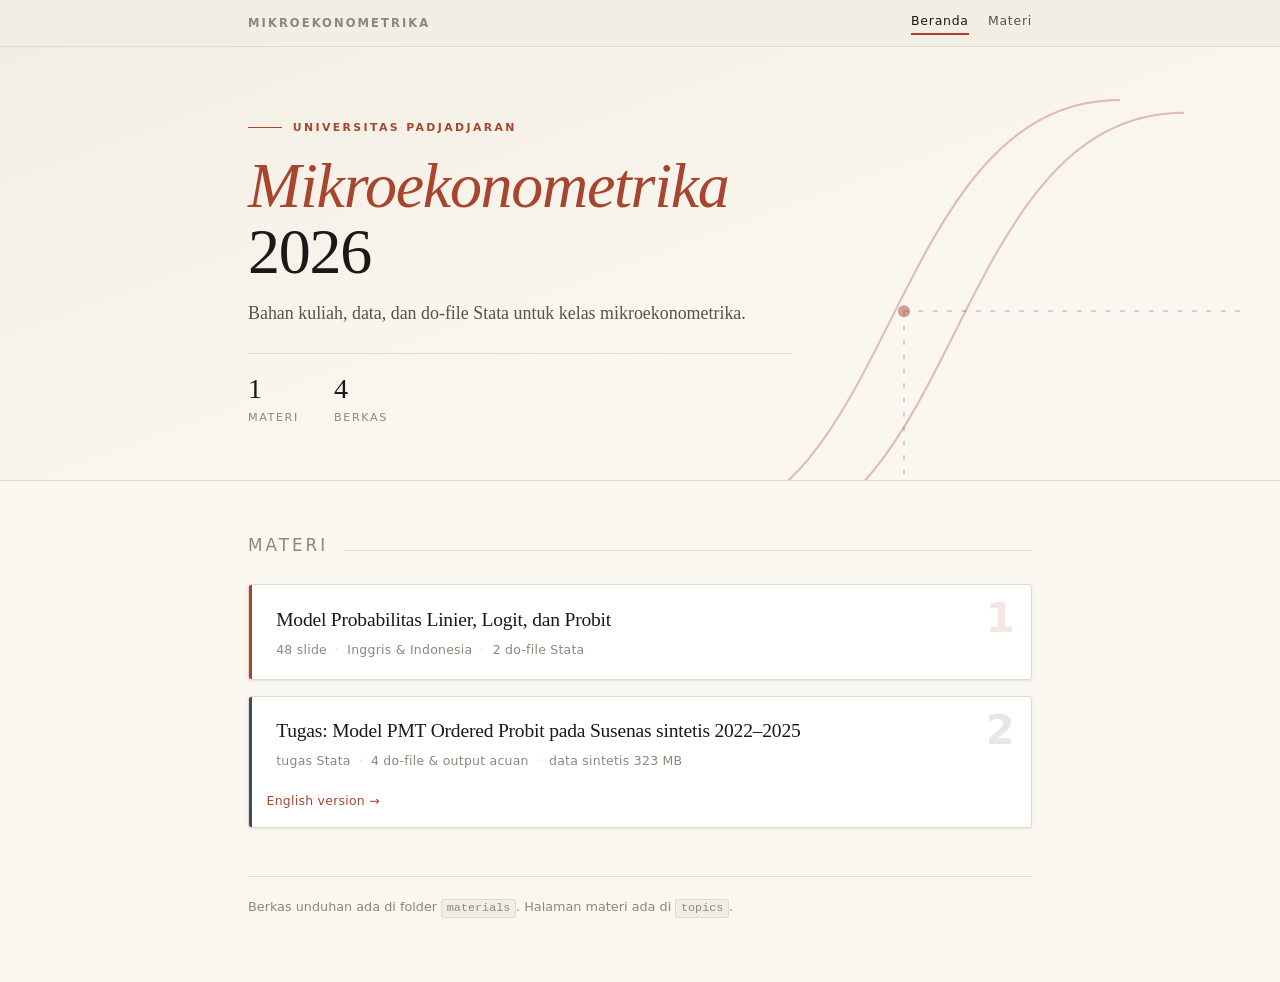
<file: index.html>
<!DOCTYPE html>
<html lang="id">
<head>
<meta charset="utf-8">
<meta name="viewport" content="width=device-width, initial-scale=1">
<title>Mikroekonometrika 2026</title>
<meta name="description" content="Bahan kuliah Mikroekonometrika, Universitas Padjadjaran.">
<link rel="canonical" href="https://anshory1972.github.io/miktrik2026/">
<link rel="stylesheet" href="assets/style.css">
</head>
<body>

<div class="topbar">
  <div class="inner">
    <a class="brand" href="index.html">Mikroekonometrika</a>
    <nav>
      <a href="index.html" aria-current="page">Beranda</a>
      <a href="index.html#materi">Materi</a>
    </nav>
  </div>
</div>

<div class="hero">
  <svg class="art" viewBox="0 0 800 420" preserveAspectRatio="xMaxYMid slice" aria-hidden="true">
    <!-- an S-curve, the shape the whole course turns on -->
    <g fill="none" stroke="currentColor" style="color:var(--terra)" stroke-width="1.3" opacity=".32">
      <path d="M430 372 C 560 372, 555 108, 700 108"/>
      <path d="M470 380 C 600 380, 595 116, 740 116"/>
    </g>
    <g fill="none" stroke="currentColor" style="color:var(--indigo)" stroke-width="1.1" opacity=".26">
      <path d="M430 372 L 780 372" stroke-dasharray="3 6"/>
      <path d="M565 240 L 780 240" stroke-dasharray="3 6"/>
      <path d="M565 240 L 565 400" stroke-dasharray="3 6"/>
    </g>
    <g fill="currentColor" style="color:var(--terra)" opacity=".5">
      <circle cx="565" cy="240" r="3.8"/>
    </g>
  </svg>

  <div class="inner">
    <p class="eyebrow">Universitas Padjadjaran</p>
    <h1><em>Mikroekonometrika</em><br>2026</h1>
    <p class="lede">Bahan kuliah, data, dan do-file Stata untuk kelas mikroekonometrika.</p>
    <div class="stats">
      <div class="stat"><span class="n">1</span><span class="l">Materi</span></div>
      <div class="stat"><span class="n">4</span><span class="l">Berkas</span></div>
    </div>
  </div>
</div>

<main>

  <div class="section-head" id="materi">
    <h2>Materi</h2><div class="fill"></div>
  </div>

  <ol class="list">

    <li class="card" style="--accent: var(--terra)">
      <a class="hit" href="topics/01-lpm-logit-probit.html">
        <span class="num">1</span>
        <h3>Model Probabilitas Linier, Logit, dan Probit</h3>
        <p class="meta"><span>48 slide</span><span>Inggris &amp; Indonesia</span><span>2 do-file Stata</span></p>
      </a>
    </li>

    <li class="card" style="--accent: var(--indigo)">
      <a class="hit" href="topics/02-pmt-assignment.html">
        <span class="num">2</span>
        <h3>Tugas: Model PMT Ordered Probit pada Susenas sintetis 2022&ndash;2025</h3>
        <p class="meta"><span>tugas Stata</span><span>4 do-file &amp; output acuan</span><span>data sintetis 323 MB</span></p>
      </a>
      <p class="meta" style="padding: 0 1.1rem 1rem"><a href="topics/02-pmt-assignment-en.html">English version &rarr;</a></p>
    </li>

  </ol>

  <footer>
    Berkas unduhan ada di folder <code>materials</code>. Halaman materi ada di <code>topics</code>.
  </footer>

</main>

</body>
</html>
</file>
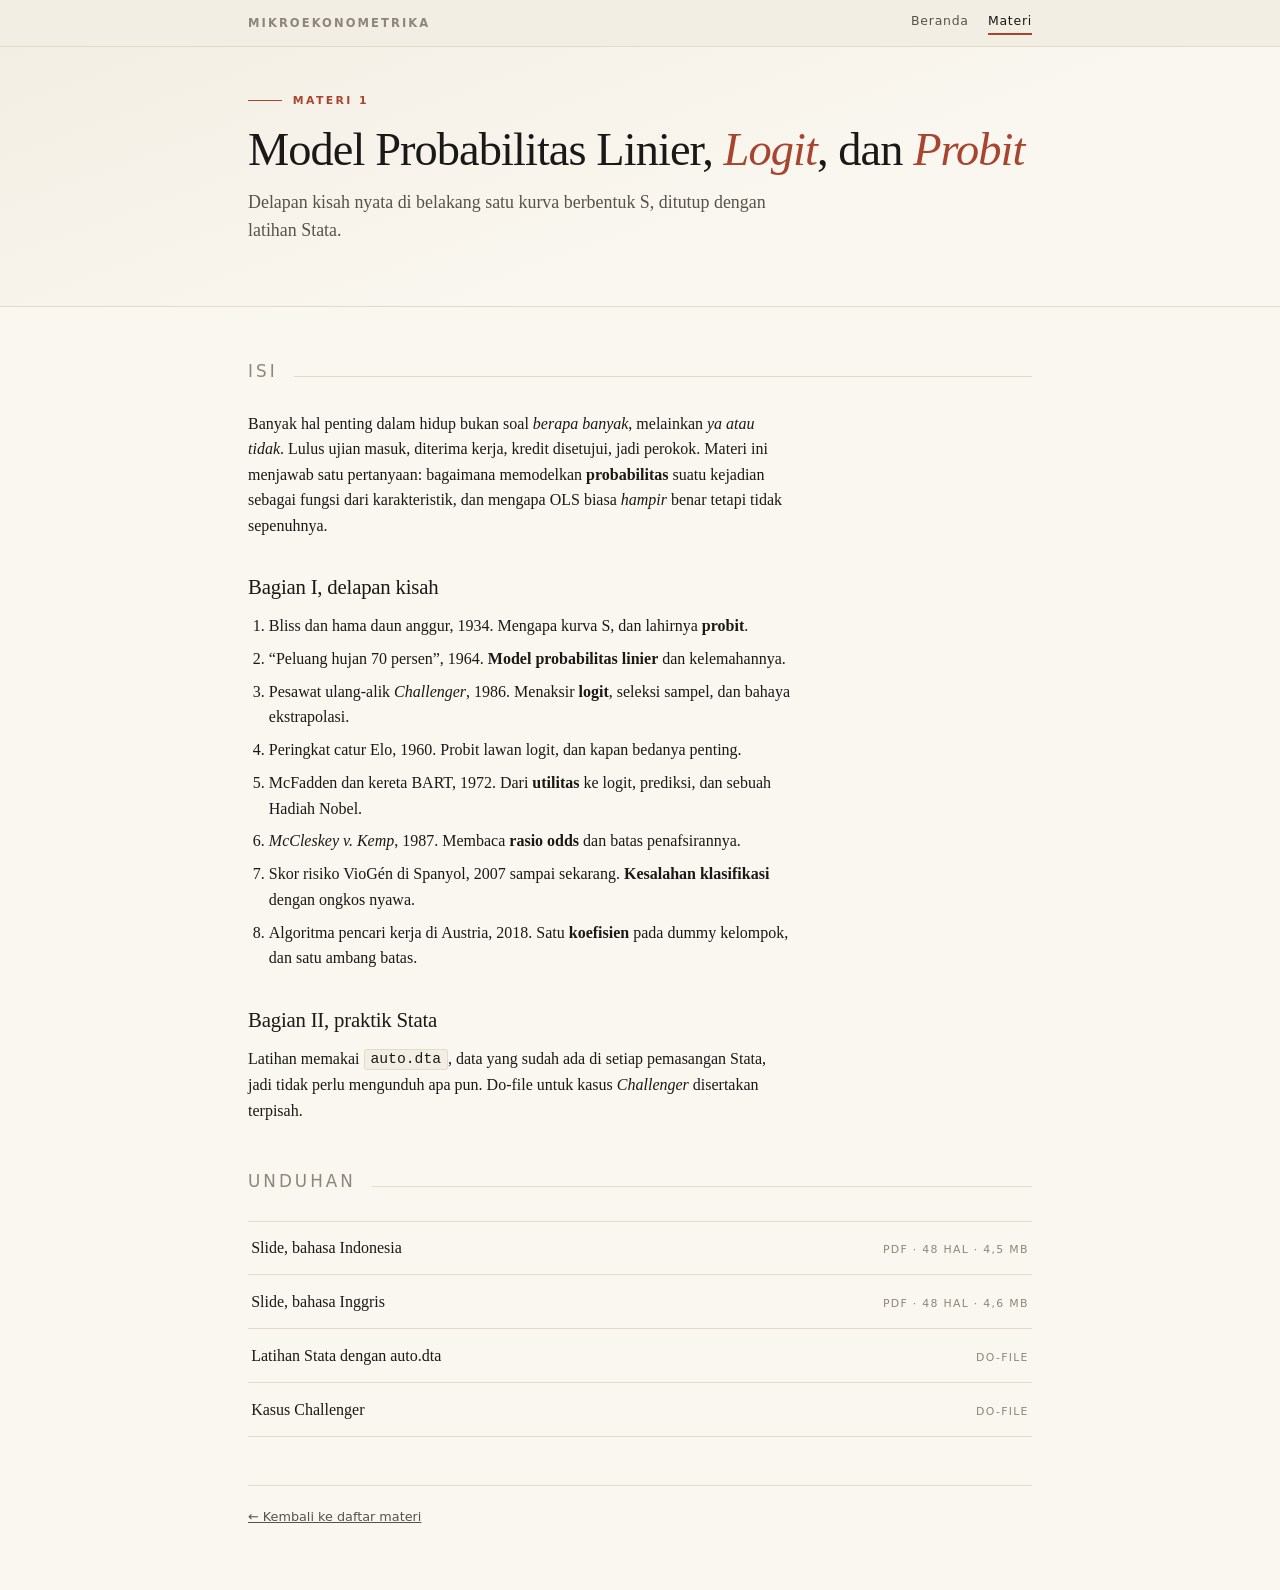
<file: topics/01-lpm-logit-probit.html>
<!DOCTYPE html>
<html lang="id">
<head>
<meta charset="utf-8">
<meta name="viewport" content="width=device-width, initial-scale=1">
<title>Model Probabilitas Linier, Logit, dan Probit — Mikroekonometrika 2026</title>
<meta name="description" content="Slide dan do-file Stata untuk materi LPM, logit, dan probit.">
<link rel="canonical" href="https://anshory1972.github.io/miktrik2026/topics/01-lpm-logit-probit.html">
<link rel="stylesheet" href="../assets/style.css">
</head>
<body>

<div class="topbar">
  <div class="inner">
    <a class="brand" href="../index.html">Mikroekonometrika</a>
    <nav>
      <a href="../index.html">Beranda</a>
      <a href="../index.html#materi" aria-current="page">Materi</a>
    </nav>
  </div>
</div>

<div class="hero compact">
  <div class="inner">
    <p class="eyebrow">Materi 1</p>
    <h1>Model Probabilitas Linier, <em>Logit</em>, dan <em>Probit</em></h1>
    <p class="lede">Delapan kisah nyata di belakang satu kurva berbentuk S, ditutup dengan latihan Stata.</p>
  </div>
</div>

<main>

  <div class="section-head">
    <h2>Isi</h2><div class="fill"></div>
  </div>

  <div class="prose">
    <p>Banyak hal penting dalam hidup bukan soal <em>berapa banyak</em>, melainkan <em>ya atau tidak</em>. Lulus ujian masuk, diterima kerja, kredit disetujui, jadi perokok. Materi ini menjawab satu pertanyaan: bagaimana memodelkan <strong>probabilitas</strong> suatu kejadian sebagai fungsi dari karakteristik, dan mengapa OLS biasa <em>hampir</em> benar tetapi tidak sepenuhnya.</p>

    <h3>Bagian I, delapan kisah</h3>
    <ol>
      <li>Bliss dan hama daun anggur, 1934. Mengapa kurva S, dan lahirnya <strong>probit</strong>.</li>
      <li>&ldquo;Peluang hujan 70 persen&rdquo;, 1964. <strong>Model probabilitas linier</strong> dan kelemahannya.</li>
      <li>Pesawat ulang-alik <em>Challenger</em>, 1986. Menaksir <strong>logit</strong>, seleksi sampel, dan bahaya ekstrapolasi.</li>
      <li>Peringkat catur Elo, 1960. Probit lawan logit, dan kapan bedanya penting.</li>
      <li>McFadden dan kereta BART, 1972. Dari <strong>utilitas</strong> ke logit, prediksi, dan sebuah Hadiah Nobel.</li>
      <li><em>McCleskey v. Kemp</em>, 1987. Membaca <strong>rasio odds</strong> dan batas penafsirannya.</li>
      <li>Skor risiko VioGén di Spanyol, 2007 sampai sekarang. <strong>Kesalahan klasifikasi</strong> dengan ongkos nyawa.</li>
      <li>Algoritma pencari kerja di Austria, 2018. Satu <strong>koefisien</strong> pada dummy kelompok, dan satu ambang batas.</li>
    </ol>

    <h3>Bagian II, praktik Stata</h3>
    <p>Latihan memakai <code>auto.dta</code>, data yang sudah ada di setiap pemasangan Stata, jadi tidak perlu mengunduh apa pun. Do-file untuk kasus <em>Challenger</em> disertakan terpisah.</p>
  </div>

  <div class="section-head" style="margin-top:2.8rem">
    <h2>Unduhan</h2><div class="fill"></div>
  </div>

  <ul class="files">
    <li><a href="../materials/slides/lpm_logit_probit_id.pdf">
      <span class="name">Slide, bahasa Indonesia</span>
      <span class="tag">PDF &middot; 48 hal &middot; 4,5 MB</span></a></li>
    <li><a href="../materials/slides/lpm_logit_probit_en.pdf">
      <span class="name">Slide, bahasa Inggris</span>
      <span class="tag">PDF &middot; 48 hal &middot; 4,6 MB</span></a></li>
    <li><a href="../materials/stata/auto_logit.do">
      <span class="name">Latihan Stata dengan auto.dta</span>
      <span class="tag">do-file</span></a></li>
    <li><a href="../materials/stata/challenger.do">
      <span class="name">Kasus Challenger</span>
      <span class="tag">do-file</span></a></li>
  </ul>

  <footer>
    <a href="../index.html">&larr; Kembali ke daftar materi</a>
  </footer>

</main>

</body>
</html>
</file>
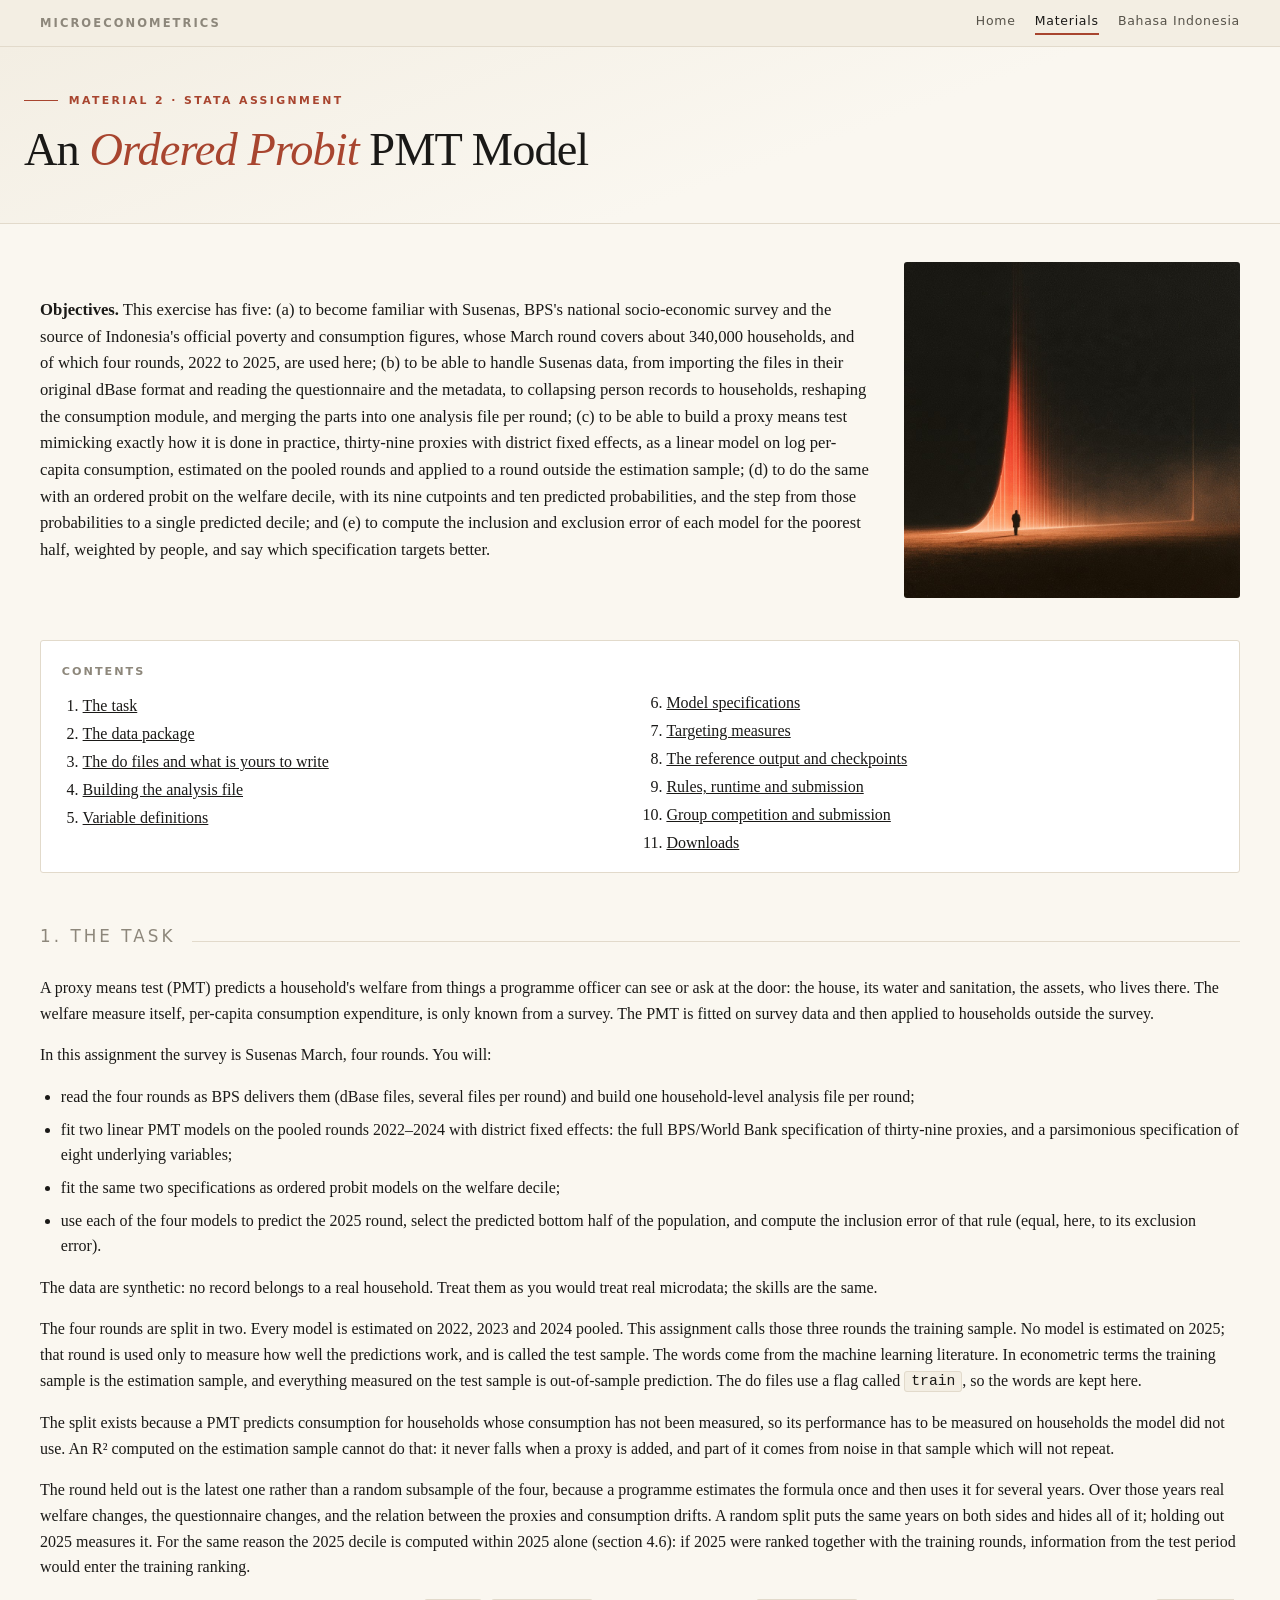
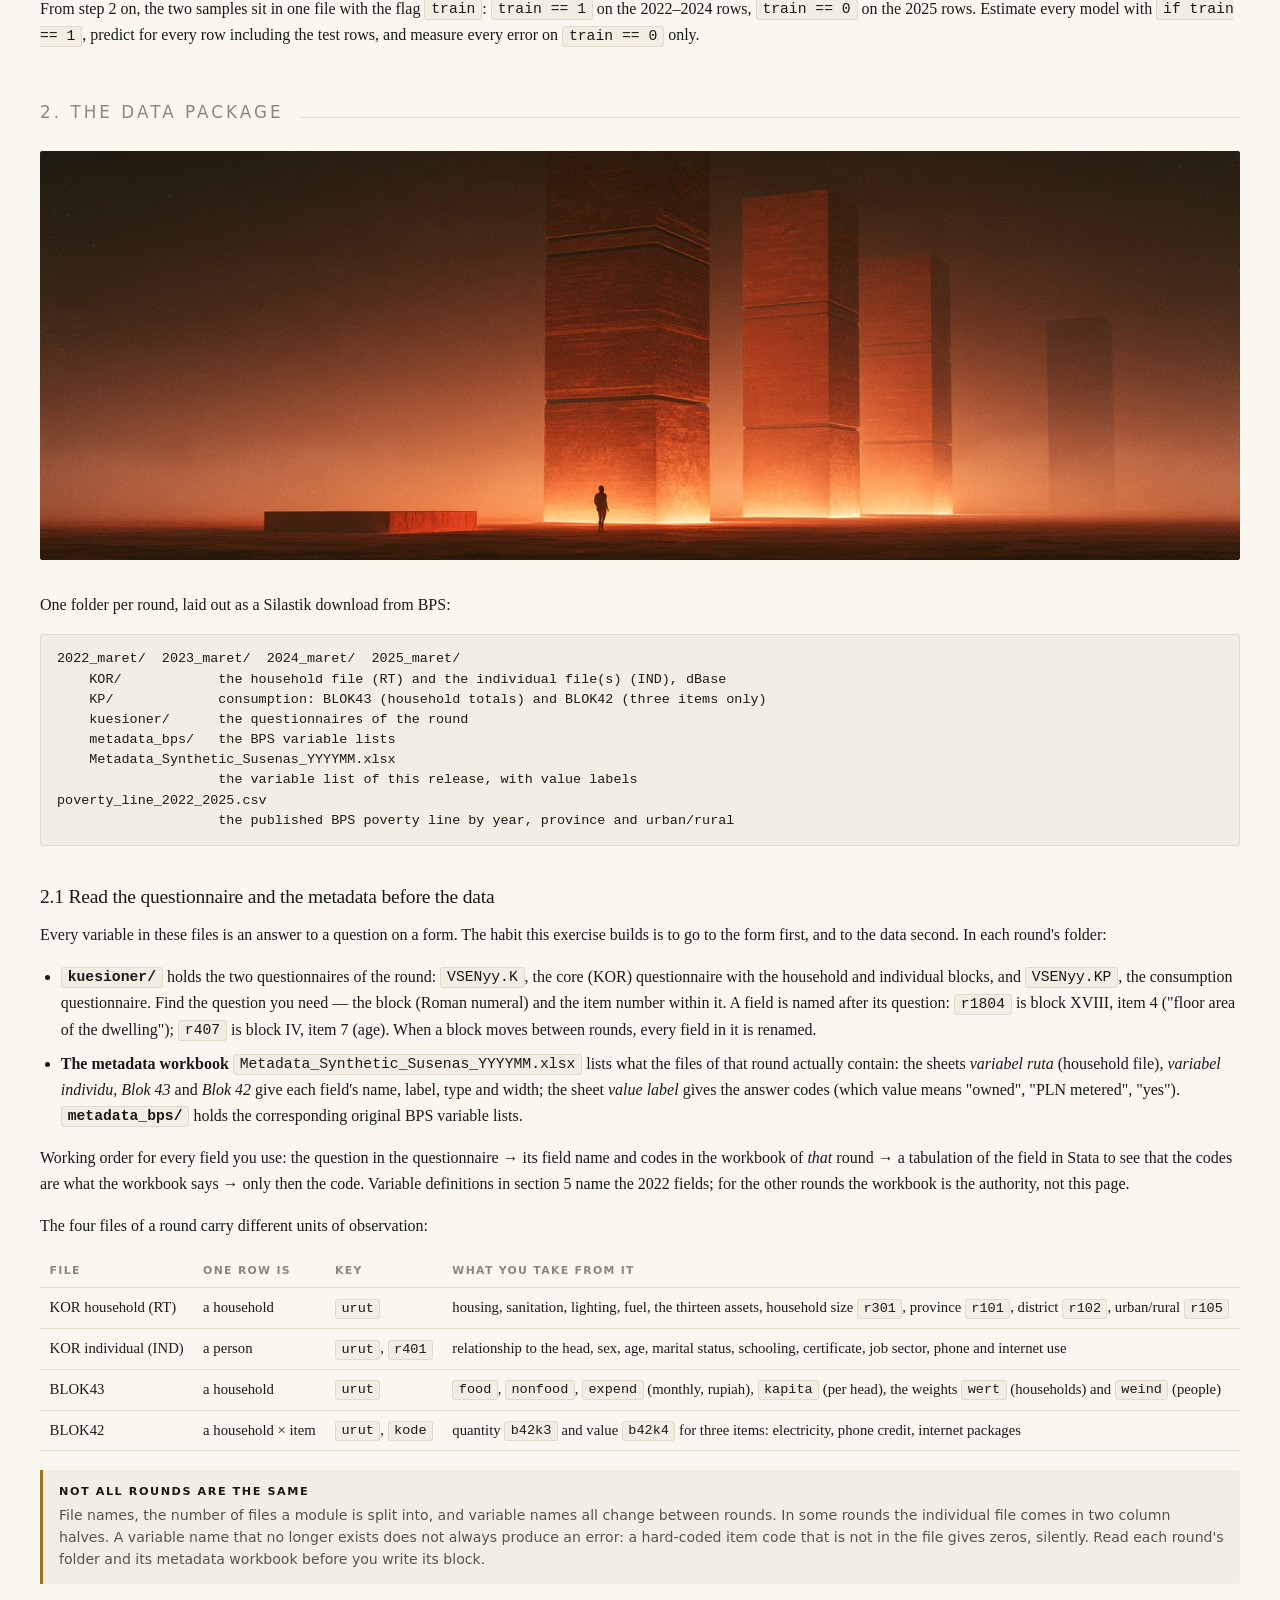
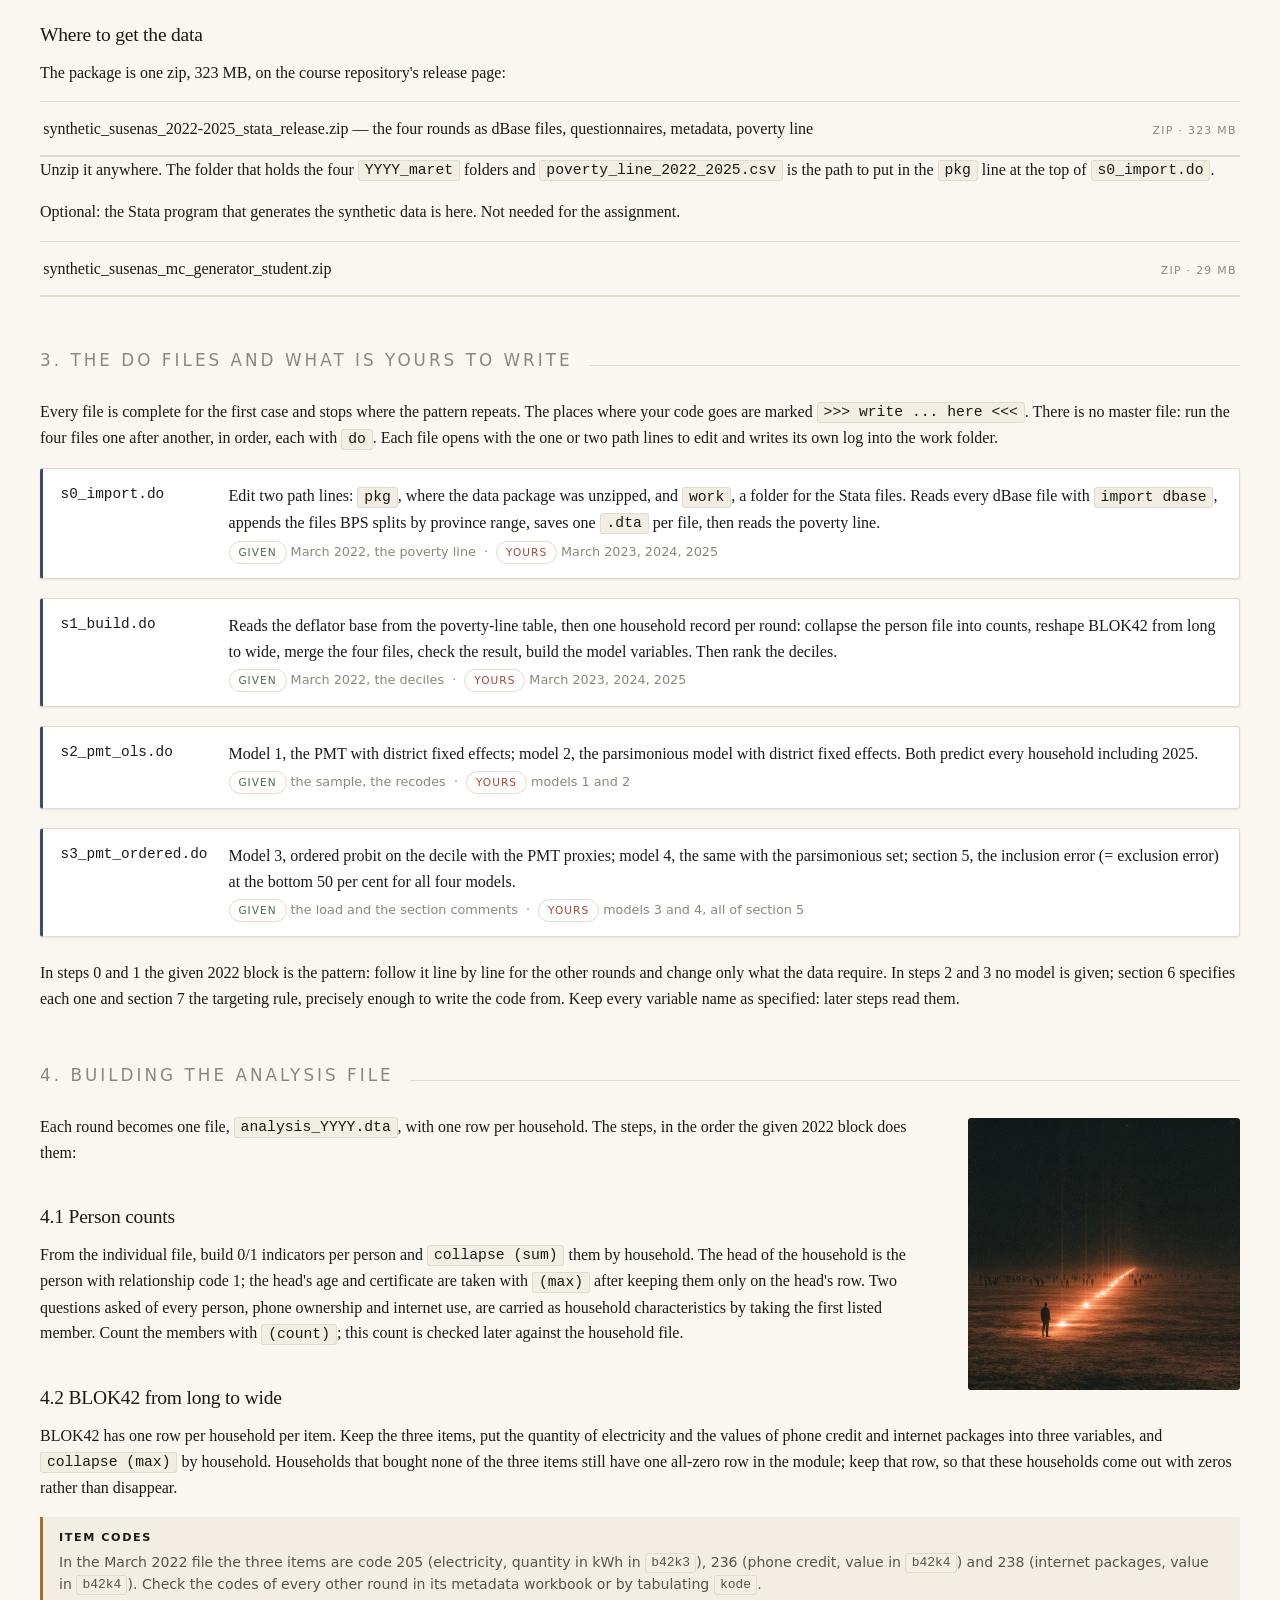
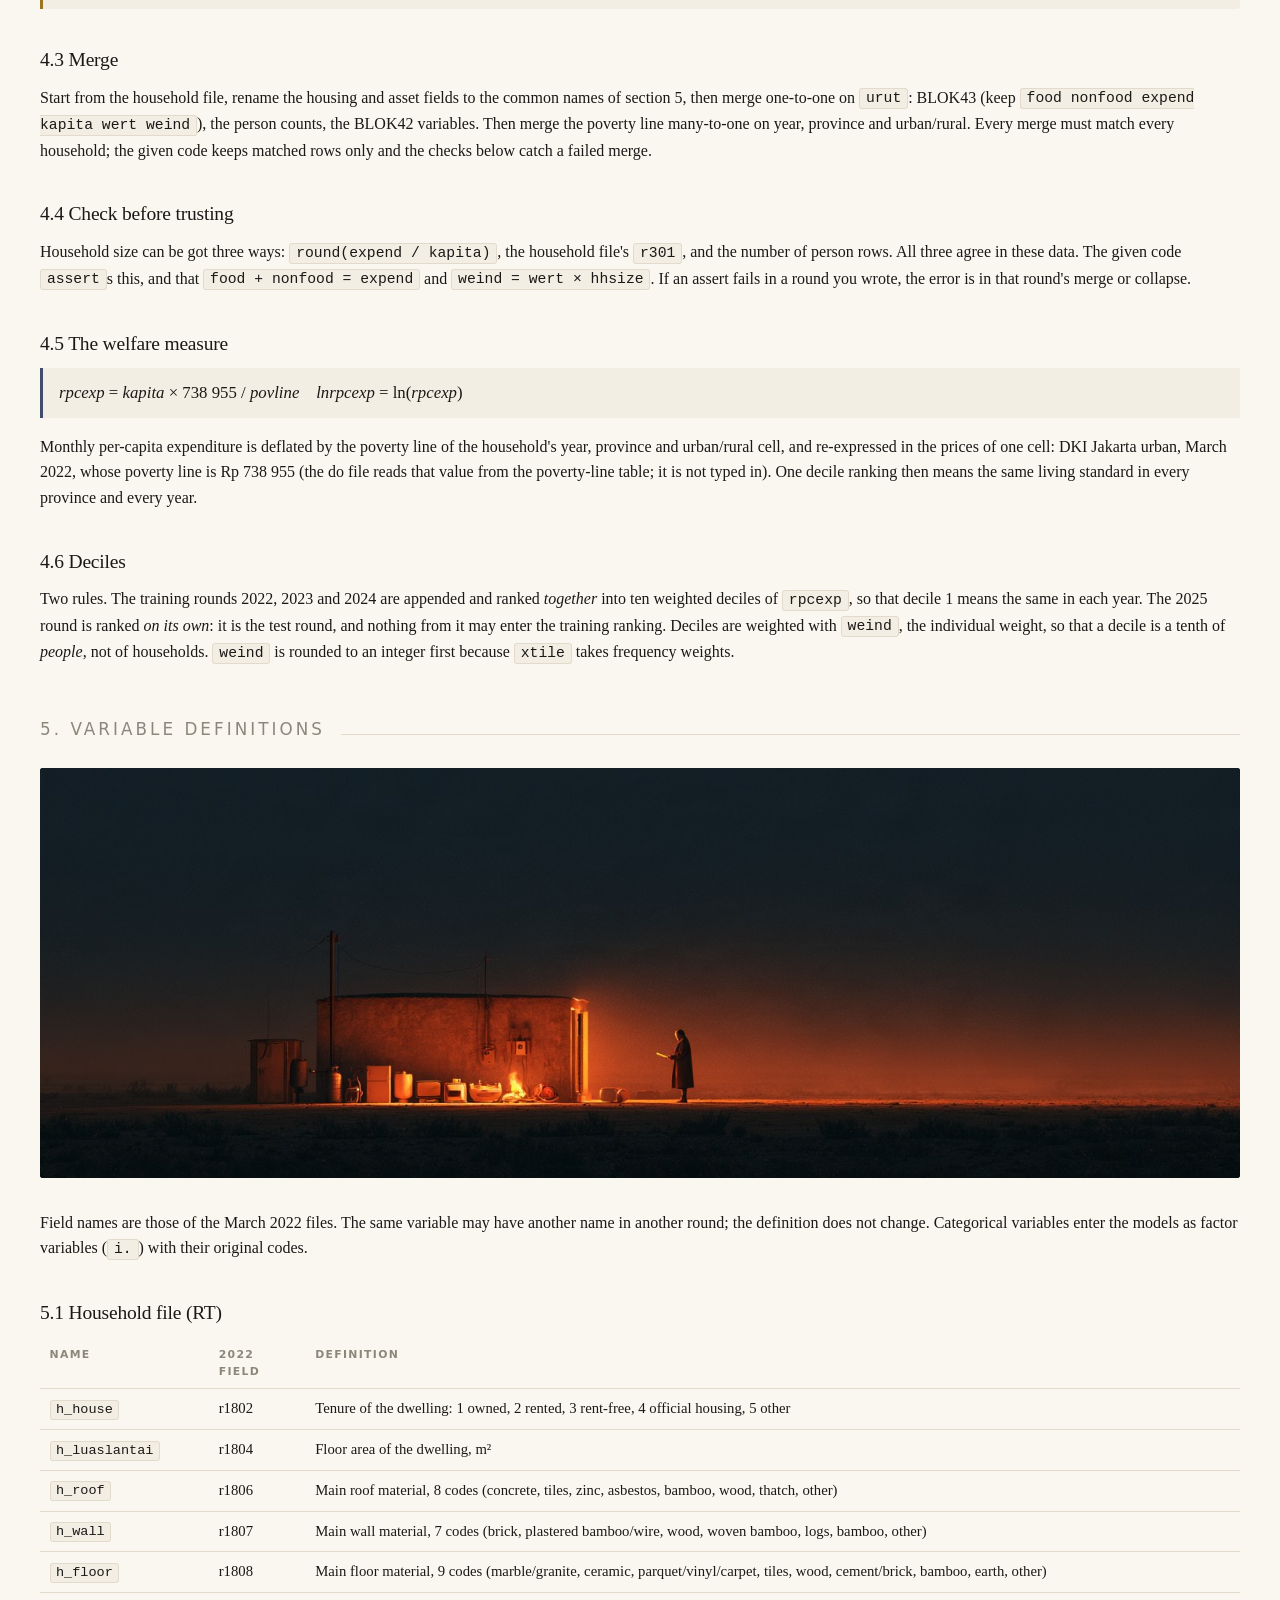
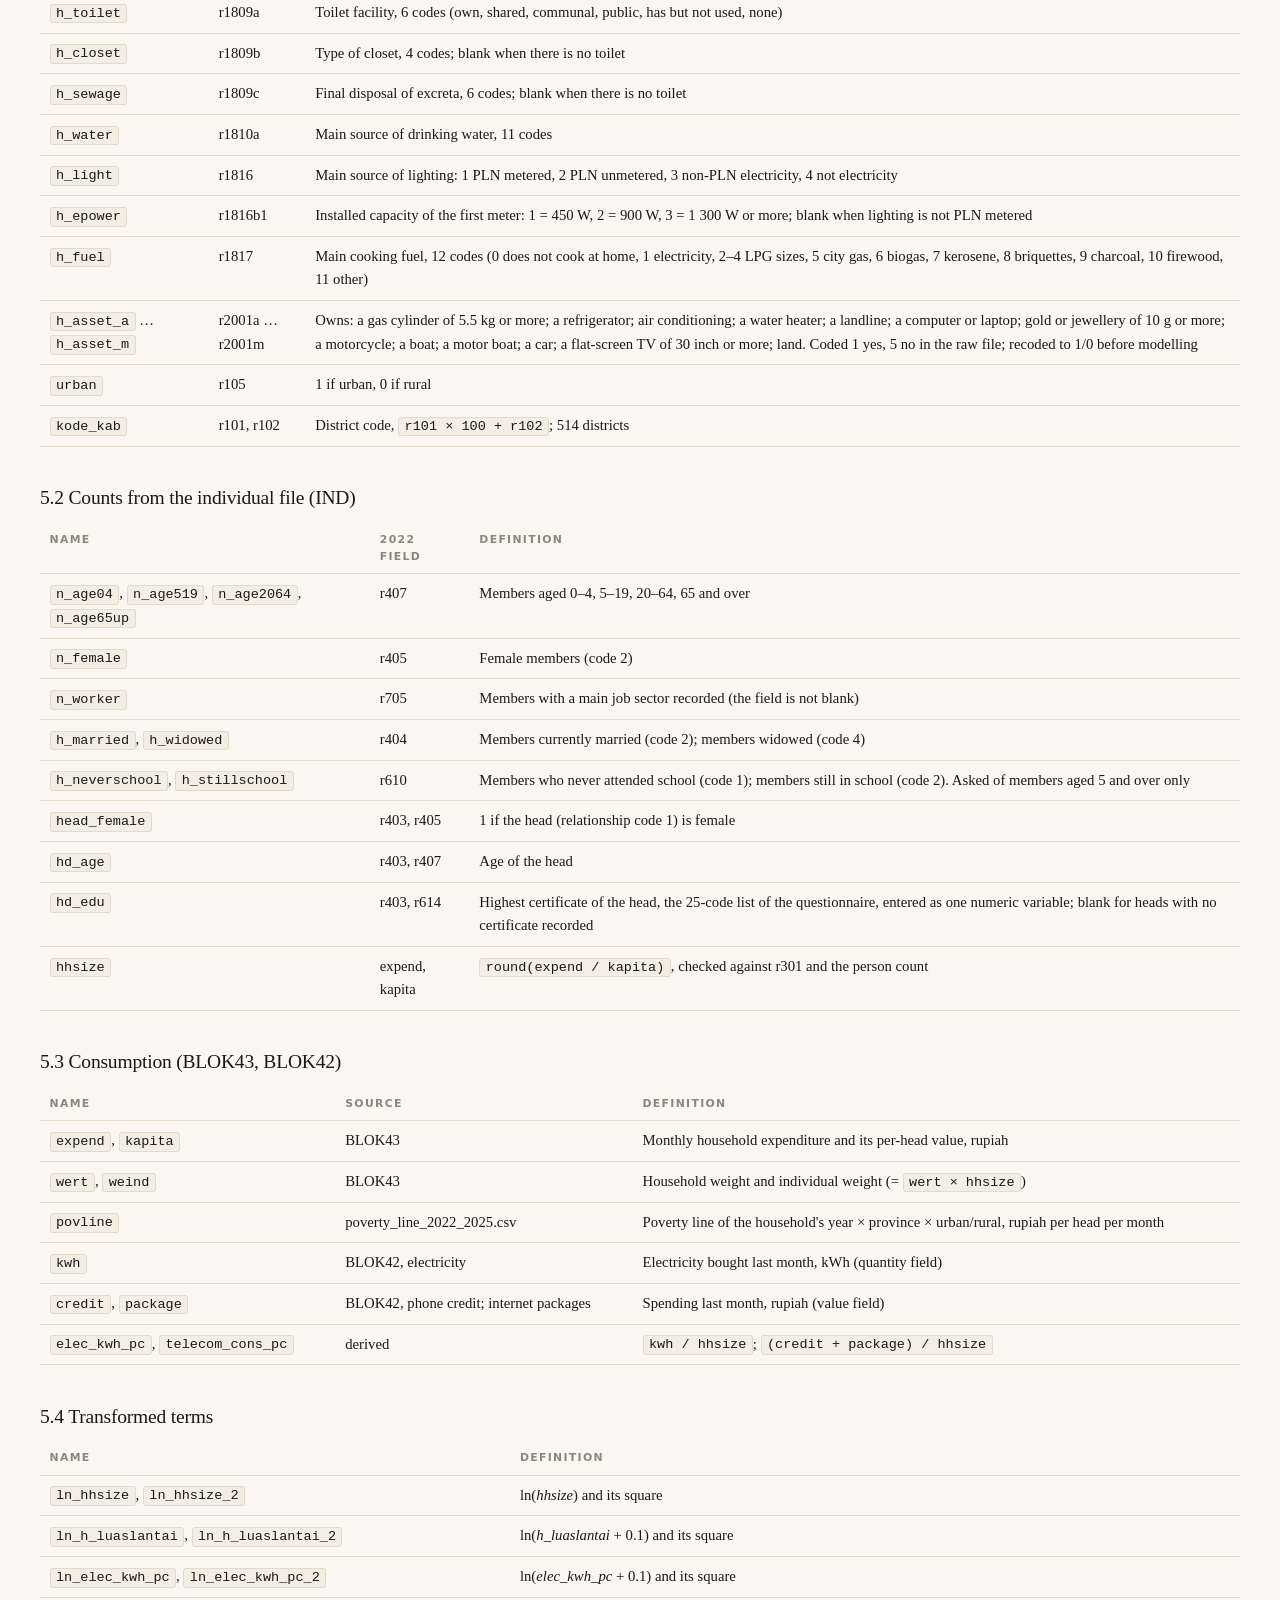
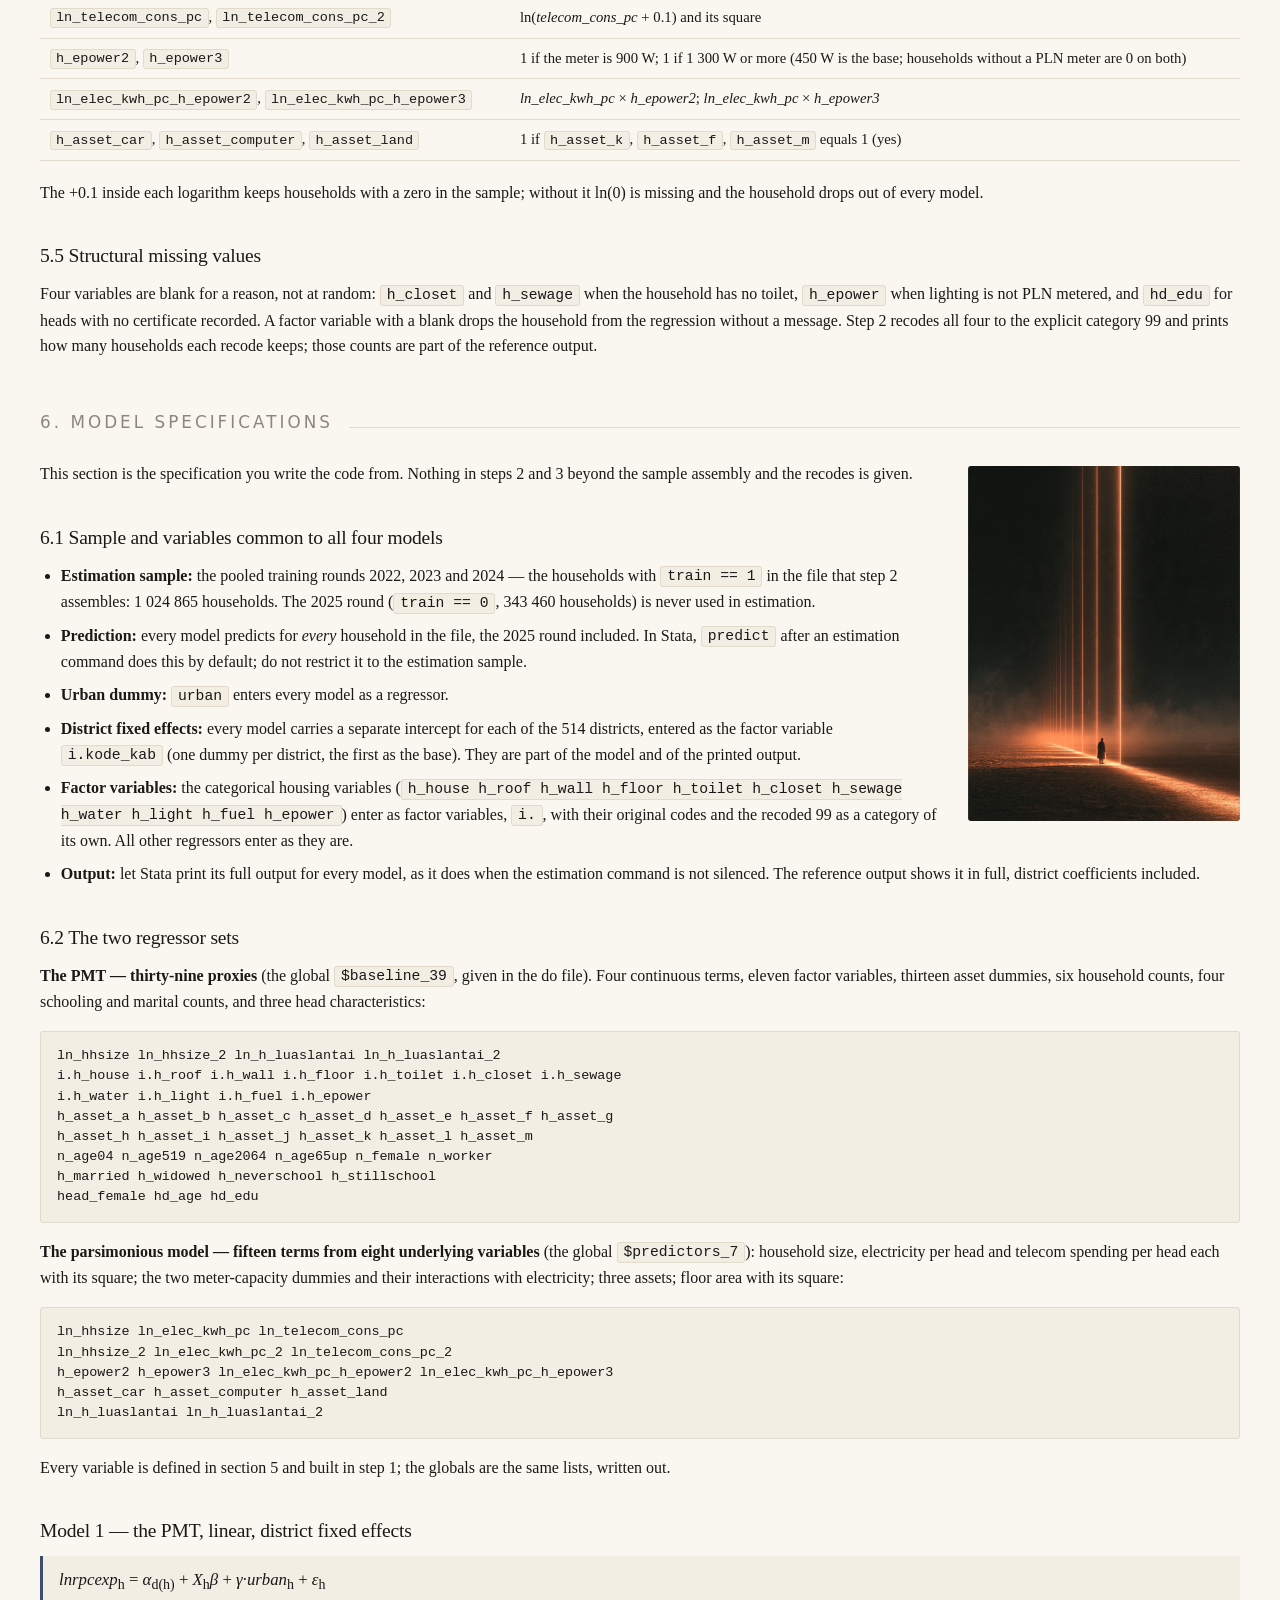
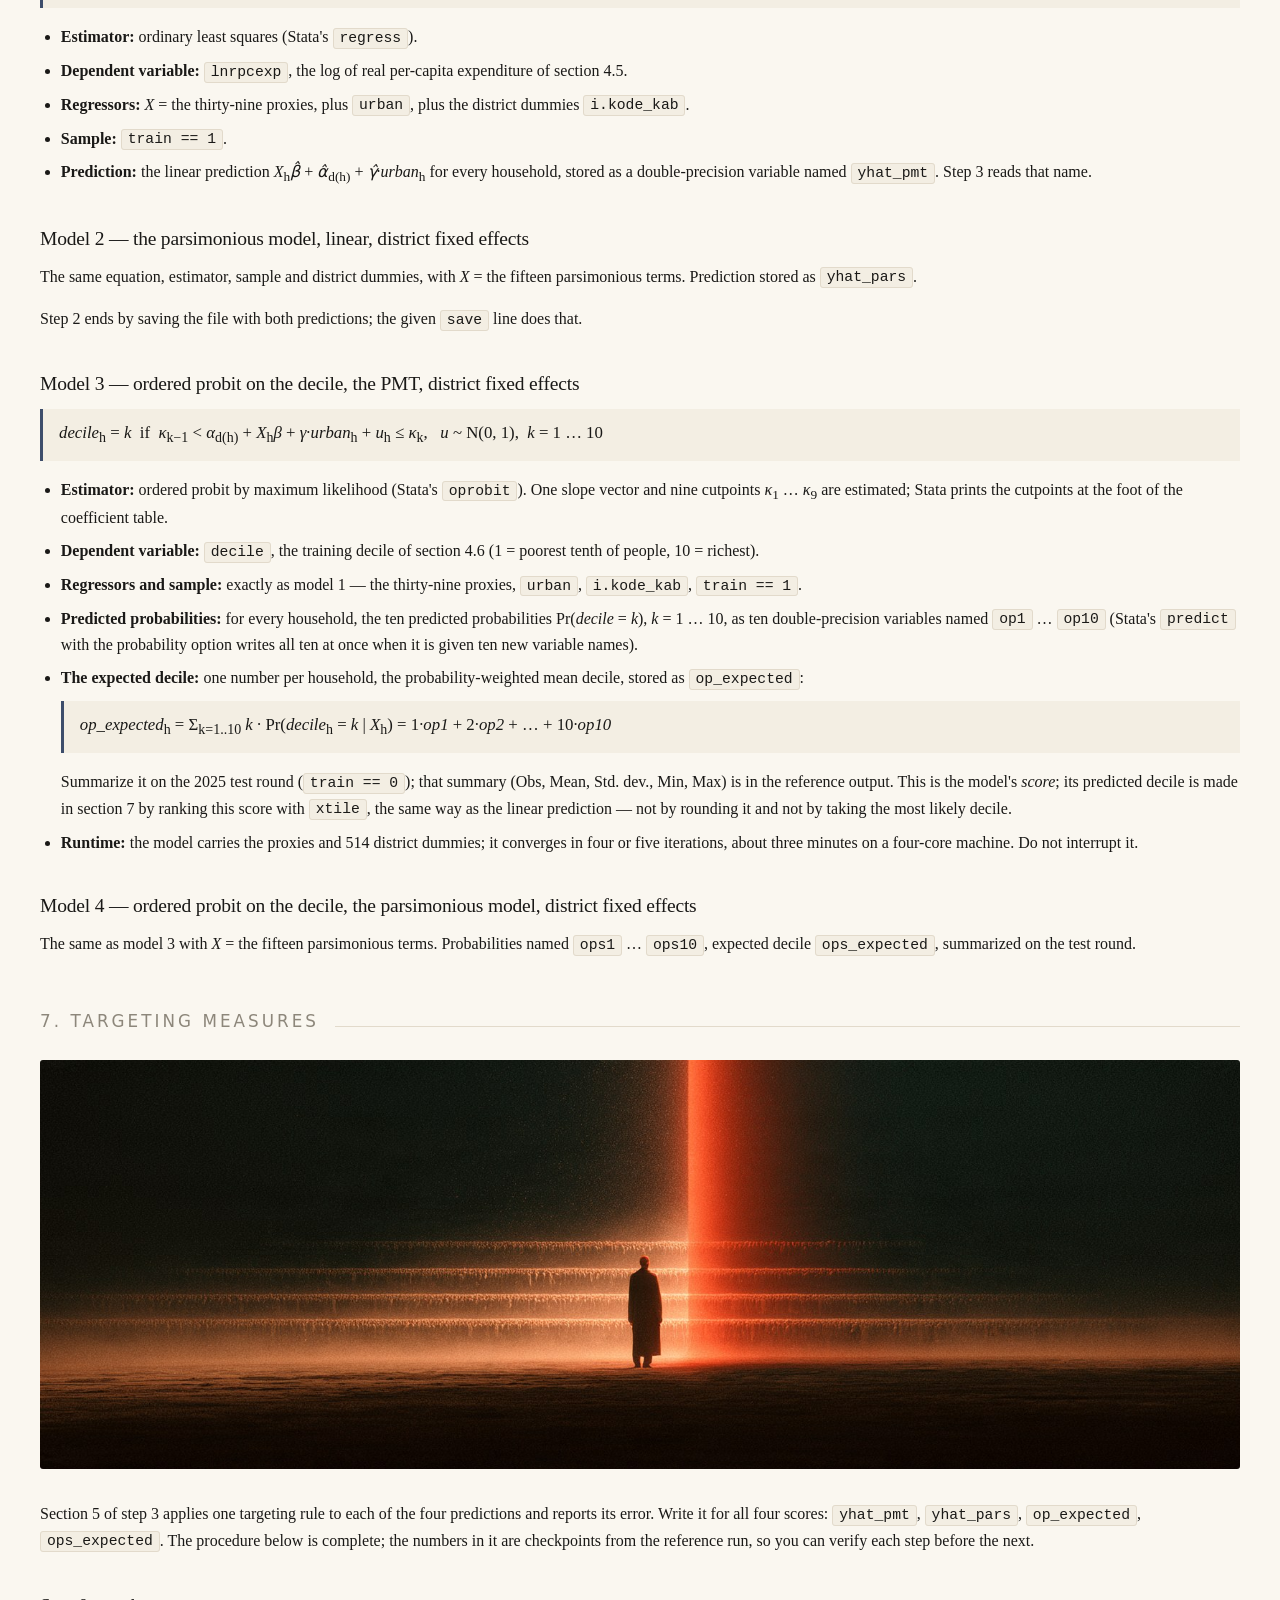
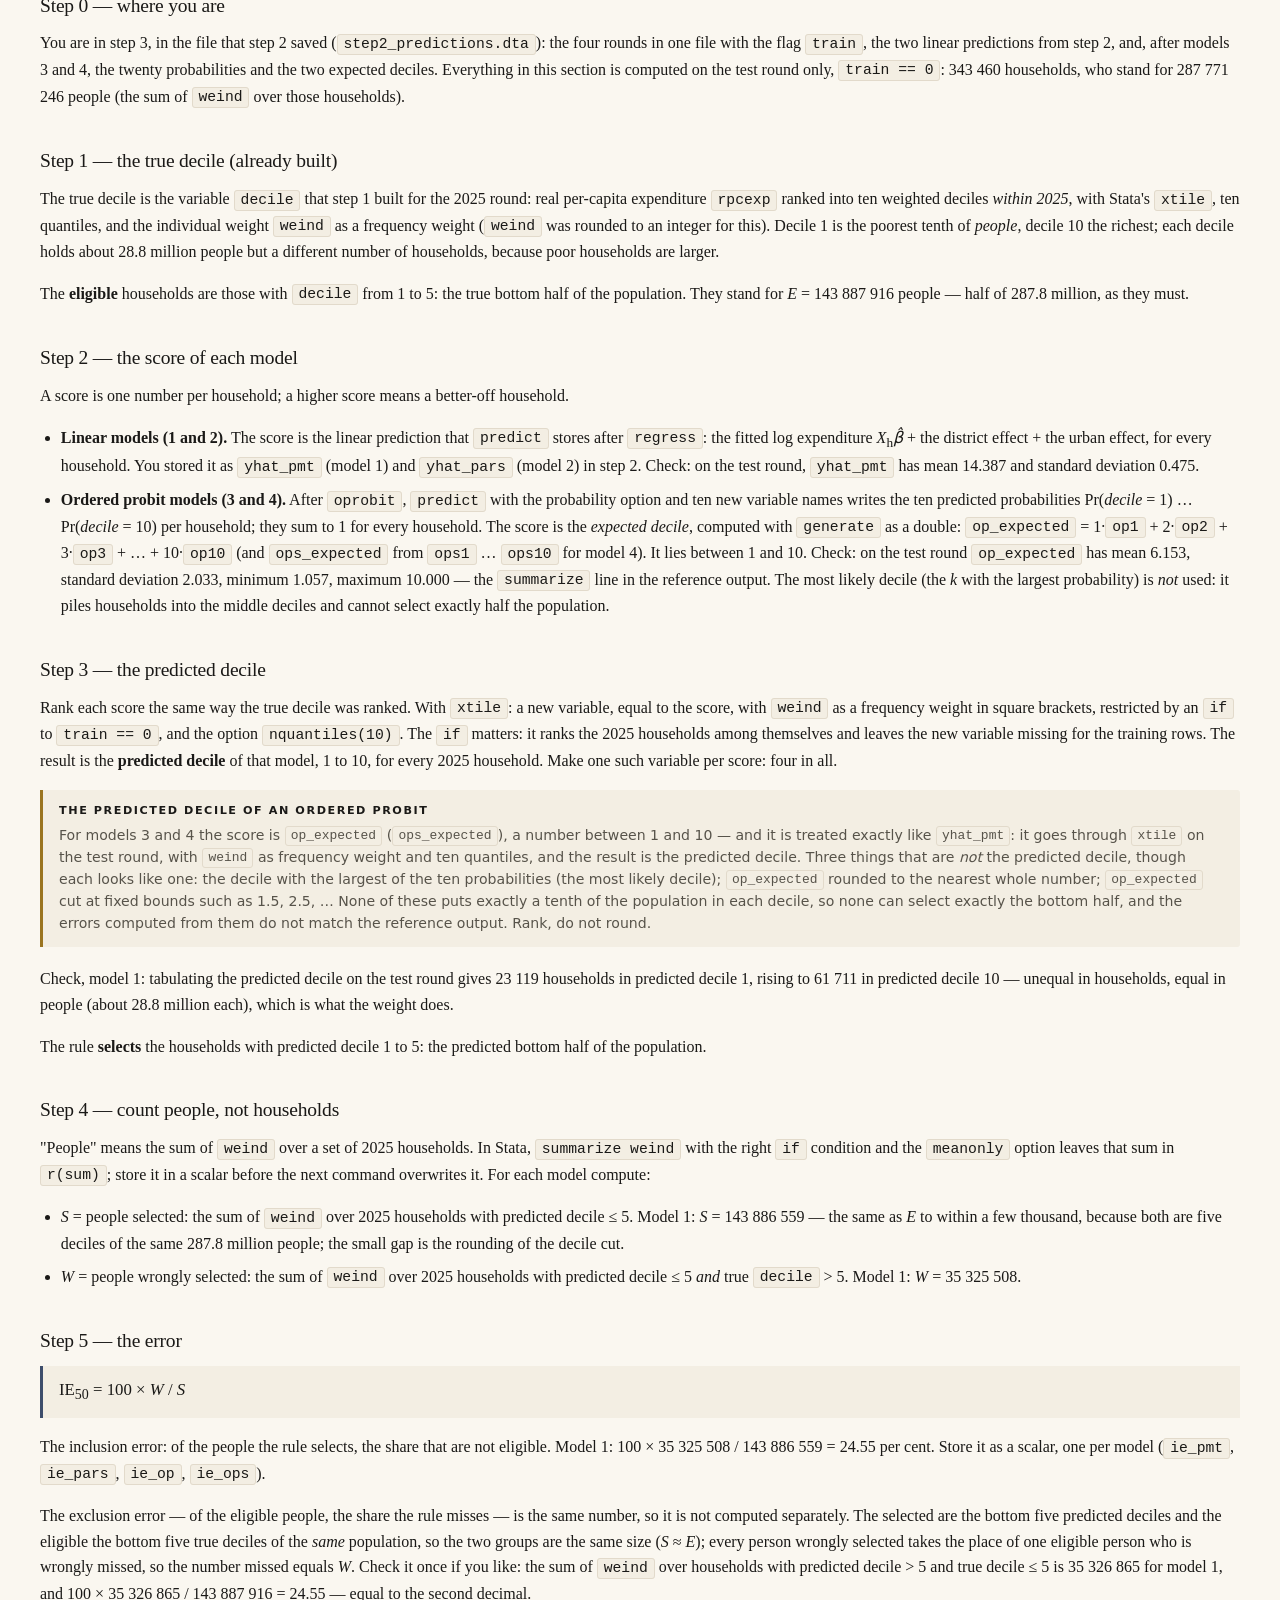
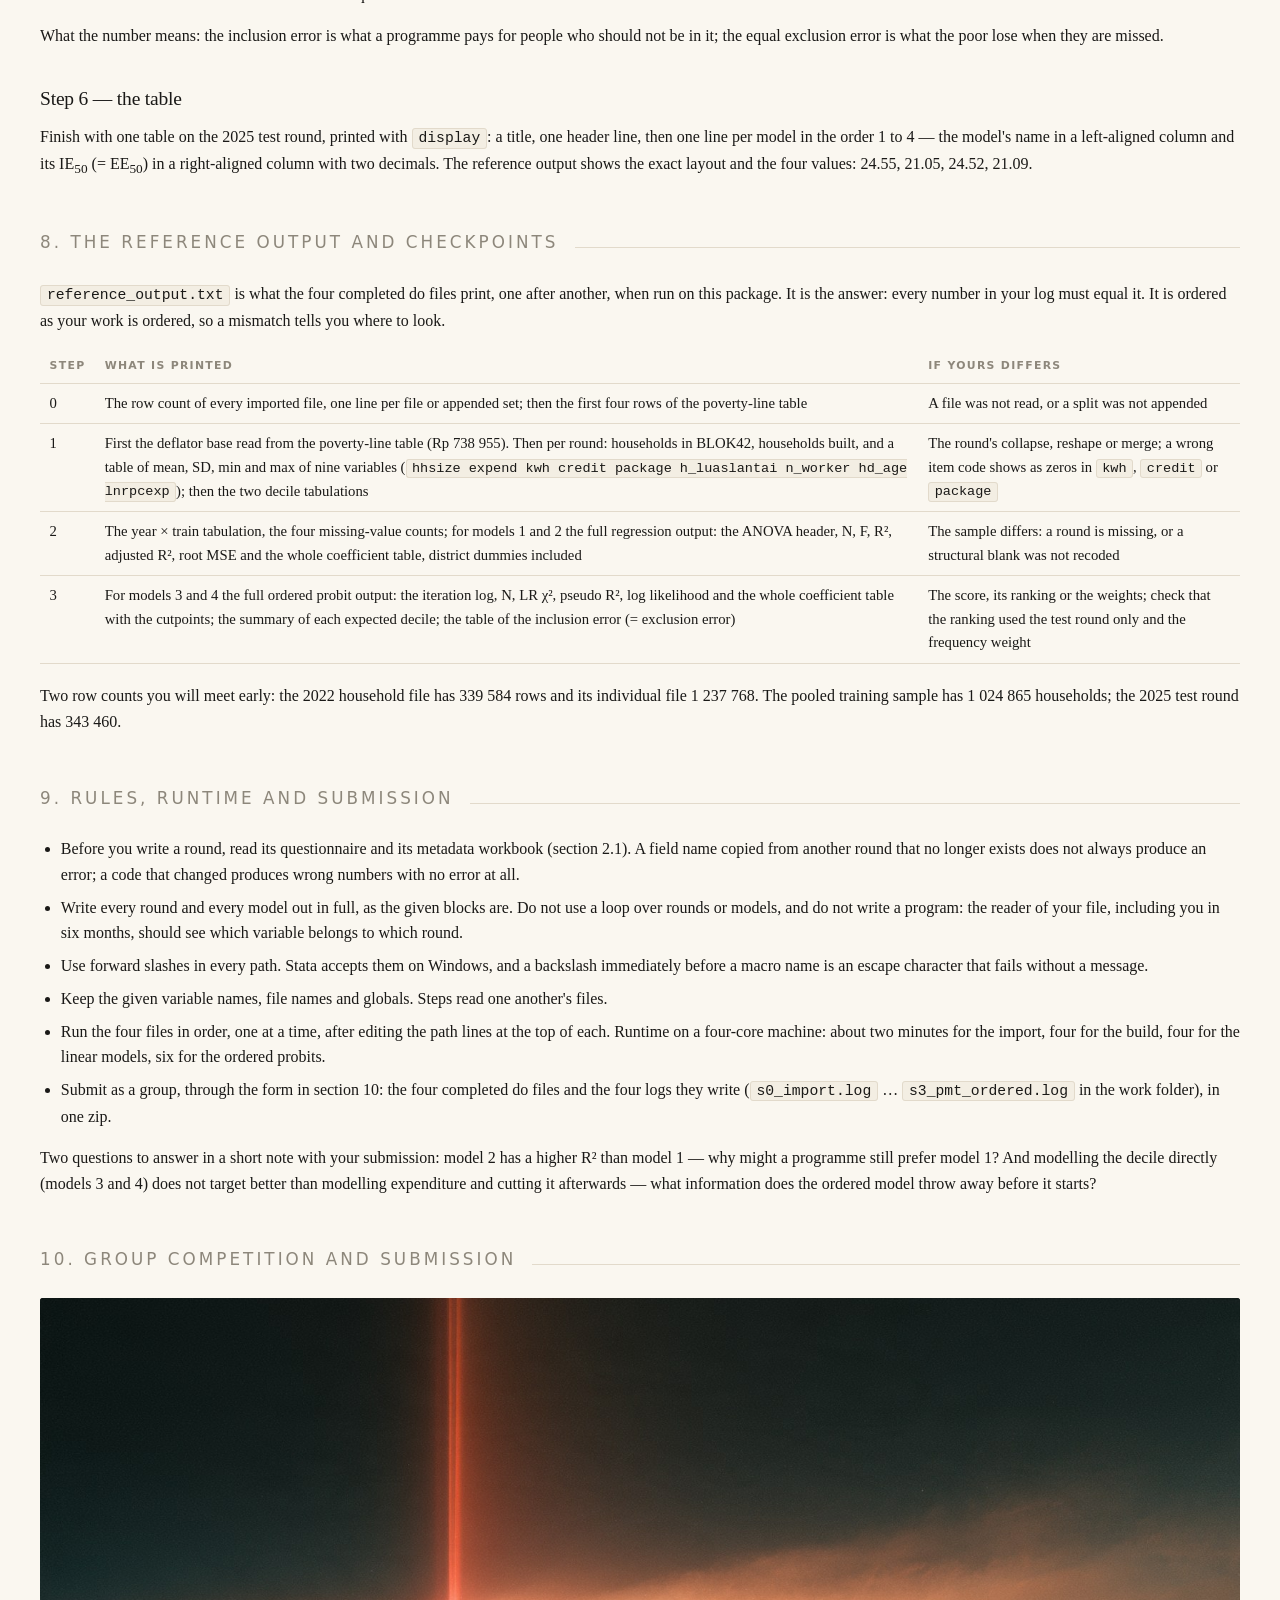
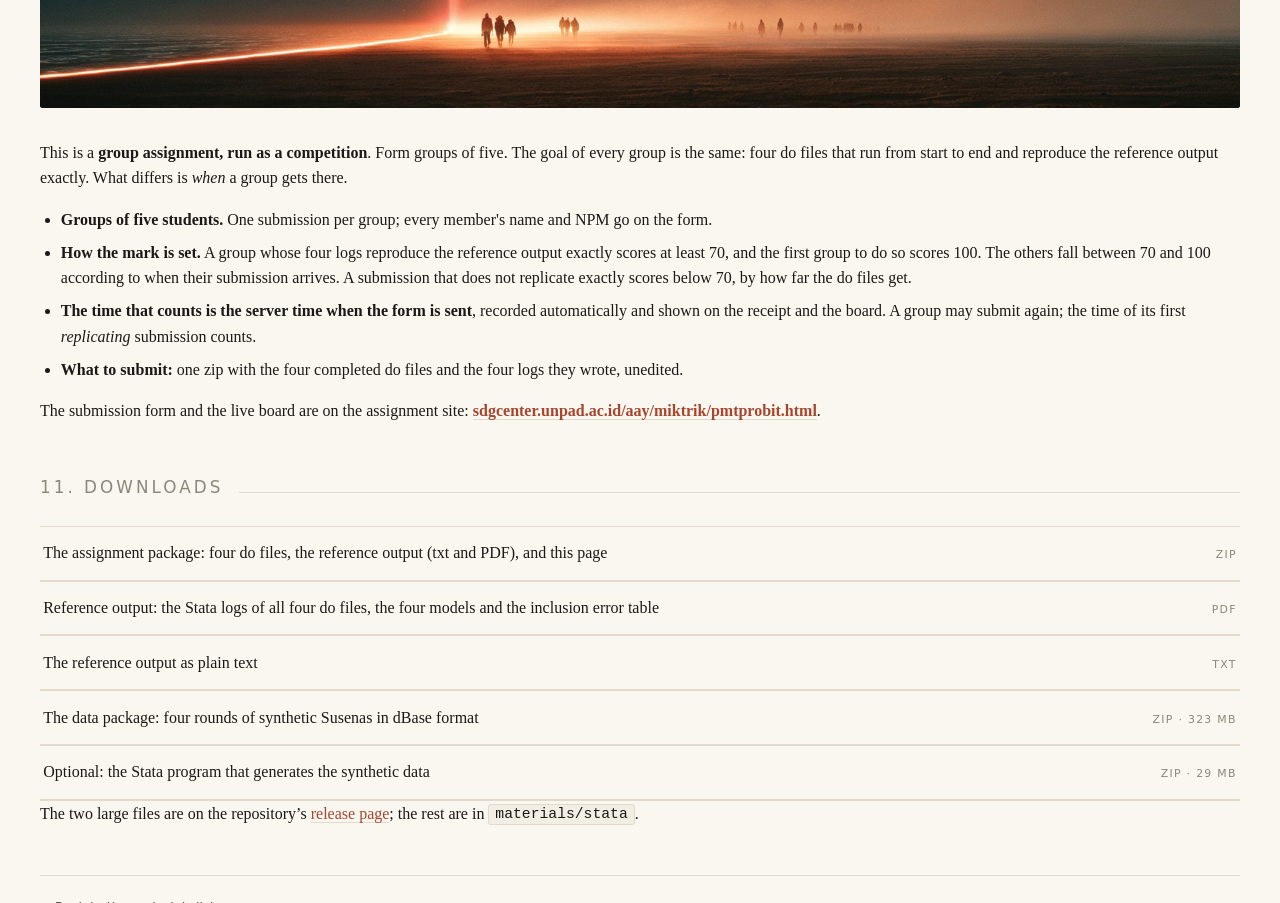
<file: topics/02-pmt-assignment-en.html>
<!DOCTYPE html>
<html lang="en">
<head>
<meta charset="utf-8">
<meta name="viewport" content="width=device-width, initial-scale=1">
<title>An Ordered Probit PMT Model &mdash; Microeconometrics 2026</title>
<meta name="description" content="Stata assignment: fit and test a proxy means test as an ordered probit on synthetic Susenas 2022-2025. Data, do files, variable definitions, model specifications, targeting measures.">
<link rel="canonical" href="https://anshory1972.github.io/miktrik2026/topics/02-pmt-assignment-en.html">
<meta property="og:type" content="article">
<meta property="og:title" content="An Ordered Probit PMT Model">
<meta property="og:description" content="Stata assignment: fit and test a proxy means test as an ordered probit on synthetic Susenas 2022-2025.">
<meta property="og:image" content="https://anshory1972.github.io/miktrik2026/assets/art/pmt-hero-og-a0d71bdb.jpg">
<meta property="og:image:secure_url" content="https://anshory1972.github.io/miktrik2026/assets/art/pmt-hero-og-a0d71bdb.jpg">
<meta property="og:image:type" content="image/jpeg">
<meta property="og:image:width" content="1200">
<meta property="og:image:height" content="630">
<meta property="og:image:alt" content="Illustration: a wall of light shaped like a distribution curve rising over a dark plain, with one small figure standing at its foot">
<meta property="og:url" content="https://anshory1972.github.io/miktrik2026/topics/02-pmt-assignment-en.html">
<meta property="og:site_name" content="Mikroekonometrika 2026">
<meta property="og:locale" content="en_US">
<meta name="twitter:card" content="summary_large_image">
<meta name="twitter:title" content="An Ordered Probit PMT Model">
<meta name="twitter:description" content="Stata assignment: fit and test a proxy means test as an ordered probit on synthetic Susenas 2022-2025.">
<meta name="twitter:image" content="https://anshory1972.github.io/miktrik2026/assets/art/pmt-hero-og-a0d71bdb.jpg">
<link rel="stylesheet" href="../assets/style.css">
<style>
/* --- the assignment page: what the house stylesheet does not cover --- */
/* A long reference page, not a short topic note. The site caps its column at
   52rem; here the page runs edge to edge inside a 2.5rem gutter, and on a
   desktop screen the contents becomes a sticky left column so the width is
   used rather than left empty. */
main { max-width: none; padding: 2.4rem 2.5rem 4rem; }
.topbar .inner, .hero .inner { max-width: none; padding-left: 2.5rem; padding-right: 2.5rem; }
.hero .lede { max-width: none; }
.prose, .prose p, .prose li, .prose h3 { max-width: none; }
/* the contents sits at the top of the page and scrolls away with it: no
   floating sidebar. Two columns of links so it stays short. */
/* the opening block: the objectives beside the illustration. One column on a
   phone, where the picture sits under the text at a size that does not fill
   the screen. */
.opening { margin: 0 0 2.6rem; display: grid; gap: 2.2rem;
           grid-template-columns: minmax(0, 1fr) 21rem; align-items: center; }
.opening p { font-size: 1.04rem; max-width: none; margin: 0; }
.opening-art { display: block; width: 100%; height: auto; border-radius: 3px;
               background: #16110e; }
@media screen and (max-width: 64rem) {
  .opening { grid-template-columns: 1fr; gap: 1.4rem; }
  /* the picture comes first on a phone, so the page does not open with a
     screenful of text */
  .opening-art { order: 1; max-width: 20rem; margin: 0 auto; }
  .opening > div { order: 2; }
}
/* the section illustrations: a full-width band under a heading, or a block
   beside the section's opening paragraph. One column on a phone, picture first. */
figure.band { margin: 1.5rem 0 2rem; }
figure.band img { display: block; width: 100%; height: clamp(11rem, 32vw, 27rem);
                  object-fit: cover; border-radius: 3px; background: #16110e; }
.float-art { width: 17rem; border-radius: 3px; background: #16110e; }
.float-left { float: left; margin: .3rem 1.9rem 1.1rem 0; }
.float-right { float: right; margin: .3rem 0 1.1rem 1.9rem; }
/* nothing that needs its own width may sit beside a floated picture */
.section-head, figure.band, pre, .tablewrap, .eq, .steps, .files, footer { clear: both; }
@media screen and (max-width: 64rem) {
  .float-art { float: none; display: block; width: 100%; max-width: 20rem; margin: 0 auto 1.3rem; }
  figure.band img { height: clamp(9rem, 42vw, 16rem); }
}
main > .toc { margin: 0 0 2.4rem; }
@media screen and (min-width: 60rem) { .toc ol { columns: 2; column-gap: 4rem; } }
.prose h3 { font-size: 1.22rem; margin: 2.2rem 0 .6rem; }
.prose h3 + p { margin-top: 0; }
.section-head { margin-top: 3.2rem; }
.section-head h2 { white-space: normal; line-height: 1.5; }
.toc { border: 1px solid var(--rule); background: var(--panel); border-radius: 3px; padding: 1rem 1.3rem; margin: 0 0 2rem; }
.toc strong { font-family: "Avenir Next", Corbel, "Segoe UI", system-ui, sans-serif; font-size: .7rem; text-transform: uppercase; letter-spacing: .18em; color: var(--ink-faint); font-weight: 600; }
.toc ol { margin: .5rem 0 0; padding-left: 1.3rem; columns: 2; column-gap: 2rem; }
.toc li { break-inside: avoid; margin: .15rem 0; }
.toc a { color: var(--ink); border-bottom: none; }
.toc a:hover { color: var(--terra); }
pre { background: var(--paper-2); border: 1px solid var(--rule); border-radius: 3px; padding: .9rem 1rem; overflow-x: auto; font-family: Consolas, "SF Mono", monospace; font-size: .84rem; line-height: 1.5; margin: 0 0 1rem; }
pre code { background: none; border: none; padding: 0; font-size: inherit; }
.tablewrap { overflow-x: auto; margin: 0 0 1.2rem; }
table { border-collapse: collapse; width: 100%; font-size: .92rem; }
th, td { text-align: left; vertical-align: top; padding: .5rem .6rem; border-bottom: 1px solid var(--rule); }
th { font-family: "Avenir Next", Corbel, "Segoe UI", system-ui, sans-serif; font-size: .68rem; text-transform: uppercase; letter-spacing: .12em; color: var(--ink-faint); font-weight: 600; }
.steps { list-style: none; padding: 0; margin: 0 0 1.2rem; display: grid; gap: .7rem; }
.prose ul.steps { padding-left: 0; }
.steps li { max-width: none; background: var(--panel); border: 1px solid var(--rule); border-left: 3px solid var(--indigo); border-radius: 3px; padding: .9rem 1.1rem; display: grid; grid-template-columns: 9.5rem 1fr; gap: .3rem 1rem; align-items: start; box-shadow: 0 1px 2px var(--shadow); }
.steps .f { font-family: Consolas, "SF Mono", monospace; font-size: .9rem; }
.steps .d { grid-column: 2; }
.steps .s { grid-column: 2; font-family: "Avenir Next", Corbel, "Segoe UI", system-ui, sans-serif; font-size: .8rem; color: var(--ink-faint); }
.tag.given, .tag.yours { display: inline-block; font-family: "Avenir Next", Corbel, "Segoe UI", system-ui, sans-serif; font-size: .66rem; letter-spacing: .1em; text-transform: uppercase; border: 1px solid var(--rule); border-radius: 999px; padding: .12rem .55rem; white-space: nowrap; }
.tag.given { color: var(--sage); }
.tag.yours { color: var(--terra); }
.eq { font-size: 1.05rem; padding: .7rem 1rem; margin: .6rem 0 1rem; border-left: 3px solid var(--indigo); background: var(--paper-2); overflow-x: auto; }
.eq i { font-style: italic; }
.note { font-family: "Avenir Next", Corbel, "Segoe UI", system-ui, sans-serif; font-size: .88rem; line-height: 1.55; color: var(--ink-soft); border-left: 3px solid var(--ochre); background: var(--paper-2); padding: .8rem 1rem; border-radius: 0 3px 3px 0; margin: 0 0 1.2rem; }
.note strong { display: block; color: var(--ink); font-size: .7rem; letter-spacing: .14em; text-transform: uppercase; margin-bottom: .3rem; }
.prose ul.files { padding-left: 0; max-width: none; }
.prose ul.files li { max-width: none; margin: 0; }
@media screen and (max-width: 34rem) {
  .toc ol { columns: 1; }
  .steps li { grid-template-columns: 1fr; }
  .steps .d, .steps .s { grid-column: 1; }
}
</style>
</head>
<body>

<div class="topbar">
  <div class="inner">
    <a class="brand" href="../index.html">Microeconometrics</a>
    <nav>
      <a href="../index.html">Home</a>
      <a href="../index.html#materi" aria-current="page">Materials</a>
      <a href="02-pmt-assignment.html">Bahasa Indonesia</a>
    </nav>
  </div>
</div>

<div class="hero compact">
  <div class="inner">
    <p class="eyebrow">Material 2 &middot; Stata assignment</p>
    <h1>An <em>Ordered Probit</em> PMT Model</h1>
    
  </div>
</div>

<main>
<div class="prose opening"><div><p><strong>Objectives.</strong> This exercise has five: (a) to become familiar with Susenas, BPS's national socio-economic survey and the source of Indonesia's official poverty and consumption figures, whose March round covers about 340,000 households, and of which four rounds, 2022 to 2025, are used here; (b) to be able to handle Susenas data, from importing the files in their original dBase format and reading the questionnaire and the metadata, to collapsing person records to households, reshaping the consumption module, and merging the parts into one analysis file per round; (c) to be able to build a proxy means test mimicking exactly how it is done in practice, thirty-nine proxies with district fixed effects, as a linear model on log per-capita consumption, estimated on the pooled rounds and applied to a round outside the estimation sample; (d) to do the same with an ordered probit on the welfare decile, with its nine cutpoints and ten predicted probabilities, and the step from those probabilities to a single predicted decile; and (e) to compute the inclusion and exclusion error of each model for the poorest half, weighted by people, and say which specification targets better.</p></div><img class="opening-art" src="../assets/art/pmt-hero-69027525.jpg" alt="Illustration: a wall of light shaped like a distribution curve rising over a dark plain, with one small figure standing at its foot"></div>
<div class="toc">
<strong>Contents</strong>
<ol>
<li><a href="#task">The task</a></li>
<li><a href="#data">The data package</a></li>
<li><a href="#files">The do files and what is yours to write</a></li>
<li><a href="#build">Building the analysis file</a></li>
<li><a href="#variables">Variable definitions</a></li>
<li><a href="#models">Model specifications</a></li>
<li><a href="#targeting">Targeting measures</a></li>
<li><a href="#output">The reference output and checkpoints</a></li>
<li><a href="#rules">Rules, runtime and submission</a></li>
<li><a href="#submission">Group competition and submission</a></li>
<li><a href="#downloads">Downloads</a></li>
</ol>
</div>
  <div class="prose">
<div class="section-head" id="task"><h2>1. The task</h2><div class="fill"></div></div>
<p>A proxy means test (PMT) predicts a household's welfare from things a programme officer can see or ask at the door: the house, its water and sanitation, the assets, who lives there. The welfare measure itself, per-capita consumption expenditure, is only known from a survey. The PMT is fitted on survey data and then applied to households outside the survey.</p>
<p>In this assignment the survey is Susenas March, four rounds. You will:</p>
<ul>
<li>read the four rounds as BPS delivers them (dBase files, several files per round) and build one household-level analysis file per round;</li>
<li>fit two linear PMT models on the pooled rounds 2022–2024 with district fixed effects: the full BPS/World Bank specification of thirty-nine proxies, and a parsimonious specification of eight underlying variables;</li>
<li>fit the same two specifications as ordered probit models on the welfare decile;</li>
<li>use each of the four models to predict the 2025 round, select the predicted bottom half of the population, and compute the inclusion error of that rule (equal, here, to its exclusion error).</li>
</ul>
<p>The data are synthetic: no record belongs to a real household. Treat them as you would treat real microdata; the skills are the same.</p>

<p>The four rounds are split in two. Every model is estimated on 2022, 2023 and 2024 pooled. This assignment calls those three rounds the training sample. No model is estimated on 2025; that round is used only to measure how well the predictions work, and is called the test sample.  The words come from the machine learning literature. In econometric terms the training sample is the estimation sample, and everything measured on the test sample is out-of-sample prediction. The do files use a flag called <code>train</code>, so the words are kept here.</p>
<p>The split exists because a PMT predicts consumption for households whose consumption has not been measured, so its performance has to be measured on households the model did not use. An R² computed on the estimation sample cannot do that: it never falls when a proxy is added, and part of it comes from noise in that sample which will not repeat.</p>
<p>The round held out is the latest one rather than a random subsample of the four, because a programme estimates the formula once and then uses it for several years. Over those years real welfare changes, the questionnaire changes, and the relation between the proxies and consumption drifts. A random split puts the same years on both sides and hides all of it; holding out 2025 measures it. For the same reason the 2025 decile is computed within 2025 alone (section 4.6): if 2025 were ranked together with the training rounds, information from the test period would enter the training ranking.</p>
<p>From step 2 on, the two samples sit in one file with the flag <code>train</code>: <code>train == 1</code> on the 2022&ndash;2024 rows, <code>train == 0</code> on the 2025 rows. Estimate every model with <code>if train == 1</code>, predict for every row including the test rows, and measure every error on <code>train == 0</code> only.</p>

<div class="section-head" id="data"><h2>2. The data package</h2><div class="fill"></div></div>
<figure class="band"><img src="../assets/art/art-data.jpg" alt="Four stacks of lit slabs standing on a dark plain, the fourth one unlit, with a small figure at the foot of the nearest" style="object-position: 50% 55%"></figure>
<p>One folder per round, laid out as a Silastik download from BPS:</p>
<pre><code>2022_maret/  2023_maret/  2024_maret/  2025_maret/
    KOR/            the household file (RT) and the individual file(s) (IND), dBase
    KP/             consumption: BLOK43 (household totals) and BLOK42 (three items only)
    kuesioner/      the questionnaires of the round
    metadata_bps/   the BPS variable lists
    Metadata_Synthetic_Susenas_YYYYMM.xlsx
                    the variable list of this release, with value labels
poverty_line_2022_2025.csv
                    the published BPS poverty line by year, province and urban/rural</code></pre>
<h3>2.1 Read the questionnaire and the metadata before the data</h3>
<p>Every variable in these files is an answer to a question on a form. The habit this exercise builds is to go to the form first, and to the data second. In each round's folder:</p>
<ul>
<li><strong><code>kuesioner/</code></strong> holds the two questionnaires of the round: <code>VSENyy.K</code>, the core (KOR) questionnaire with the household and individual blocks, and <code>VSENyy.KP</code>, the consumption questionnaire. Find the question you need — the block (Roman numeral) and the item number within it. A field is named after its question: <code>r1804</code> is block XVIII, item 4 ("floor area of the dwelling"); <code>r407</code> is block IV, item 7 (age). When a block moves between rounds, every field in it is renamed.</li>
<li><strong>The metadata workbook</strong> <code>Metadata_Synthetic_Susenas_YYYYMM.xlsx</code> lists what the files of that round actually contain: the sheets <em>variabel ruta</em> (household file), <em>variabel individu</em>, <em>Blok 43</em> and <em>Blok 42</em> give each field's name, label, type and width; the sheet <em>value label</em> gives the answer codes (which value means "owned", "PLN metered", "yes"). <strong><code>metadata_bps/</code></strong> holds the corresponding original BPS variable lists.</li>
</ul>
<p>Working order for every field you use: the question in the questionnaire → its field name and codes in the workbook of <em>that</em> round → a tabulation of the field in Stata to see that the codes are what the workbook says → only then the code. Variable definitions in section 5 name the 2022 fields; for the other rounds the workbook is the authority, not this page.</p>
<p>The four files of a round carry different units of observation:</p>
<div class="tablewrap"><table>
<tr><th>File</th><th>One row is</th><th>Key</th><th>What you take from it</th></tr>
<tr><td>KOR household (RT)</td><td>a household</td><td><code>urut</code></td><td>housing, sanitation, lighting, fuel, the thirteen assets, household size <code>r301</code>, province <code>r101</code>, district <code>r102</code>, urban/rural <code>r105</code></td></tr>
<tr><td>KOR individual (IND)</td><td>a person</td><td><code>urut</code>, <code>r401</code></td><td>relationship to the head, sex, age, marital status, schooling, certificate, job sector, phone and internet use</td></tr>
<tr><td>BLOK43</td><td>a household</td><td><code>urut</code></td><td><code>food</code>, <code>nonfood</code>, <code>expend</code> (monthly, rupiah), <code>kapita</code> (per head), the weights <code>wert</code> (households) and <code>weind</code> (people)</td></tr>
<tr><td>BLOK42</td><td>a household × item</td><td><code>urut</code>, <code>kode</code></td><td>quantity <code>b42k3</code> and value <code>b42k4</code> for three items: electricity, phone credit, internet packages</td></tr>
</table></div>
<div class="note"><strong>Not all rounds are the same</strong>
File names, the number of files a module is split into, and variable names all change between rounds. In some rounds the individual file comes in two column halves. A variable name that no longer exists does not always produce an error: a hard-coded item code that is not in the file gives zeros, silently. Read each round's folder and its metadata workbook before you write its block.</div>
<h3>Where to get the data</h3>
<p>The package is one zip, 323 MB, on the course repository's release page:</p>
<ul class="files">
<li><a href="https://github.com/anshory1972/miktrik2026/releases/download/pmt-data-v1/synthetic_susenas_2022-2025_stata_release.zip"><span class="name">synthetic_susenas_2022-2025_stata_release.zip &mdash; the four rounds as dBase files, questionnaires, metadata, poverty line</span><span class="tag">zip &middot; 323 MB</span></a></li>
</ul>
<p>Unzip it anywhere. The folder that holds the four <code>YYYY_maret</code> folders and <code>poverty_line_2022_2025.csv</code> is the path to put in the <code>pkg</code> line at the top of <code>s0_import.do</code>.</p>
<p>Optional: the Stata program that generates the synthetic data is here. Not needed for the assignment.</p>
<ul class="files">
<li><a href="https://github.com/anshory1972/miktrik2026/releases/download/pmt-data-v1/synthetic_susenas_mc_generator_student.zip"><span class="name">synthetic_susenas_mc_generator_student.zip</span><span class="tag">zip &middot; 29 MB</span></a></li>
</ul>

<div class="section-head" id="files"><h2>3. The do files and what is yours to write</h2><div class="fill"></div></div>
<p>Every file is complete for the first case and stops where the pattern repeats. The places where your code goes are marked <code>&gt;&gt;&gt; write ... here &lt;&lt;&lt;</code>. There is no master file: run the four files one after another, in order, each with <code>do</code>. Each file opens with the one or two path lines to edit and writes its own log into the work folder.</p>
<ul class="steps">
<li><span class="f">s0_import.do</span><span class="d">Edit two path lines: <code>pkg</code>, where the data package was unzipped, and <code>work</code>, a folder for the Stata files. Reads every dBase file with <code>import dbase</code>, appends the files BPS splits by province range, saves one <code>.dta</code> per file, then reads the poverty line.</span><span class="s"><span class="tag given">given</span> March 2022, the poverty line &nbsp;·&nbsp; <span class="tag yours">yours</span> March 2023, 2024, 2025</span></li>
<li><span class="f">s1_build.do</span><span class="d">Reads the deflator base from the poverty-line table, then one household record per round: collapse the person file into counts, reshape BLOK42 from long to wide, merge the four files, check the result, build the model variables. Then rank the deciles.</span><span class="s"><span class="tag given">given</span> March 2022, the deciles &nbsp;·&nbsp; <span class="tag yours">yours</span> March 2023, 2024, 2025</span></li>
<li><span class="f">s2_pmt_ols.do</span><span class="d">Model 1, the PMT with district fixed effects; model 2, the parsimonious model with district fixed effects. Both predict every household including 2025.</span><span class="s"><span class="tag given">given</span> the sample, the recodes &nbsp;·&nbsp; <span class="tag yours">yours</span> models 1 and 2</span></li>
<li><span class="f">s3_pmt_ordered.do</span><span class="d">Model 3, ordered probit on the decile with the PMT proxies; model 4, the same with the parsimonious set; section 5, the inclusion error (= exclusion error) at the bottom 50 per cent for all four models.</span><span class="s"><span class="tag given">given</span> the load and the section comments &nbsp;·&nbsp; <span class="tag yours">yours</span> models 3 and 4, all of section 5</span></li>
</ul>
<p>In steps 0 and 1 the given 2022 block is the pattern: follow it line by line for the other rounds and change only what the data require. In steps 2 and 3 no model is given; section 6 specifies each one and section 7 the targeting rule, precisely enough to write the code from. Keep every variable name as specified: later steps read them.</p>

<div class="section-head" id="build"><h2>4. Building the analysis file</h2><div class="fill"></div></div>
<img class="float-art float-right" src="../assets/art/art-build.jpg" alt="Scattered groups of people on a dark plain, each group condensing into one point of light, the points forming a single line"><p>Each round becomes one file, <code>analysis_YYYY.dta</code>, with one row per household. The steps, in the order the given 2022 block does them:</p>
<h3>4.1 Person counts</h3>
<p>From the individual file, build 0/1 indicators per person and <code>collapse (sum)</code> them by household. The head of the household is the person with relationship code 1; the head's age and certificate are taken with <code>(max)</code> after keeping them only on the head's row. Two questions asked of every person, phone ownership and internet use, are carried as household characteristics by taking the first listed member. Count the members with <code>(count)</code>; this count is checked later against the household file.</p>
<h3>4.2 BLOK42 from long to wide</h3>
<p>BLOK42 has one row per household per item. Keep the three items, put the quantity of electricity and the values of phone credit and internet packages into three variables, and <code>collapse (max)</code> by household. Households that bought none of the three items still have one all-zero row in the module; keep that row, so that these households come out with zeros rather than disappear.</p>
<div class="note"><strong>Item codes</strong>
In the March 2022 file the three items are code 205 (electricity, quantity in kWh in <code>b42k3</code>), 236 (phone credit, value in <code>b42k4</code>) and 238 (internet packages, value in <code>b42k4</code>). Check the codes of every other round in its metadata workbook or by tabulating <code>kode</code>.</div>
<h3>4.3 Merge</h3>
<p>Start from the household file, rename the housing and asset fields to the common names of section 5, then merge one-to-one on <code>urut</code>: BLOK43 (keep <code>food nonfood expend kapita wert weind</code>), the person counts, the BLOK42 variables. Then merge the poverty line many-to-one on year, province and urban/rural. Every merge must match every household; the given code keeps matched rows only and the checks below catch a failed merge.</p>
<h3>4.4 Check before trusting</h3>
<p>Household size can be got three ways: <code>round(expend / kapita)</code>, the household file's <code>r301</code>, and the number of person rows. All three agree in these data. The given code <code>assert</code>s this, and that <code>food + nonfood = expend</code> and <code>weind = wert × hhsize</code>. If an assert fails in a round you wrote, the error is in that round's merge or collapse.</p>
<h3>4.5 The welfare measure</h3>
<div class="eq"><i>rpcexp</i> = <i>kapita</i> × 738 955 / <i>povline</i>&nbsp;&nbsp;&nbsp;&nbsp;<i>lnrpcexp</i> = ln(<i>rpcexp</i>)</div>
<p>Monthly per-capita expenditure is deflated by the poverty line of the household's year, province and urban/rural cell, and re-expressed in the prices of one cell: DKI Jakarta urban, March 2022, whose poverty line is Rp 738 955 (the do file reads that value from the poverty-line table; it is not typed in). One decile ranking then means the same living standard in every province and every year.</p>
<h3>4.6 Deciles</h3>
<p>Two rules. The training rounds 2022, 2023 and 2024 are appended and ranked <em>together</em> into ten weighted deciles of <code>rpcexp</code>, so that decile 1 means the same in each year. The 2025 round is ranked <em>on its own</em>: it is the test round, and nothing from it may enter the training ranking. Deciles are weighted with <code>weind</code>, the individual weight, so that a decile is a tenth of <em>people</em>, not of households. <code>weind</code> is rounded to an integer first because <code>xtile</code> takes frequency weights.</p>

<div class="section-head" id="variables"><h2>5. Variable definitions</h2><div class="fill"></div></div>
<figure class="band"><img src="../assets/art/art-variables.jpg" alt="A small house at night with its roof, wall, water, toilet, electricity meter and cooking fire each picked out in light, household goods in a row beside it, and a figure with a clipboard at the door" style="object-position: 50% 88%"></figure>
<p>Field names are those of the March 2022 files. The same variable may have another name in another round; the definition does not change. Categorical variables enter the models as factor variables (<code>i.</code>) with their original codes.</p>
<h3>5.1 Household file (RT)</h3>
<div class="tablewrap"><table>
<tr><th>Name</th><th>2022 field</th><th>Definition</th></tr>
<tr><td><code>h_house</code></td><td>r1802</td><td>Tenure of the dwelling: 1 owned, 2 rented, 3 rent-free, 4 official housing, 5 other</td></tr>
<tr><td><code>h_luaslantai</code></td><td>r1804</td><td>Floor area of the dwelling, m²</td></tr>
<tr><td><code>h_roof</code></td><td>r1806</td><td>Main roof material, 8 codes (concrete, tiles, zinc, asbestos, bamboo, wood, thatch, other)</td></tr>
<tr><td><code>h_wall</code></td><td>r1807</td><td>Main wall material, 7 codes (brick, plastered bamboo/wire, wood, woven bamboo, logs, bamboo, other)</td></tr>
<tr><td><code>h_floor</code></td><td>r1808</td><td>Main floor material, 9 codes (marble/granite, ceramic, parquet/vinyl/carpet, tiles, wood, cement/brick, bamboo, earth, other)</td></tr>
<tr><td><code>h_toilet</code></td><td>r1809a</td><td>Toilet facility, 6 codes (own, shared, communal, public, has but not used, none)</td></tr>
<tr><td><code>h_closet</code></td><td>r1809b</td><td>Type of closet, 4 codes; blank when there is no toilet</td></tr>
<tr><td><code>h_sewage</code></td><td>r1809c</td><td>Final disposal of excreta, 6 codes; blank when there is no toilet</td></tr>
<tr><td><code>h_water</code></td><td>r1810a</td><td>Main source of drinking water, 11 codes</td></tr>
<tr><td><code>h_light</code></td><td>r1816</td><td>Main source of lighting: 1 PLN metered, 2 PLN unmetered, 3 non-PLN electricity, 4 not electricity</td></tr>
<tr><td><code>h_epower</code></td><td>r1816b1</td><td>Installed capacity of the first meter: 1 = 450 W, 2 = 900 W, 3 = 1 300 W or more; blank when lighting is not PLN metered</td></tr>
<tr><td><code>h_fuel</code></td><td>r1817</td><td>Main cooking fuel, 12 codes (0 does not cook at home, 1 electricity, 2–4 LPG sizes, 5 city gas, 6 biogas, 7 kerosene, 8 briquettes, 9 charcoal, 10 firewood, 11 other)</td></tr>
<tr><td><code>h_asset_a</code> … <code>h_asset_m</code></td><td>r2001a … r2001m</td><td>Owns: a gas cylinder of 5.5 kg or more; a refrigerator; air conditioning; a water heater; a landline; a computer or laptop; gold or jewellery of 10 g or more; a motorcycle; a boat; a motor boat; a car; a flat-screen TV of 30 inch or more; land. Coded 1 yes, 5 no in the raw file; recoded to 1/0 before modelling</td></tr>
<tr><td><code>urban</code></td><td>r105</td><td>1 if urban, 0 if rural</td></tr>
<tr><td><code>kode_kab</code></td><td>r101, r102</td><td>District code, <code>r101 × 100 + r102</code>; 514 districts</td></tr>
</table></div>
<h3>5.2 Counts from the individual file (IND)</h3>
<div class="tablewrap"><table>
<tr><th>Name</th><th>2022 field</th><th>Definition</th></tr>
<tr><td><code>n_age04</code>, <code>n_age519</code>, <code>n_age2064</code>, <code>n_age65up</code></td><td>r407</td><td>Members aged 0–4, 5–19, 20–64, 65 and over</td></tr>
<tr><td><code>n_female</code></td><td>r405</td><td>Female members (code 2)</td></tr>
<tr><td><code>n_worker</code></td><td>r705</td><td>Members with a main job sector recorded (the field is not blank)</td></tr>
<tr><td><code>h_married</code>, <code>h_widowed</code></td><td>r404</td><td>Members currently married (code 2); members widowed (code 4)</td></tr>
<tr><td><code>h_neverschool</code>, <code>h_stillschool</code></td><td>r610</td><td>Members who never attended school (code 1); members still in school (code 2). Asked of members aged 5 and over only</td></tr>
<tr><td><code>head_female</code></td><td>r403, r405</td><td>1 if the head (relationship code 1) is female</td></tr>
<tr><td><code>hd_age</code></td><td>r403, r407</td><td>Age of the head</td></tr>
<tr><td><code>hd_edu</code></td><td>r403, r614</td><td>Highest certificate of the head, the 25-code list of the questionnaire, entered as one numeric variable; blank for heads with no certificate recorded</td></tr>
<tr><td><code>hhsize</code></td><td>expend, kapita</td><td><code>round(expend / kapita)</code>, checked against r301 and the person count</td></tr>
</table></div>
<h3>5.3 Consumption (BLOK43, BLOK42)</h3>
<div class="tablewrap"><table>
<tr><th>Name</th><th>Source</th><th>Definition</th></tr>
<tr><td><code>expend</code>, <code>kapita</code></td><td>BLOK43</td><td>Monthly household expenditure and its per-head value, rupiah</td></tr>
<tr><td><code>wert</code>, <code>weind</code></td><td>BLOK43</td><td>Household weight and individual weight (= <code>wert × hhsize</code>)</td></tr>
<tr><td><code>povline</code></td><td>poverty_line_2022_2025.csv</td><td>Poverty line of the household's year × province × urban/rural, rupiah per head per month</td></tr>
<tr><td><code>kwh</code></td><td>BLOK42, electricity</td><td>Electricity bought last month, kWh (quantity field)</td></tr>
<tr><td><code>credit</code>, <code>package</code></td><td>BLOK42, phone credit; internet packages</td><td>Spending last month, rupiah (value field)</td></tr>
<tr><td><code>elec_kwh_pc</code>, <code>telecom_cons_pc</code></td><td>derived</td><td><code>kwh / hhsize</code>; <code>(credit + package) / hhsize</code></td></tr>
</table></div>
<h3>5.4 Transformed terms</h3>
<div class="tablewrap"><table>
<tr><th>Name</th><th>Definition</th></tr>
<tr><td><code>ln_hhsize</code>, <code>ln_hhsize_2</code></td><td>ln(<i>hhsize</i>) and its square</td></tr>
<tr><td><code>ln_h_luaslantai</code>, <code>ln_h_luaslantai_2</code></td><td>ln(<i>h_luaslantai</i> + 0.1) and its square</td></tr>
<tr><td><code>ln_elec_kwh_pc</code>, <code>ln_elec_kwh_pc_2</code></td><td>ln(<i>elec_kwh_pc</i> + 0.1) and its square</td></tr>
<tr><td><code>ln_telecom_cons_pc</code>, <code>ln_telecom_cons_pc_2</code></td><td>ln(<i>telecom_cons_pc</i> + 0.1) and its square</td></tr>
<tr><td><code>h_epower2</code>, <code>h_epower3</code></td><td>1 if the meter is 900 W; 1 if 1 300 W or more (450 W is the base; households without a PLN meter are 0 on both)</td></tr>
<tr><td><code>ln_elec_kwh_pc_h_epower2</code>, <code>ln_elec_kwh_pc_h_epower3</code></td><td><i>ln_elec_kwh_pc</i> × <i>h_epower2</i>; <i>ln_elec_kwh_pc</i> × <i>h_epower3</i></td></tr>
<tr><td><code>h_asset_car</code>, <code>h_asset_computer</code>, <code>h_asset_land</code></td><td>1 if <code>h_asset_k</code>, <code>h_asset_f</code>, <code>h_asset_m</code> equals 1 (yes)</td></tr>
</table></div>
<p>The +0.1 inside each logarithm keeps households with a zero in the sample; without it ln(0) is missing and the household drops out of every model.</p>
<h3>5.5 Structural missing values</h3>
<p>Four variables are blank for a reason, not at random: <code>h_closet</code> and <code>h_sewage</code> when the household has no toilet, <code>h_epower</code> when lighting is not PLN metered, and <code>hd_edu</code> for heads with no certificate recorded. A factor variable with a blank drops the household from the regression without a message. Step 2 recodes all four to the explicit category 99 and prints how many households each recode keeps; those counts are part of the reference output.</p>

<div class="section-head" id="models"><h2>6. Model specifications</h2><div class="fill"></div></div>
<img class="float-art float-right" src="../assets/art/art-models.jpg" alt="A line of light running to the horizon, cut by vertical gates into segments of unequal length, with a small figure standing beside it"><p>This section is the specification you write the code from. Nothing in steps 2 and 3 beyond the sample assembly and the recodes is given.</p>
<h3>6.1 Sample and variables common to all four models</h3>
<ul>
<li><strong>Estimation sample:</strong> the pooled training rounds 2022, 2023 and 2024 — the households with <code>train == 1</code> in the file that step 2 assembles: 1 024 865 households. The 2025 round (<code>train == 0</code>, 343 460 households) is never used in estimation.</li>
<li><strong>Prediction:</strong> every model predicts for <em>every</em> household in the file, the 2025 round included. In Stata, <code>predict</code> after an estimation command does this by default; do not restrict it to the estimation sample.</li>
<li><strong>Urban dummy:</strong> <code>urban</code> enters every model as a regressor.</li>
<li><strong>District fixed effects:</strong> every model carries a separate intercept for each of the 514 districts, entered as the factor variable <code>i.kode_kab</code> (one dummy per district, the first as the base). They are part of the model and of the printed output.</li>
<li><strong>Factor variables:</strong> the categorical housing variables (<code>h_house h_roof h_wall h_floor h_toilet h_closet h_sewage h_water h_light h_fuel h_epower</code>) enter as factor variables, <code>i.</code>, with their original codes and the recoded 99 as a category of its own. All other regressors enter as they are.</li>
<li><strong>Output:</strong> let Stata print its full output for every model, as it does when the estimation command is not silenced. The reference output shows it in full, district coefficients included.</li>
</ul>
<h3>6.2 The two regressor sets</h3>
<p><strong>The PMT — thirty-nine proxies</strong> (the global <code>$baseline_39</code>, given in the do file). Four continuous terms, eleven factor variables, thirteen asset dummies, six household counts, four schooling and marital counts, and three head characteristics:</p>
<pre><code>ln_hhsize ln_hhsize_2 ln_h_luaslantai ln_h_luaslantai_2
i.h_house i.h_roof i.h_wall i.h_floor i.h_toilet i.h_closet i.h_sewage
i.h_water i.h_light i.h_fuel i.h_epower
h_asset_a h_asset_b h_asset_c h_asset_d h_asset_e h_asset_f h_asset_g
h_asset_h h_asset_i h_asset_j h_asset_k h_asset_l h_asset_m
n_age04 n_age519 n_age2064 n_age65up n_female n_worker
h_married h_widowed h_neverschool h_stillschool
head_female hd_age hd_edu</code></pre>
<p><strong>The parsimonious model — fifteen terms from eight underlying variables</strong> (the global <code>$predictors_7</code>): household size, electricity per head and telecom spending per head each with its square; the two meter-capacity dummies and their interactions with electricity; three assets; floor area with its square:</p>
<pre><code>ln_hhsize ln_elec_kwh_pc ln_telecom_cons_pc
ln_hhsize_2 ln_elec_kwh_pc_2 ln_telecom_cons_pc_2
h_epower2 h_epower3 ln_elec_kwh_pc_h_epower2 ln_elec_kwh_pc_h_epower3
h_asset_car h_asset_computer h_asset_land
ln_h_luaslantai ln_h_luaslantai_2</code></pre>
<p>Every variable is defined in section 5 and built in step 1; the globals are the same lists, written out.</p>
<h3>Model 1 — the PMT, linear, district fixed effects</h3>
<div class="eq"><i>lnrpcexp</i><sub>h</sub> = <i>α</i><sub>d(h)</sub> + <i>X</i><sub>h</sub><i>β</i> + <i>γ</i>·<i>urban</i><sub>h</sub> + <i>ε</i><sub>h</sub></div>
<ul>
<li><strong>Estimator:</strong> ordinary least squares (Stata's <code>regress</code>).</li>
<li><strong>Dependent variable:</strong> <code>lnrpcexp</code>, the log of real per-capita expenditure of section 4.5.</li>
<li><strong>Regressors:</strong> <i>X</i> = the thirty-nine proxies, plus <code>urban</code>, plus the district dummies <code>i.kode_kab</code>.</li>
<li><strong>Sample:</strong> <code>train == 1</code>.</li>
<li><strong>Prediction:</strong> the linear prediction <i>X</i><sub>h</sub><i>β̂</i> + <i>α̂</i><sub>d(h)</sub> + <i>γ̂</i>·<i>urban</i><sub>h</sub> for every household, stored as a double-precision variable named <code>yhat_pmt</code>. Step 3 reads that name.</li>
</ul>
<h3>Model 2 — the parsimonious model, linear, district fixed effects</h3>
<p>The same equation, estimator, sample and district dummies, with <i>X</i> = the fifteen parsimonious terms. Prediction stored as <code>yhat_pars</code>.</p>
<p>Step 2 ends by saving the file with both predictions; the given <code>save</code> line does that.</p>
<h3>Model 3 — ordered probit on the decile, the PMT, district fixed effects</h3>
<div class="eq"><i>decile</i><sub>h</sub> = <i>k</i>&nbsp; if &nbsp;<i>κ</i><sub>k−1</sub> &lt; <i>α</i><sub>d(h)</sub> + <i>X</i><sub>h</sub><i>β</i> + <i>γ</i>·<i>urban</i><sub>h</sub> + <i>u</i><sub>h</sub> ≤ <i>κ</i><sub>k</sub>,&nbsp;&nbsp; <i>u</i> ~ N(0, 1),&nbsp; <i>k</i> = 1 … 10</div>
<ul>
<li><strong>Estimator:</strong> ordered probit by maximum likelihood (Stata's <code>oprobit</code>). One slope vector and nine cutpoints <i>κ</i><sub>1</sub> … <i>κ</i><sub>9</sub> are estimated; Stata prints the cutpoints at the foot of the coefficient table.</li>
<li><strong>Dependent variable:</strong> <code>decile</code>, the training decile of section 4.6 (1 = poorest tenth of people, 10 = richest).</li>
<li><strong>Regressors and sample:</strong> exactly as model 1 — the thirty-nine proxies, <code>urban</code>, <code>i.kode_kab</code>, <code>train == 1</code>.</li>
<li><strong>Predicted probabilities:</strong> for every household, the ten predicted probabilities Pr(<i>decile</i> = <i>k</i>), <i>k</i> = 1 … 10, as ten double-precision variables named <code>op1</code> … <code>op10</code> (Stata's <code>predict</code> with the probability option writes all ten at once when it is given ten new variable names).</li>
<li><strong>The expected decile:</strong> one number per household, the probability-weighted mean decile, stored as <code>op_expected</code>:
<div class="eq"><i>op_expected</i><sub>h</sub> = Σ<sub>k=1..10</sub> <i>k</i> · Pr(<i>decile</i><sub>h</sub> = <i>k</i> | <i>X</i><sub>h</sub>) = 1·<i>op1</i> + 2·<i>op2</i> + … + 10·<i>op10</i></div>
Summarize it on the 2025 test round (<code>train == 0</code>); that summary (Obs, Mean, Std. dev., Min, Max) is in the reference output. This is the model's <em>score</em>; its predicted decile is made in section 7 by ranking this score with <code>xtile</code>, the same way as the linear prediction &mdash; not by rounding it and not by taking the most likely decile.</li>
<li><strong>Runtime:</strong> the model carries the proxies and 514 district dummies; it converges in four or five iterations, about three minutes on a four-core machine. Do not interrupt it.</li>
</ul>
<h3>Model 4 — ordered probit on the decile, the parsimonious model, district fixed effects</h3>
<p>The same as model 3 with <i>X</i> = the fifteen parsimonious terms. Probabilities named <code>ops1</code> … <code>ops10</code>, expected decile <code>ops_expected</code>, summarized on the test round.</p>

<div class="section-head" id="targeting"><h2>7. Targeting measures</h2><div class="fill"></div></div>
<figure class="band"><img src="../assets/art/art-targeting.jpg" alt="Rows of people on a dark plain lit in horizontal bands, a vertical beam marking where the lit group ends, one figure standing at that edge" style="object-position: 50% 50%"></figure>
<p>Section 5 of step 3 applies one targeting rule to each of the four predictions and reports its error. Write it for all four scores: <code>yhat_pmt</code>, <code>yhat_pars</code>, <code>op_expected</code>, <code>ops_expected</code>. The procedure below is complete; the numbers in it are checkpoints from the reference run, so you can verify each step before the next.</p>

<h3>Step 0 — where you are</h3>
<p>You are in step 3, in the file that step 2 saved (<code>step2_predictions.dta</code>): the four rounds in one file with the flag <code>train</code>, the two linear predictions from step 2, and, after models 3 and 4, the twenty probabilities and the two expected deciles. Everything in this section is computed on the test round only, <code>train == 0</code>: 343 460 households, who stand for 287 771 246 people (the sum of <code>weind</code> over those households).</p>

<h3>Step 1 — the true decile (already built)</h3>
<p>The true decile is the variable <code>decile</code> that step 1 built for the 2025 round: real per-capita expenditure <code>rpcexp</code> ranked into ten weighted deciles <em>within 2025</em>, with Stata's <code>xtile</code>, ten quantiles, and the individual weight <code>weind</code> as a frequency weight (<code>weind</code> was rounded to an integer for this). Decile 1 is the poorest tenth of <em>people</em>, decile 10 the richest; each decile holds about 28.8 million people but a different number of households, because poor households are larger.</p>
<p>The <strong>eligible</strong> households are those with <code>decile</code> from 1 to 5: the true bottom half of the population. They stand for <i>E</i> = 143 887 916 people — half of 287.8 million, as they must.</p>

<h3>Step 2 — the score of each model</h3>
<p>A score is one number per household; a higher score means a better-off household.</p>
<ul>
<li><strong>Linear models (1 and 2).</strong> The score is the linear prediction that <code>predict</code> stores after <code>regress</code>: the fitted log expenditure <i>X</i><sub>h</sub><i>β̂</i> + the district effect + the urban effect, for every household. You stored it as <code>yhat_pmt</code> (model 1) and <code>yhat_pars</code> (model 2) in step 2. Check: on the test round, <code>yhat_pmt</code> has mean 14.387 and standard deviation 0.475.</li>
<li><strong>Ordered probit models (3 and 4).</strong> After <code>oprobit</code>, <code>predict</code> with the probability option and ten new variable names writes the ten predicted probabilities Pr(<i>decile</i> = 1) … Pr(<i>decile</i> = 10) per household; they sum to 1 for every household. The score is the <em>expected decile</em>, computed with <code>generate</code> as a double: <code>op_expected</code> = 1·<code>op1</code> + 2·<code>op2</code> + 3·<code>op3</code> + … + 10·<code>op10</code> (and <code>ops_expected</code> from <code>ops1</code> … <code>ops10</code> for model 4). It lies between 1 and 10. Check: on the test round <code>op_expected</code> has mean 6.153, standard deviation 2.033, minimum 1.057, maximum 10.000 — the <code>summarize</code> line in the reference output. The most likely decile (the <i>k</i> with the largest probability) is <em>not</em> used: it piles households into the middle deciles and cannot select exactly half the population.</li>
</ul>

<h3>Step 3 — the predicted decile</h3>
<p>Rank each score the same way the true decile was ranked. With <code>xtile</code>: a new variable, equal to the score, with <code>weind</code> as a frequency weight in square brackets, restricted by an <code>if</code> to <code>train == 0</code>, and the option <code>nquantiles(10)</code>. The <code>if</code> matters: it ranks the 2025 households among themselves and leaves the new variable missing for the training rows. The result is the <strong>predicted decile</strong> of that model, 1 to 10, for every 2025 household. Make one such variable per score: four in all.</p>
<div class="note"><strong>The predicted decile of an ordered probit</strong>
For models 3 and 4 the score is <code>op_expected</code> (<code>ops_expected</code>), a number between 1 and 10 &mdash; and it is treated exactly like <code>yhat_pmt</code>: it goes through <code>xtile</code> on the test round, with <code>weind</code> as frequency weight and ten quantiles, and the result is the predicted decile. Three things that are <em>not</em> the predicted decile, though each looks like one: the decile with the largest of the ten probabilities (the most likely decile); <code>op_expected</code> rounded to the nearest whole number; <code>op_expected</code> cut at fixed bounds such as 1.5, 2.5, &hellip; None of these puts exactly a tenth of the population in each decile, so none can select exactly the bottom half, and the errors computed from them do not match the reference output. Rank, do not round.</div>
<p>Check, model 1: tabulating the predicted decile on the test round gives 23 119 households in predicted decile 1, rising to 61 711 in predicted decile 10 — unequal in households, equal in people (about 28.8 million each), which is what the weight does.</p>
<p>The rule <strong>selects</strong> the households with predicted decile 1 to 5: the predicted bottom half of the population.</p>

<h3>Step 4 — count people, not households</h3>
<p>"People" means the sum of <code>weind</code> over a set of 2025 households. In Stata, <code>summarize weind</code> with the right <code>if</code> condition and the <code>meanonly</code> option leaves that sum in <code>r(sum)</code>; store it in a scalar before the next command overwrites it. For each model compute:</p>
<ul>
<li><i>S</i> = people selected: the sum of <code>weind</code> over 2025 households with predicted decile ≤ 5. Model 1: <i>S</i> = 143 886 559 — the same as <i>E</i> to within a few thousand, because both are five deciles of the same 287.8 million people; the small gap is the rounding of the decile cut.</li>
<li><i>W</i> = people wrongly selected: the sum of <code>weind</code> over 2025 households with predicted decile ≤ 5 <em>and</em> true <code>decile</code> &gt; 5. Model 1: <i>W</i> = 35 325 508.</li>
</ul>

<h3>Step 5 — the error</h3>
<div class="eq">IE<sub>50</sub> = 100 × <i>W</i> / <i>S</i></div>
<p>The inclusion error: of the people the rule selects, the share that are not eligible. Model 1: 100 × 35 325 508 / 143 886 559 = 24.55 per cent. Store it as a scalar, one per model (<code>ie_pmt</code>, <code>ie_pars</code>, <code>ie_op</code>, <code>ie_ops</code>).</p>
<p>The exclusion error — of the eligible people, the share the rule misses — is the same number, so it is not computed separately. The selected are the bottom five predicted deciles and the eligible the bottom five true deciles of the <em>same</em> population, so the two groups are the same size (<i>S</i> ≈ <i>E</i>); every person wrongly selected takes the place of one eligible person who is wrongly missed, so the number missed equals <i>W</i>. Check it once if you like: the sum of <code>weind</code> over households with predicted decile &gt; 5 and true decile ≤ 5 is 35 326 865 for model 1, and 100 × 35 326 865 / 143 887 916 = 24.55 — equal to the second decimal.</p>
<p>What the number means: the inclusion error is what a programme pays for people who should not be in it; the equal exclusion error is what the poor lose when they are missed.</p>

<h3>Step 6 — the table</h3>
<p>Finish with one table on the 2025 test round, printed with <code>display</code>: a title, one header line, then one line per model in the order 1 to 4 — the model's name in a left-aligned column and its IE<sub>50</sub> (= EE<sub>50</sub>) in a right-aligned column with two decimals. The reference output shows the exact layout and the four values: 24.55, 21.05, 24.52, 21.09.</p>

<div class="section-head" id="output"><h2>8. The reference output and checkpoints</h2><div class="fill"></div></div>
<p><code>reference_output.txt</code> is what the four completed do files print, one after another, when run on this package. It is the answer: every number in your log must equal it. It is ordered as your work is ordered, so a mismatch tells you where to look.</p>
<div class="tablewrap"><table>
<tr><th>Step</th><th>What is printed</th><th>If yours differs</th></tr>
<tr><td>0</td><td>The row count of every imported file, one line per file or appended set; then the first four rows of the poverty-line table</td><td>A file was not read, or a split was not appended</td></tr>
<tr><td>1</td><td>First the deflator base read from the poverty-line table (Rp 738 955). Then per round: households in BLOK42, households built, and a table of mean, SD, min and max of nine variables (<code>hhsize expend kwh credit package h_luaslantai n_worker hd_age lnrpcexp</code>); then the two decile tabulations</td><td>The round's collapse, reshape or merge; a wrong item code shows as zeros in <code>kwh</code>, <code>credit</code> or <code>package</code></td></tr>
<tr><td>2</td><td>The year × train tabulation, the four missing-value counts; for models 1 and 2 the full regression output: the ANOVA header, N, F, R², adjusted R², root MSE and the whole coefficient table, district dummies included</td><td>The sample differs: a round is missing, or a structural blank was not recoded</td></tr>
<tr><td>3</td><td>For models 3 and 4 the full ordered probit output: the iteration log, N, LR χ², pseudo R², log likelihood and the whole coefficient table with the cutpoints; the summary of each expected decile; the table of the inclusion error (= exclusion error)</td><td>The score, its ranking or the weights; check that the ranking used the test round only and the frequency weight</td></tr>
</table></div>
<p>Two row counts you will meet early: the 2022 household file has 339 584 rows and its individual file 1 237 768. The pooled training sample has 1 024 865 households; the 2025 test round has 343 460.</p>

<div class="section-head" id="rules"><h2>9. Rules, runtime and submission</h2><div class="fill"></div></div>
<ul>
<li>Before you write a round, read its questionnaire and its metadata workbook (section 2.1). A field name copied from another round that no longer exists does not always produce an error; a code that changed produces wrong numbers with no error at all.</li>
<li>Write every round and every model out in full, as the given blocks are. Do not use a loop over rounds or models, and do not write a program: the reader of your file, including you in six months, should see which variable belongs to which round.</li>
<li>Use forward slashes in every path. Stata accepts them on Windows, and a backslash immediately before a macro name is an escape character that fails without a message.</li>
<li>Keep the given variable names, file names and globals. Steps read one another's files.</li>
<li>Run the four files in order, one at a time, after editing the path lines at the top of each. Runtime on a four-core machine: about two minutes for the import, four for the build, four for the linear models, six for the ordered probits.</li>
<li>Submit as a group, through the form in section 10: the four completed do files and the four logs they write (<code>s0_import.log</code> … <code>s3_pmt_ordered.log</code> in the work folder), in one zip.</li>
</ul>
<p>Two questions to answer in a short note with your submission: model 2 has a higher R² than model 1 — why might a programme still prefer model 1? And modelling the decile directly (models 3 and 4) does not target better than modelling expenditure and cutting it afterwards — what information does the ordered model throw away before it starts?</p>

<div class="section-head" id="submission"><h2>10. Group competition and submission</h2><div class="fill"></div></div>
<figure class="band"><img src="../assets/art/art-competition.jpg" alt="Small groups of people crossing one long line of light on a dark plain, at very different distances" style="object-position: 50% 60%"></figure>
<p>This is a <strong>group assignment, run as a competition</strong>. Form groups of five. The goal of every group is the same: four do files that run from start to end and reproduce the reference output exactly. What differs is <em>when</em> a group gets there.</p>
<ul>
<li><strong>Groups of five students.</strong> One submission per group; every member's name and NPM go on the form.</li>
<li><strong>How the mark is set.</strong> A group whose four logs reproduce the reference output exactly scores at least 70, and the first group to do so scores 100. The others fall between 70 and 100 according to when their submission arrives. A submission that does not replicate exactly scores below 70, by how far the do files get.</li>
<li><strong>The time that counts is the server time when the form is sent</strong>, recorded automatically and shown on the receipt and the board. A group may submit again; the time of its first <em>replicating</em> submission counts.</li>
<li><strong>What to submit:</strong> one zip with the four completed do files and the four logs they wrote, unedited.</li>
</ul>
<p>The submission form and the live board are on the assignment site: <a href="https://sdgcenter.unpad.ac.id/aay/miktrik/pmtprobit.html#submission"><strong>sdgcenter.unpad.ac.id/aay/miktrik/pmtprobit.html</strong></a>.</p>

<div class="section-head" id="downloads"><h2>11. Downloads</h2><div class="fill"></div></div>
<ul class="files">
  <li><a href="../materials/stata/pmt_assignment_student.zip">
    <span class="name">The assignment package: four do files, the reference output (txt and PDF), and this page</span>
    <span class="tag">zip</span></a></li>
  <li><a href="../materials/stata/pmt_reference_output.pdf">
    <span class="name">Reference output: the Stata logs of all four do files, the four models and the inclusion error table</span>
    <span class="tag">PDF</span></a></li>
  <li><a href="../materials/stata/pmt_reference_output.txt">
    <span class="name">The reference output as plain text</span>
    <span class="tag">txt</span></a></li>
  <li><a href="https://github.com/anshory1972/miktrik2026/releases/download/pmt-data-v1/synthetic_susenas_2022-2025_stata_release.zip">
    <span class="name">The data package: four rounds of synthetic Susenas in dBase format</span>
    <span class="tag">zip &middot; 323 MB</span></a></li>
  <li><a href="https://github.com/anshory1972/miktrik2026/releases/download/pmt-data-v1/synthetic_susenas_mc_generator_student.zip">
    <span class="name">Optional: the Stata program that generates the synthetic data</span>
    <span class="tag">zip &middot; 29 MB</span></a></li>
</ul>
<p>The two large files are on the repository&rsquo;s <a href="https://github.com/anshory1972/miktrik2026/releases/tag/pmt-data-v1">release page</a>; the rest are in <code>materials/stata</code>.</p>

  </div>

  <footer>
    <a href="../index.html">&larr; Back to the materials list</a>
  </footer>
</main>

</body>
</html>
</file>
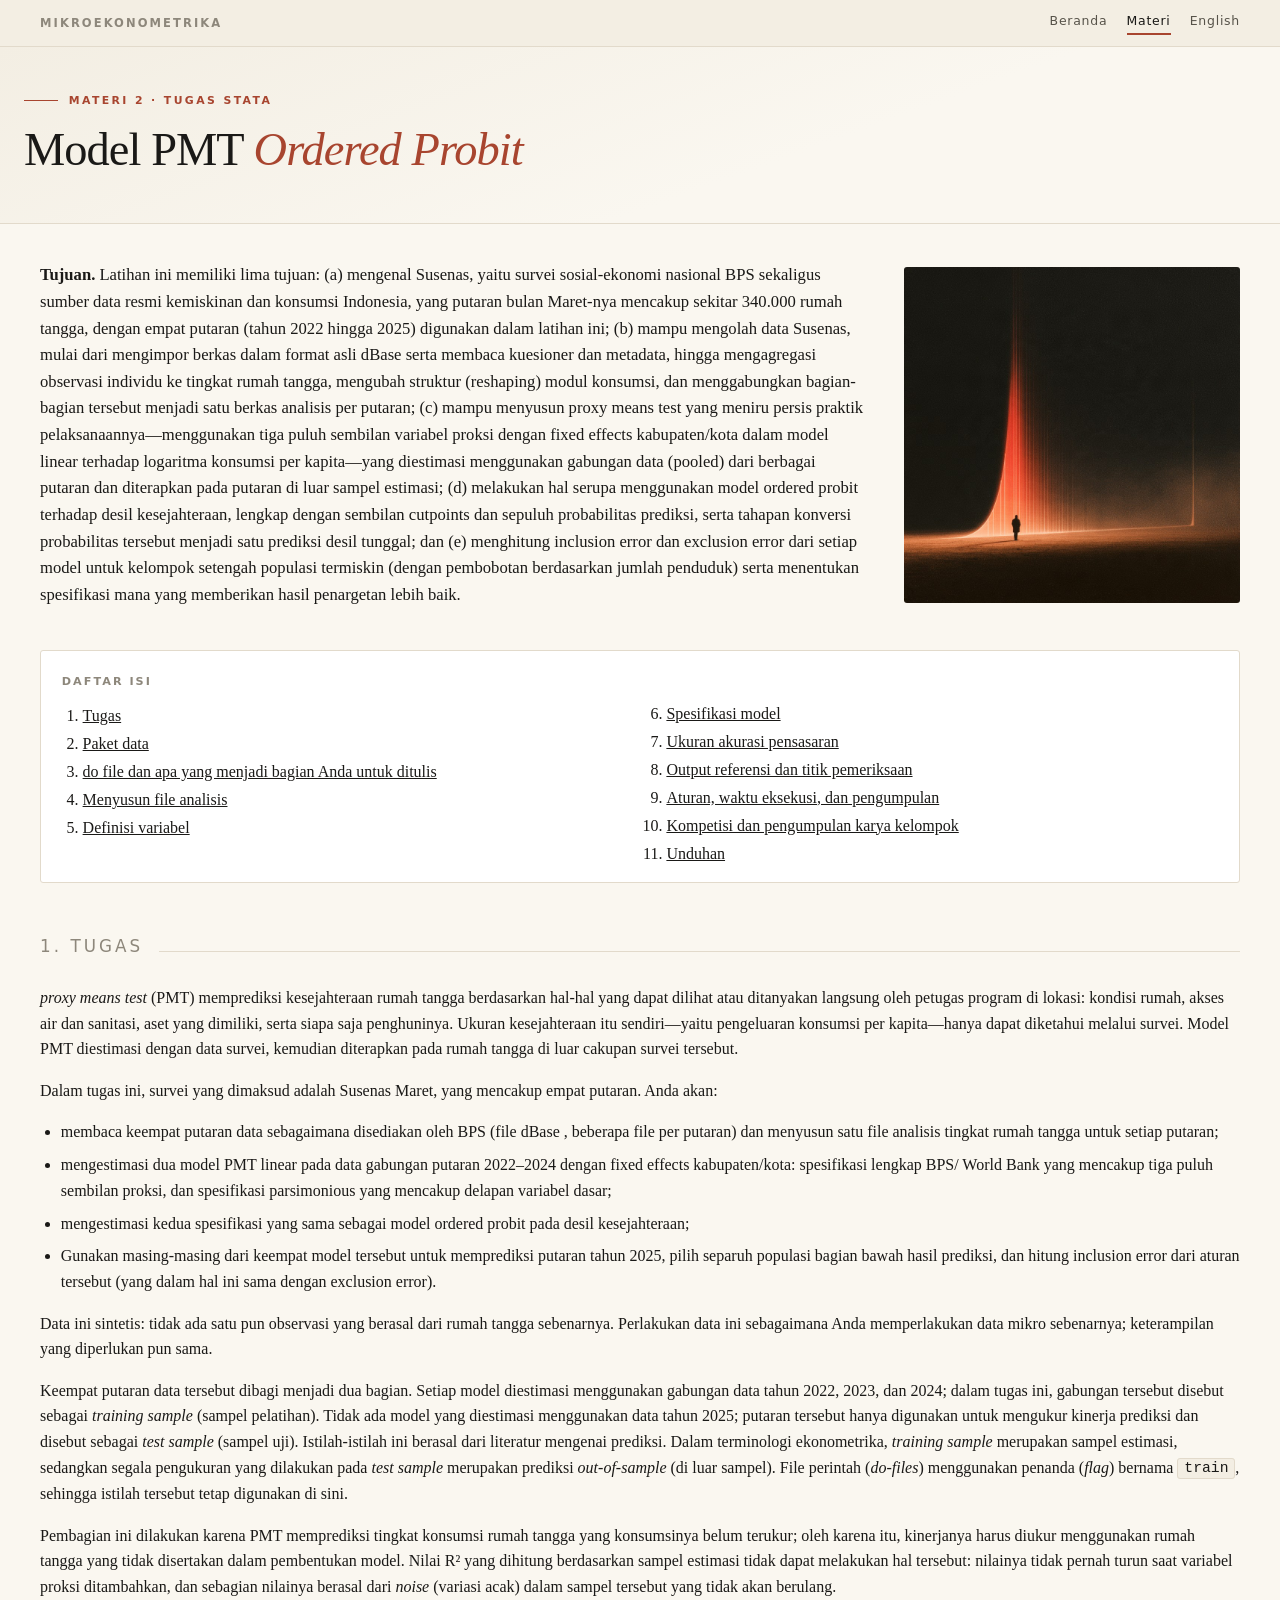
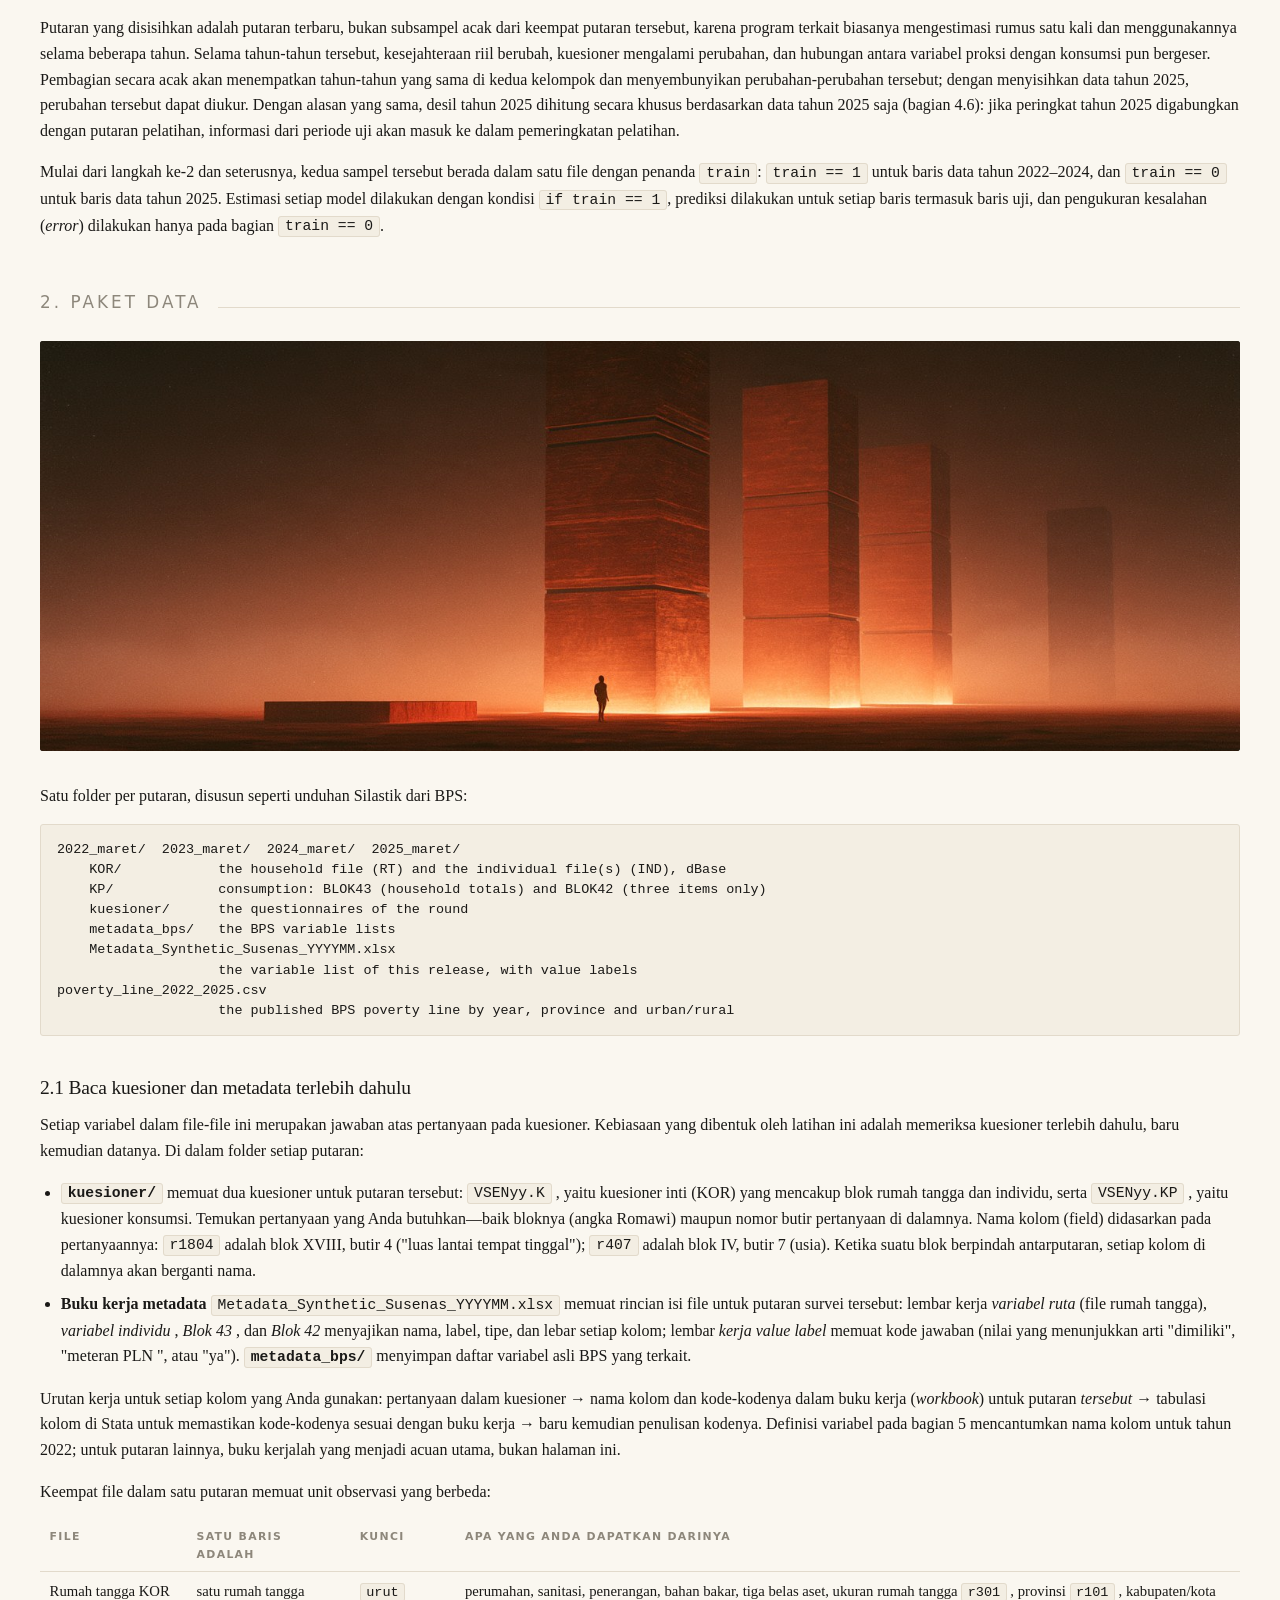
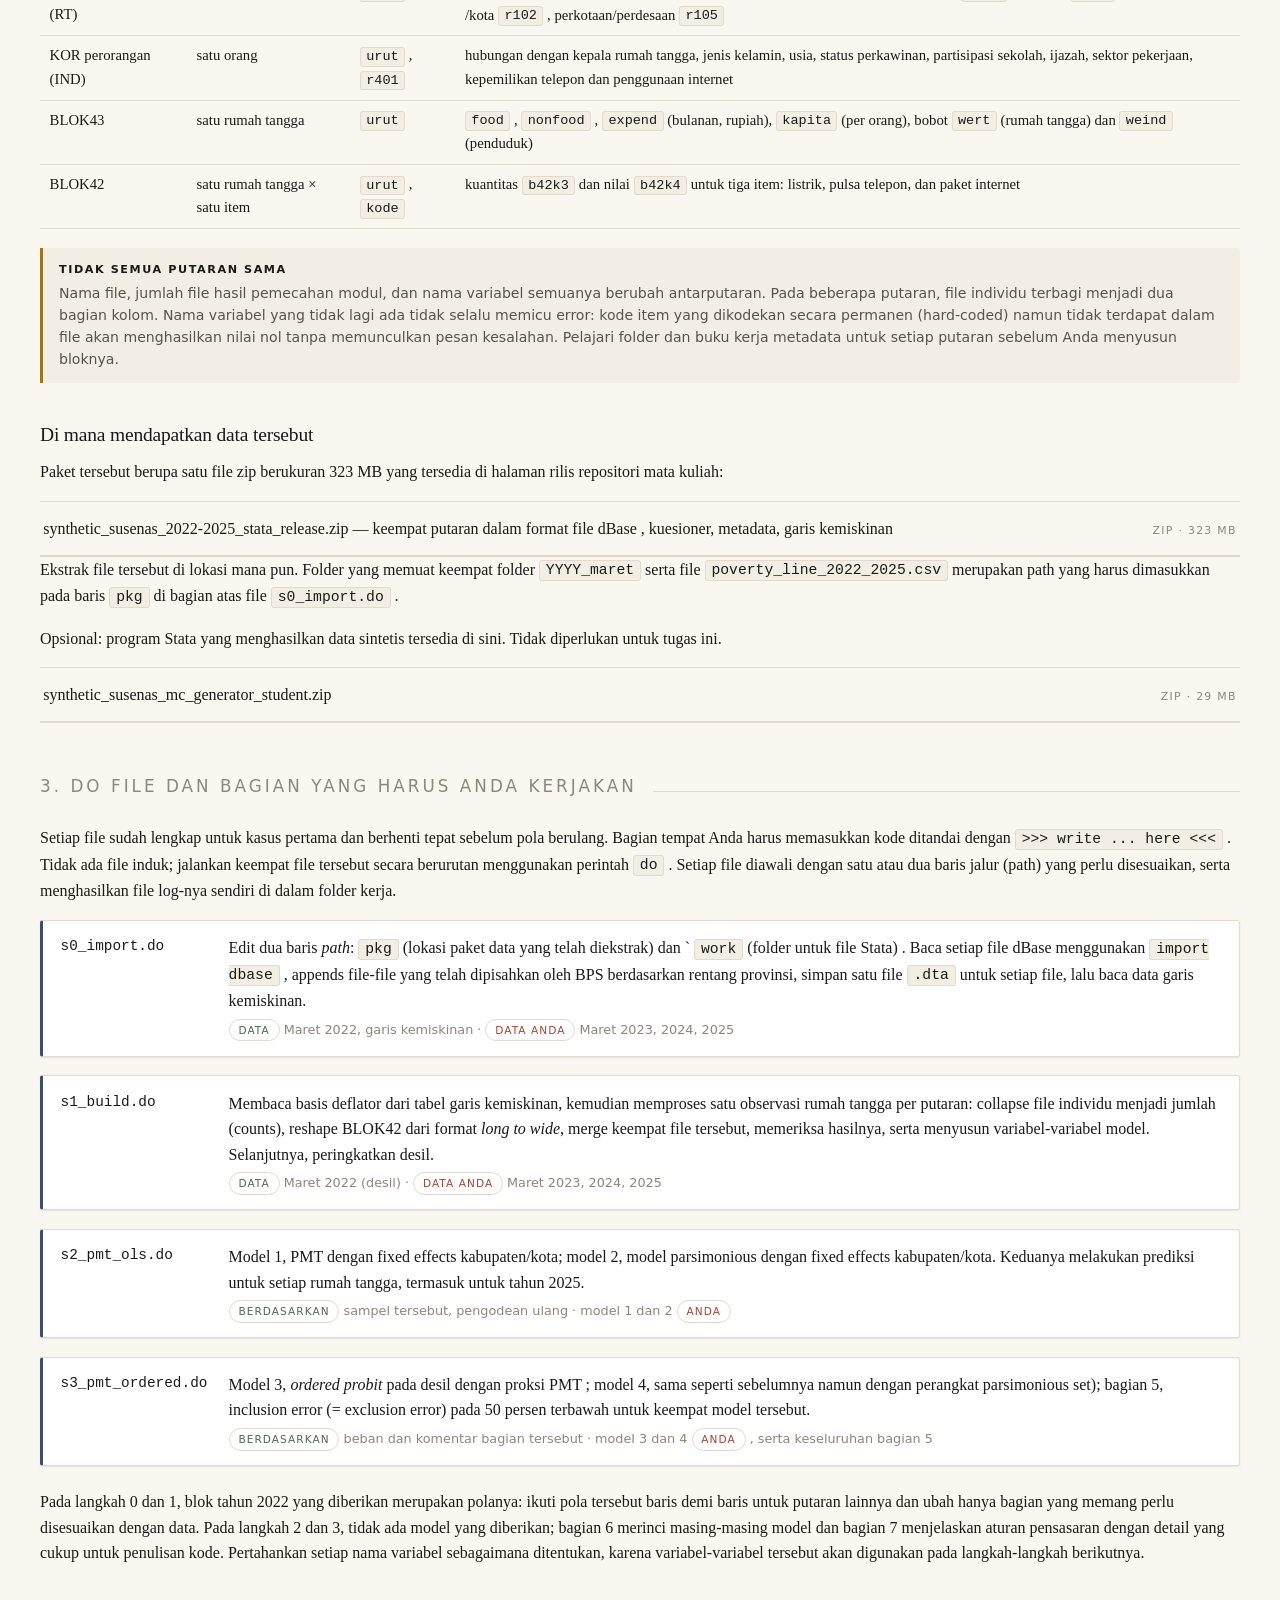
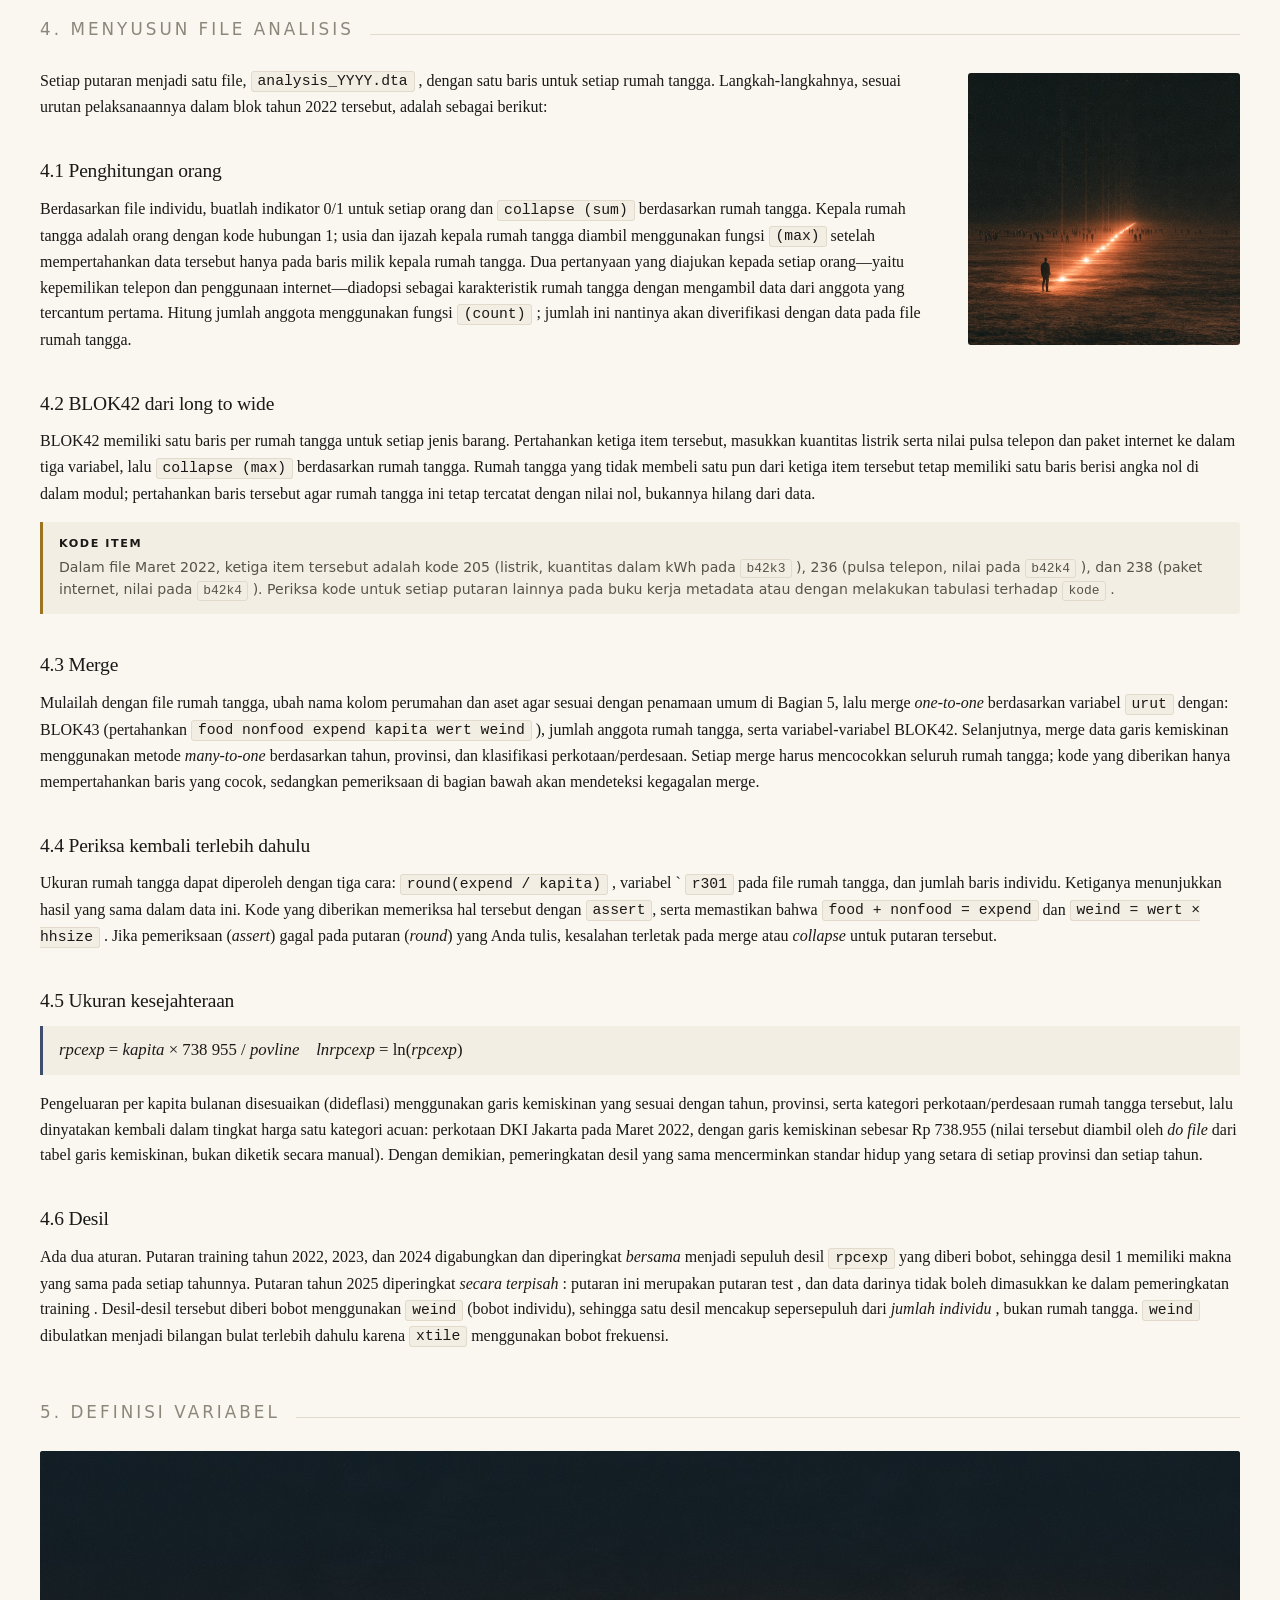
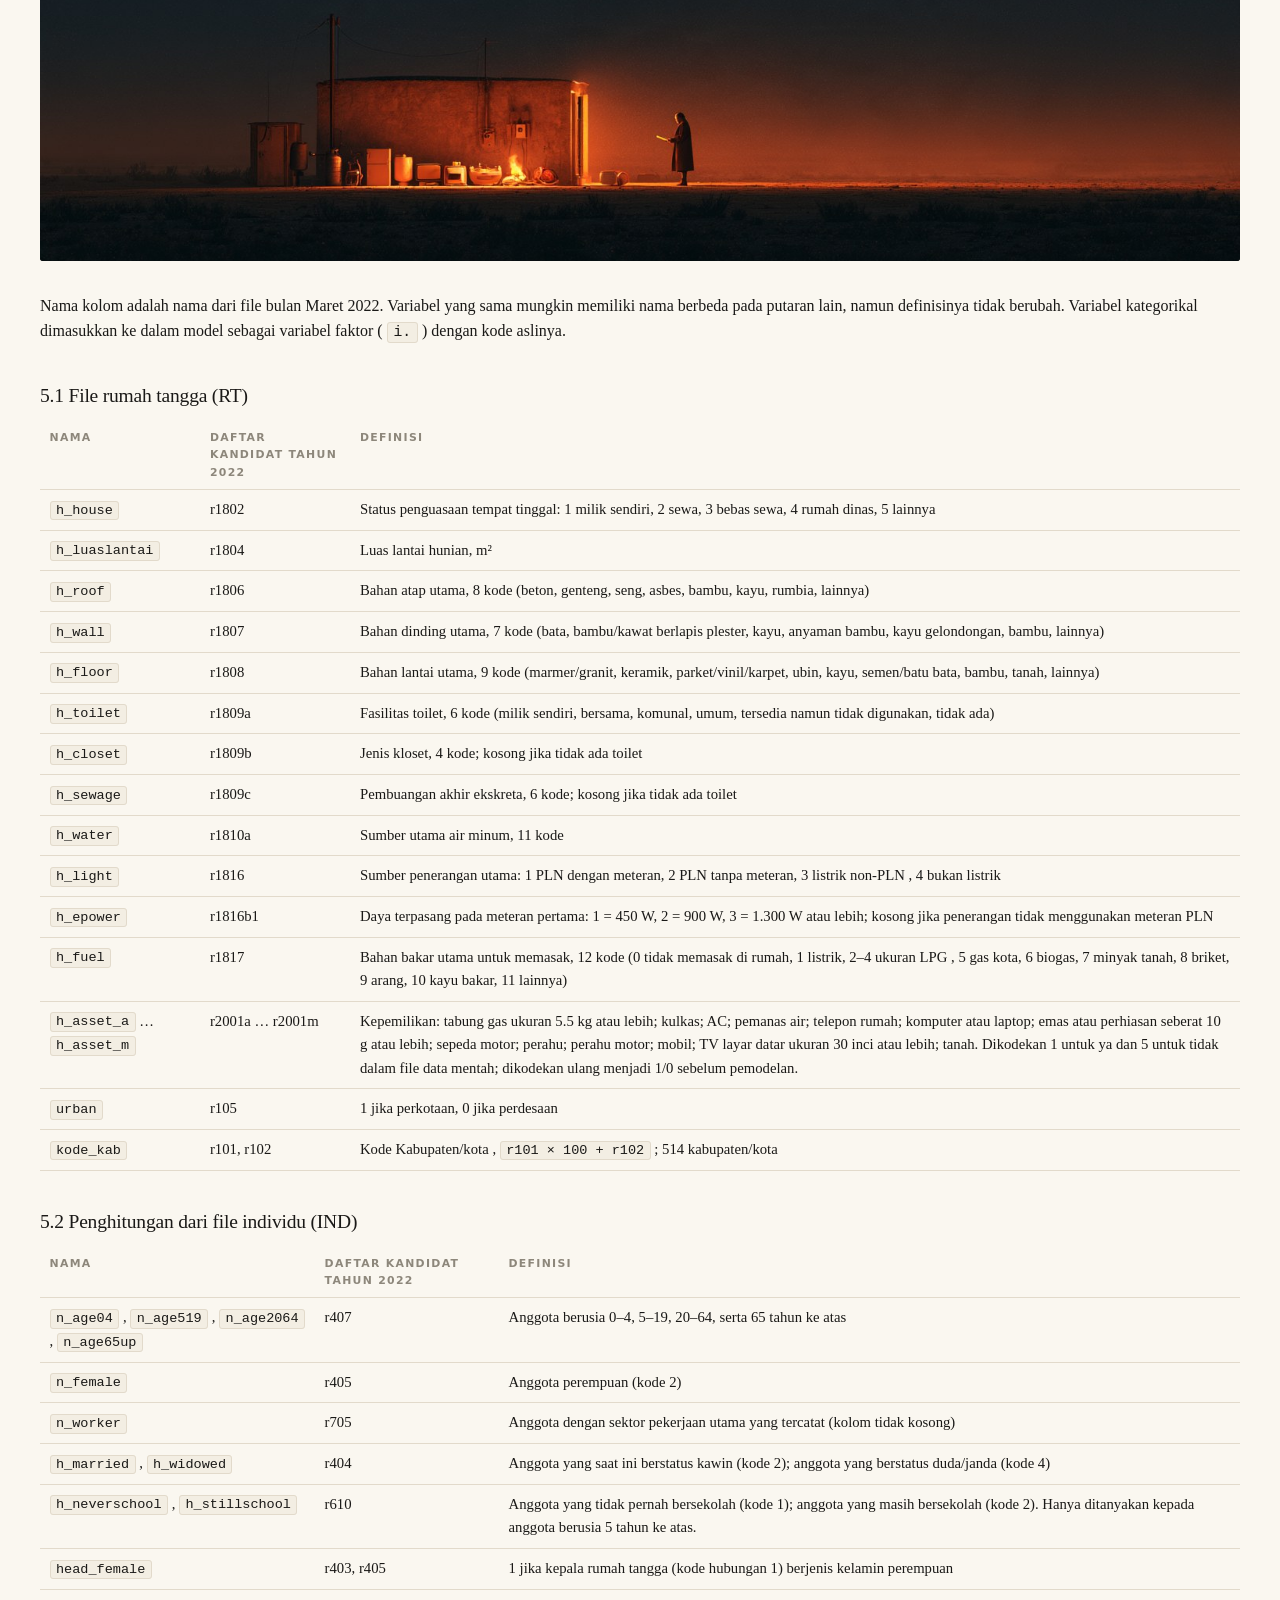
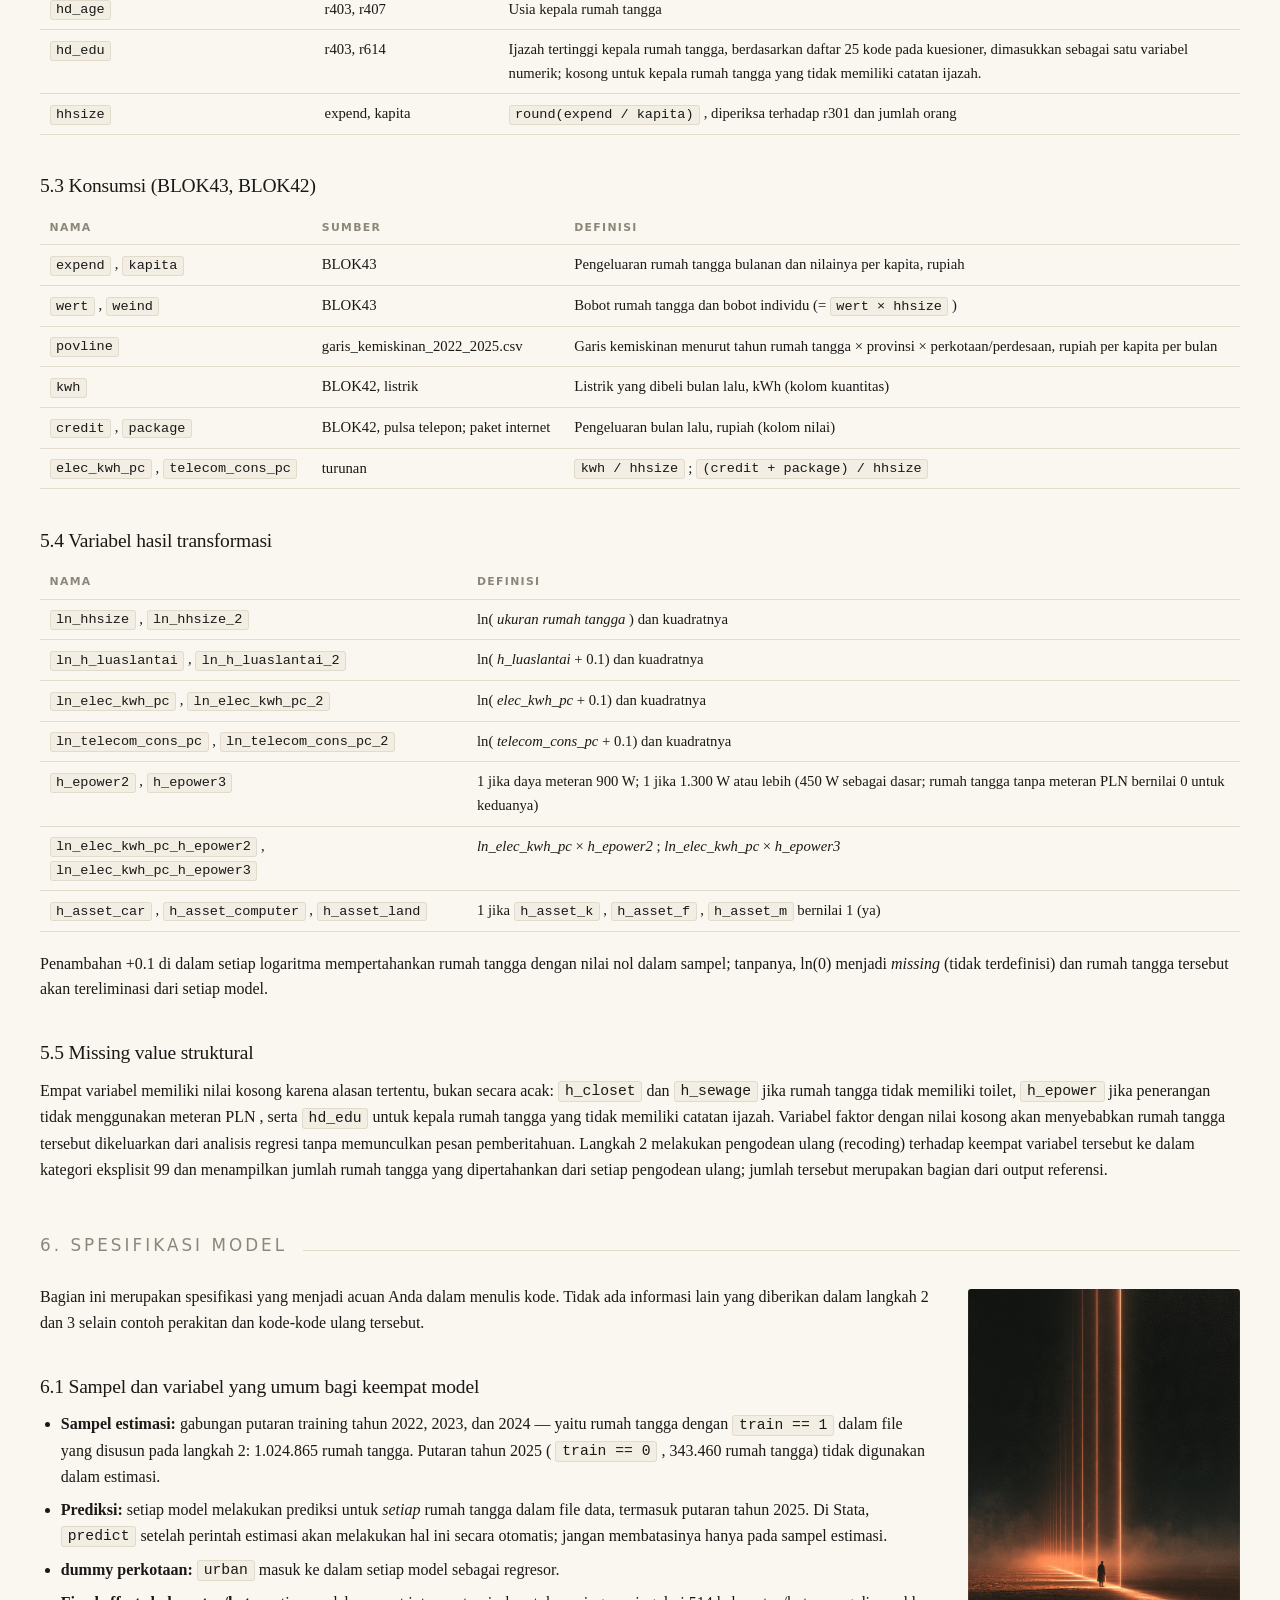
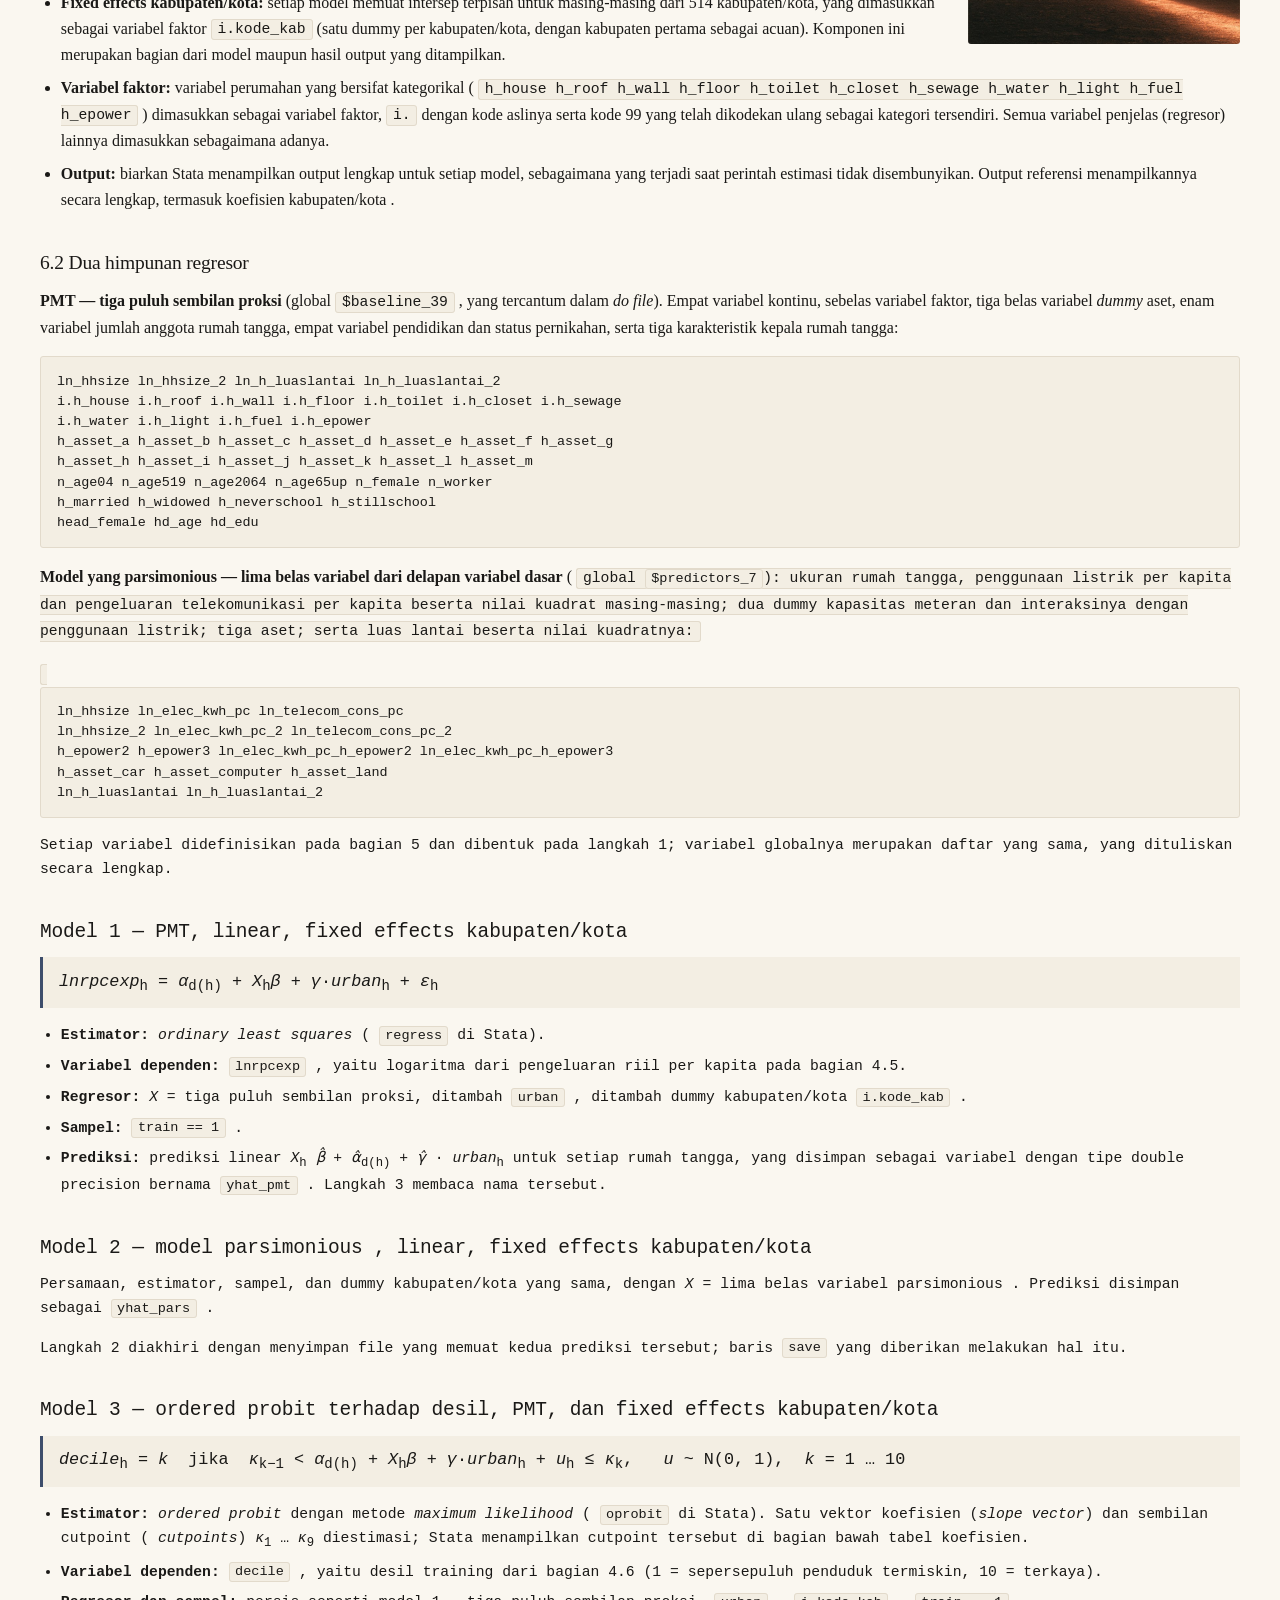
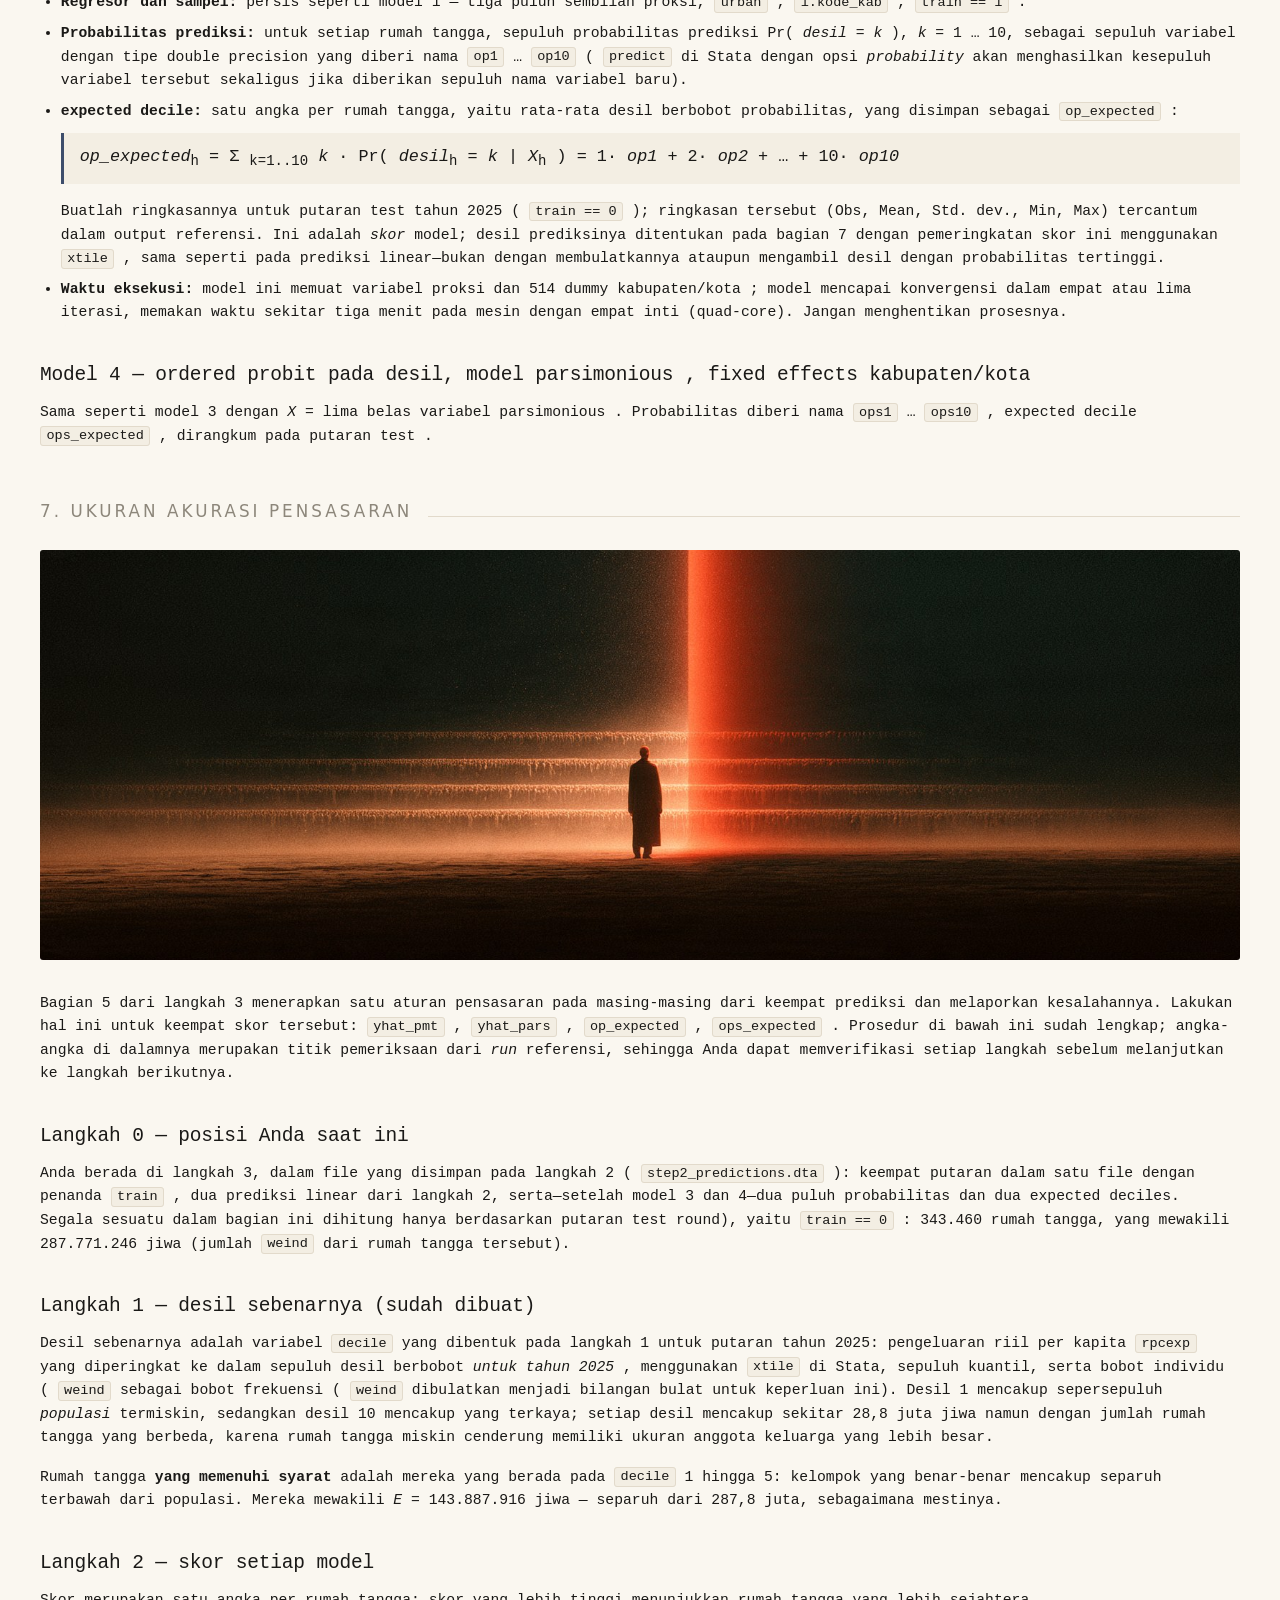
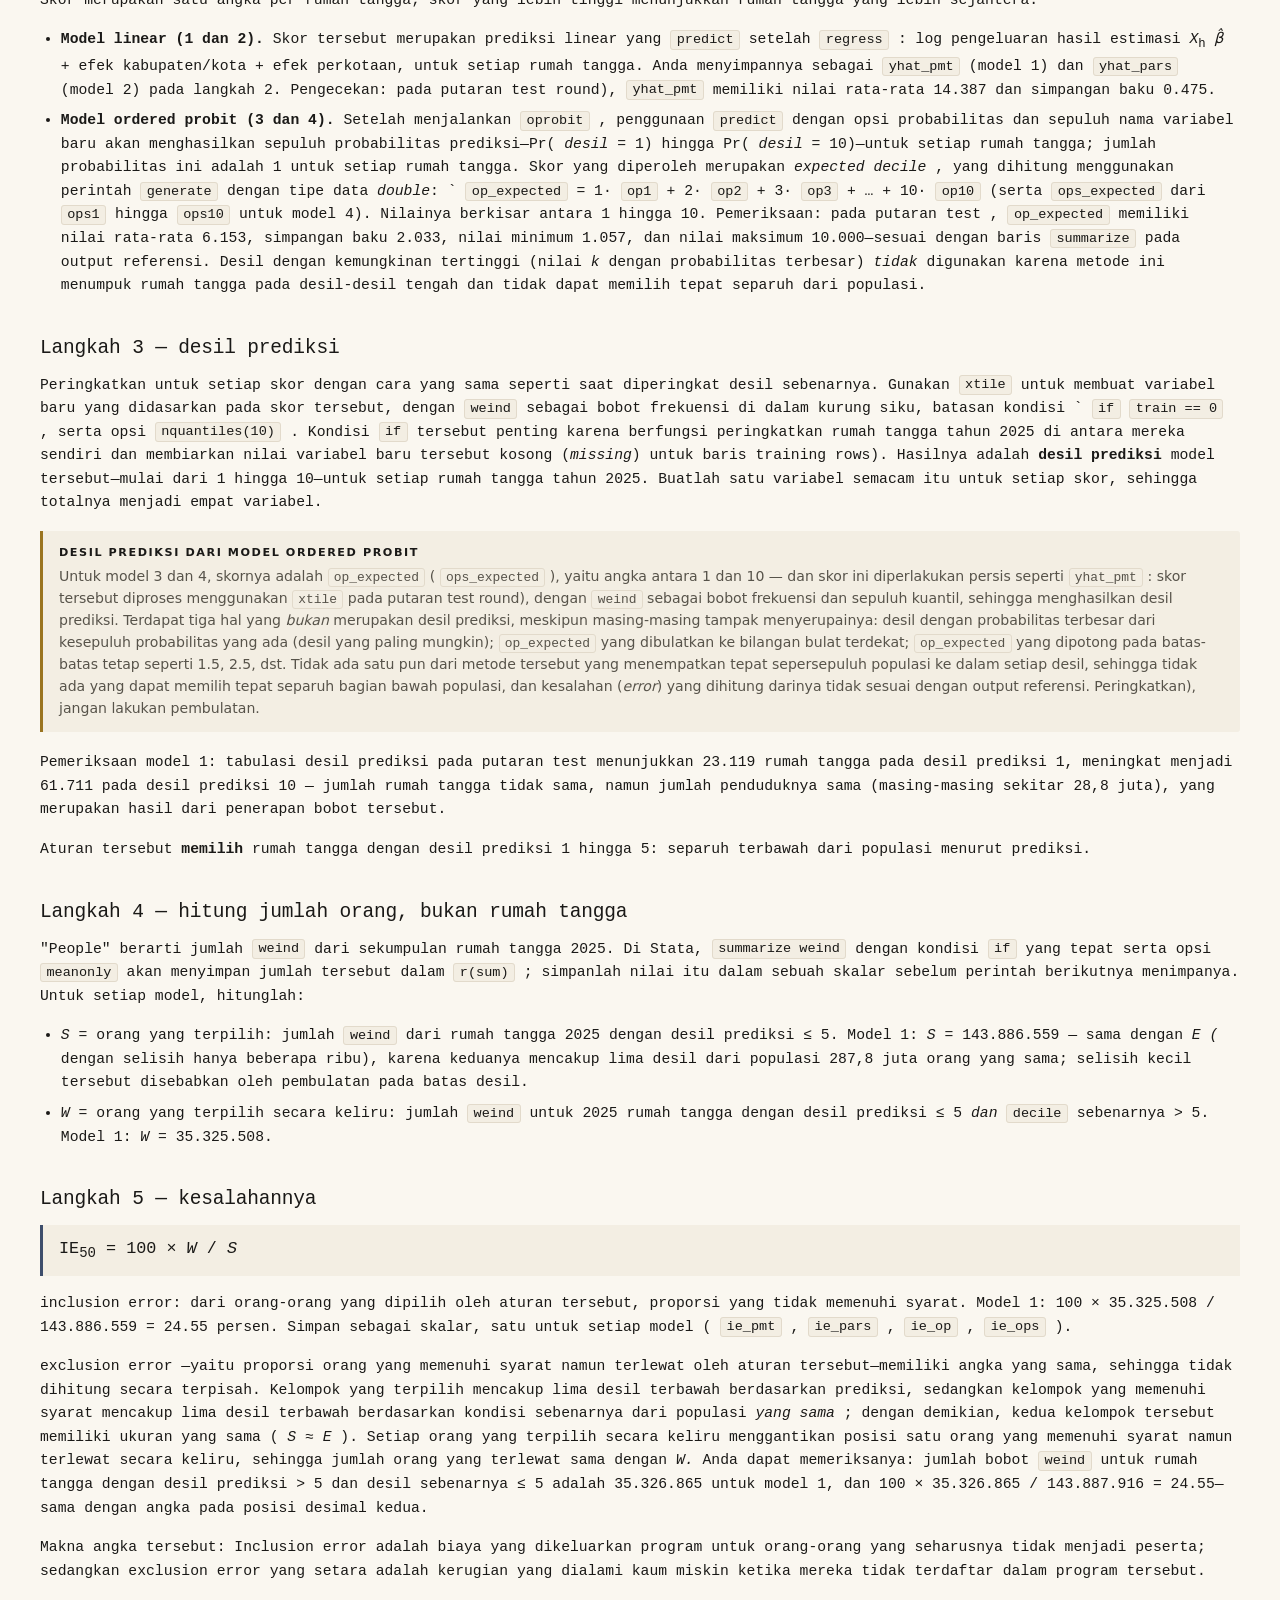
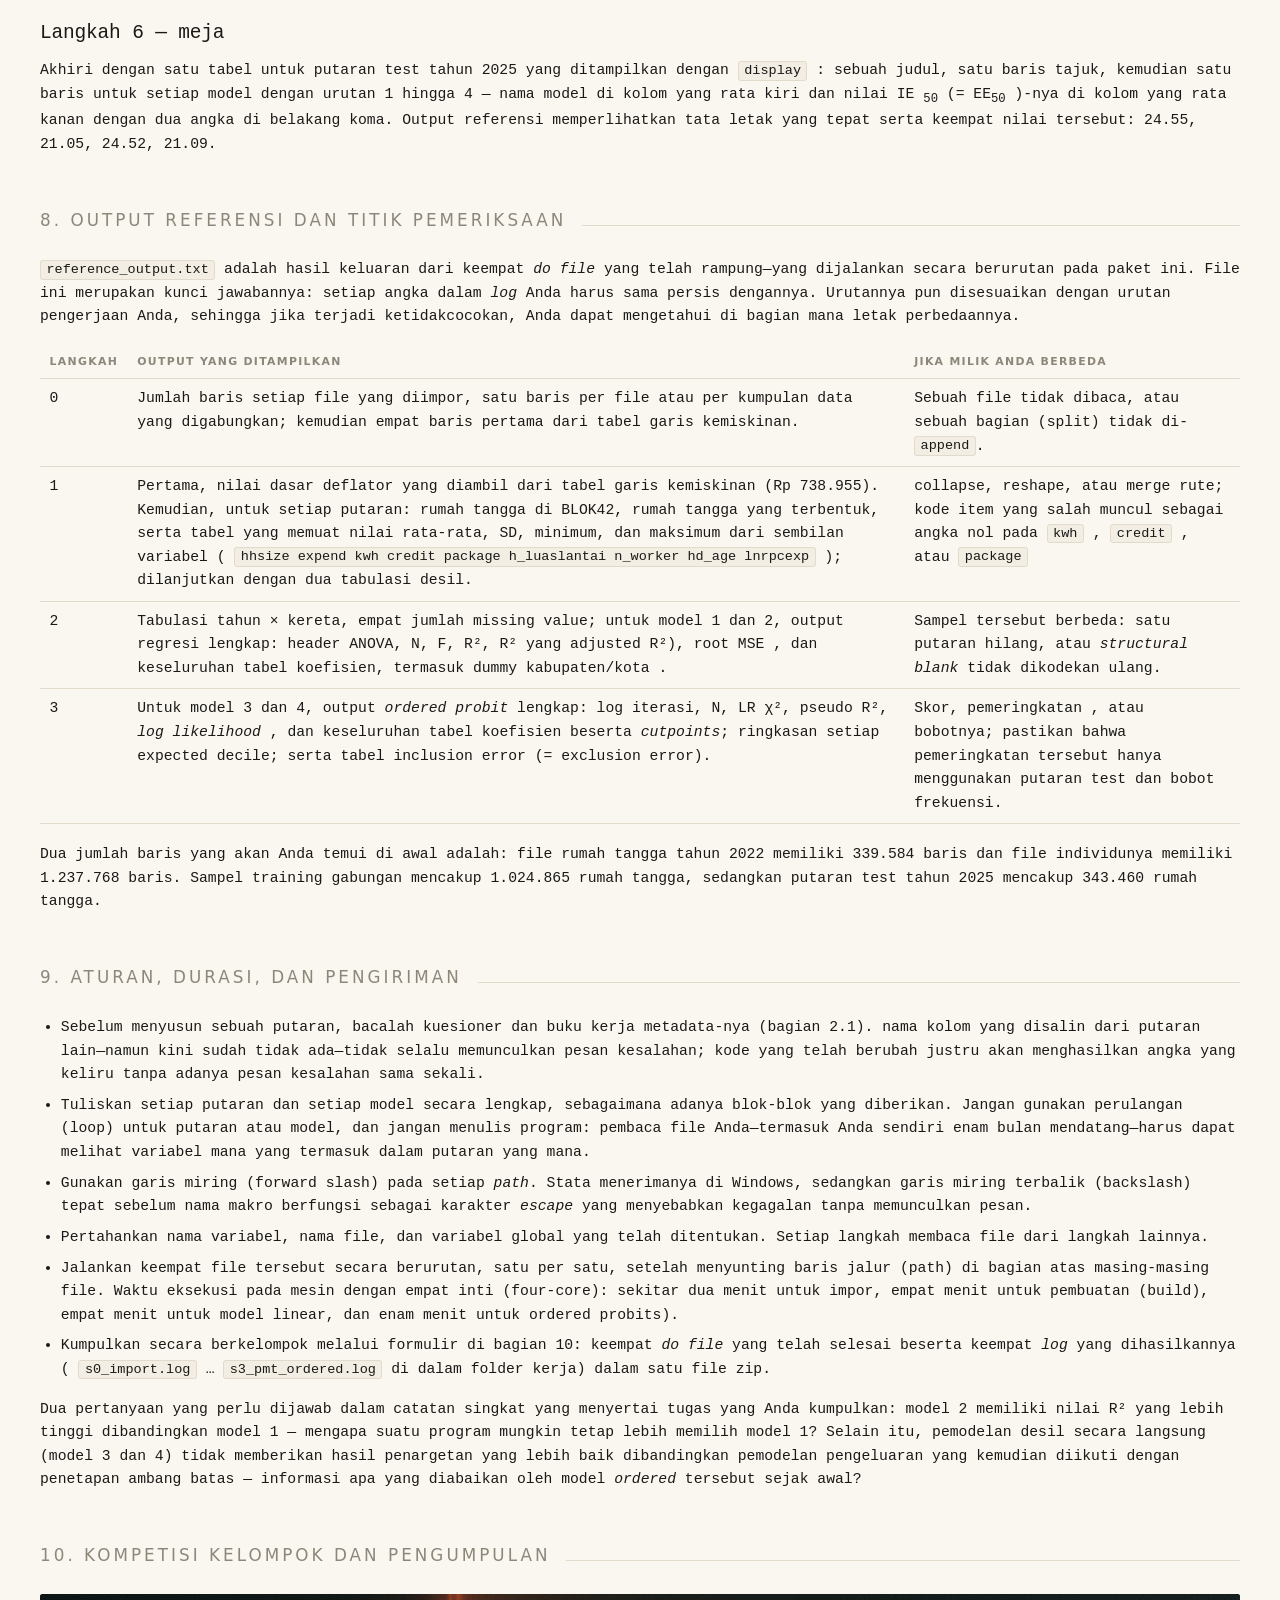
<file: topics/02-pmt-assignment.html>
<!DOCTYPE html>
<html lang="id">
<head>
<meta charset="utf-8">
<meta name="viewport" content="width=device-width, initial-scale=1">
<title>Model PMT Ordered Probit &mdash; Mikroekonometrika 2026</title>
<meta name="description" content="Tugas Stata: menyusun dan menguji proxy means test sebagai ordered probit pada Susenas sintetis 2022-2025. Data, do file, definisi variabel, spesifikasi model, ukuran penargetan.">
<link rel="canonical" href="https://anshory1972.github.io/miktrik2026/topics/02-pmt-assignment.html">
<meta property="og:type" content="article">
<meta property="og:title" content="Model PMT Ordered Probit">
<meta property="og:description" content="Tugas Stata: menyusun dan menguji proxy means test sebagai ordered probit pada Susenas sintetis 2022-2025.">
<meta property="og:image" content="https://anshory1972.github.io/miktrik2026/assets/art/pmt-hero-og-a0d71bdb.jpg">
<meta property="og:image:secure_url" content="https://anshory1972.github.io/miktrik2026/assets/art/pmt-hero-og-a0d71bdb.jpg">
<meta property="og:image:type" content="image/jpeg">
<meta property="og:image:width" content="1200">
<meta property="og:image:height" content="630">
<meta property="og:image:alt" content="Ilustrasi: dinding cahaya berbentuk kurva sebaran yang menjulang di dataran gelap, dengan satu sosok kecil berdiri di kakinya">
<meta property="og:url" content="https://anshory1972.github.io/miktrik2026/topics/02-pmt-assignment.html">
<meta property="og:site_name" content="Mikroekonometrika 2026">
<meta property="og:locale" content="id_ID">
<meta name="twitter:card" content="summary_large_image">
<meta name="twitter:title" content="Model PMT Ordered Probit">
<meta name="twitter:description" content="Tugas Stata: menyusun dan menguji proxy means test sebagai ordered probit pada Susenas sintetis 2022-2025.">
<meta name="twitter:image" content="https://anshory1972.github.io/miktrik2026/assets/art/pmt-hero-og-a0d71bdb.jpg">
<link rel="stylesheet" href="../assets/style.css">
<style>
/* --- the assignment page: what the house stylesheet does not cover --- */
/* A long reference page, not a short topic note. The site caps its column at
   52rem; here the page runs edge to edge inside a 2.5rem gutter, and on a
   desktop screen the contents becomes a sticky left column so the width is
   used rather than left empty. */
main { max-width: none; padding: 2.4rem 2.5rem 4rem; }
.topbar .inner, .hero .inner { max-width: none; padding-left: 2.5rem; padding-right: 2.5rem; }
.hero .lede { max-width: none; }
.prose, .prose p, .prose li, .prose h3 { max-width: none; }
/* the contents sits at the top of the page and scrolls away with it: no
   floating sidebar. Two columns of links so it stays short. */
/* the opening block: the objectives beside the illustration. One column on a
   phone, where the picture sits under the text at a size that does not fill
   the screen. */
.opening { margin: 0 0 2.6rem; display: grid; gap: 2.2rem;
           grid-template-columns: minmax(0, 1fr) 21rem; align-items: center; }
.opening p { font-size: 1.04rem; max-width: none; margin: 0; }
.opening-art { display: block; width: 100%; height: auto; border-radius: 3px;
               background: #16110e; }
@media screen and (max-width: 64rem) {
  .opening { grid-template-columns: 1fr; gap: 1.4rem; }
  /* the picture comes first on a phone, so the page does not open with a
     screenful of text */
  .opening-art { order: 1; max-width: 20rem; margin: 0 auto; }
  .opening > div { order: 2; }
}
/* the section illustrations: a full-width band under a heading, or a block
   beside the section's opening paragraph. One column on a phone, picture first. */
figure.band { margin: 1.5rem 0 2rem; }
figure.band img { display: block; width: 100%; height: clamp(11rem, 32vw, 27rem);
                  object-fit: cover; border-radius: 3px; background: #16110e; }
.float-art { width: 17rem; border-radius: 3px; background: #16110e; }
.float-left { float: left; margin: .3rem 1.9rem 1.1rem 0; }
.float-right { float: right; margin: .3rem 0 1.1rem 1.9rem; }
/* nothing that needs its own width may sit beside a floated picture */
.section-head, figure.band, pre, .tablewrap, .eq, .steps, .files, footer { clear: both; }
@media screen and (max-width: 64rem) {
  .float-art { float: none; display: block; width: 100%; max-width: 20rem; margin: 0 auto 1.3rem; }
  figure.band img { height: clamp(9rem, 42vw, 16rem); }
}
main > .toc { margin: 0 0 2.4rem; }
@media screen and (min-width: 60rem) { .toc ol { columns: 2; column-gap: 4rem; } }
.prose h3 { font-size: 1.22rem; margin: 2.2rem 0 .6rem; }
.prose h3 + p { margin-top: 0; }
.section-head { margin-top: 3.2rem; }
.section-head h2 { white-space: normal; line-height: 1.5; }
.toc { border: 1px solid var(--rule); background: var(--panel); border-radius: 3px; padding: 1rem 1.3rem; margin: 0 0 2rem; }
.toc strong { font-family: "Avenir Next", Corbel, "Segoe UI", system-ui, sans-serif; font-size: .7rem; text-transform: uppercase; letter-spacing: .18em; color: var(--ink-faint); font-weight: 600; }
.toc ol { margin: .5rem 0 0; padding-left: 1.3rem; columns: 2; column-gap: 2rem; }
.toc li { break-inside: avoid; margin: .15rem 0; }
.toc a { color: var(--ink); border-bottom: none; }
.toc a:hover { color: var(--terra); }
pre { background: var(--paper-2); border: 1px solid var(--rule); border-radius: 3px; padding: .9rem 1rem; overflow-x: auto; font-family: Consolas, "SF Mono", monospace; font-size: .84rem; line-height: 1.5; margin: 0 0 1rem; }
pre code { background: none; border: none; padding: 0; font-size: inherit; }
.tablewrap { overflow-x: auto; margin: 0 0 1.2rem; }
table { border-collapse: collapse; width: 100%; font-size: .92rem; }
th, td { text-align: left; vertical-align: top; padding: .5rem .6rem; border-bottom: 1px solid var(--rule); }
th { font-family: "Avenir Next", Corbel, "Segoe UI", system-ui, sans-serif; font-size: .68rem; text-transform: uppercase; letter-spacing: .12em; color: var(--ink-faint); font-weight: 600; }
.steps { list-style: none; padding: 0; margin: 0 0 1.2rem; display: grid; gap: .7rem; }
.prose ul.steps { padding-left: 0; }
.steps li { max-width: none; background: var(--panel); border: 1px solid var(--rule); border-left: 3px solid var(--indigo); border-radius: 3px; padding: .9rem 1.1rem; display: grid; grid-template-columns: 9.5rem 1fr; gap: .3rem 1rem; align-items: start; box-shadow: 0 1px 2px var(--shadow); }
.steps .f { font-family: Consolas, "SF Mono", monospace; font-size: .9rem; }
.steps .d { grid-column: 2; }
.steps .s { grid-column: 2; font-family: "Avenir Next", Corbel, "Segoe UI", system-ui, sans-serif; font-size: .8rem; color: var(--ink-faint); }
.tag.given, .tag.yours { display: inline-block; font-family: "Avenir Next", Corbel, "Segoe UI", system-ui, sans-serif; font-size: .66rem; letter-spacing: .1em; text-transform: uppercase; border: 1px solid var(--rule); border-radius: 999px; padding: .12rem .55rem; white-space: nowrap; }
.tag.given { color: var(--sage); }
.tag.yours { color: var(--terra); }
.eq { font-size: 1.05rem; padding: .7rem 1rem; margin: .6rem 0 1rem; border-left: 3px solid var(--indigo); background: var(--paper-2); overflow-x: auto; }
.eq i { font-style: italic; }
.note { font-family: "Avenir Next", Corbel, "Segoe UI", system-ui, sans-serif; font-size: .88rem; line-height: 1.55; color: var(--ink-soft); border-left: 3px solid var(--ochre); background: var(--paper-2); padding: .8rem 1rem; border-radius: 0 3px 3px 0; margin: 0 0 1.2rem; }
.note strong { display: block; color: var(--ink); font-size: .7rem; letter-spacing: .14em; text-transform: uppercase; margin-bottom: .3rem; }
.prose ul.files { padding-left: 0; max-width: none; }
.prose ul.files li { max-width: none; margin: 0; }
@media screen and (max-width: 34rem) {
  .toc ol { columns: 1; }
  .steps li { grid-template-columns: 1fr; }
  .steps .d, .steps .s { grid-column: 1; }
}
</style>
</head>
<body>

<div class="topbar">
  <div class="inner">
    <a class="brand" href="../index.html">Mikroekonometrika</a>
    <nav>
      <a href="../index.html">Beranda</a>
      <a href="../index.html#materi" aria-current="page">Materi</a>
      <a href="02-pmt-assignment-en.html">English</a>
    </nav>
  </div>
</div>

<div class="hero compact">
  <div class="inner">
    <p class="eyebrow">Materi 2 &middot; Tugas Stata</p>
    <h1>Model PMT <em>Ordered Probit</em></h1>
    
  </div>
</div>

<main>
<div class="prose opening"><div><p><strong>Tujuan.</strong> Latihan ini memiliki lima tujuan: (a) mengenal Susenas, yaitu survei sosial-ekonomi nasional BPS sekaligus sumber data resmi kemiskinan dan konsumsi Indonesia, yang putaran bulan Maret-nya mencakup sekitar 340.000 rumah tangga, dengan empat putaran (tahun 2022 hingga 2025) digunakan dalam latihan ini; (b) mampu mengolah data Susenas, mulai dari mengimpor berkas dalam format asli dBase serta membaca kuesioner dan metadata, hingga mengagregasi observasi individu ke tingkat rumah tangga, mengubah struktur (reshaping) modul konsumsi, dan menggabungkan bagian-bagian tersebut menjadi satu berkas analisis per putaran; (c) mampu menyusun proxy means test yang meniru persis praktik pelaksanaannya—menggunakan tiga puluh sembilan variabel proksi dengan fixed effects kabupaten/kota dalam model linear terhadap logaritma konsumsi per kapita—yang diestimasi menggunakan gabungan data (pooled) dari berbagai putaran dan diterapkan pada putaran di luar sampel estimasi; (d) melakukan hal serupa menggunakan model ordered probit terhadap desil kesejahteraan, lengkap dengan sembilan cutpoints dan sepuluh probabilitas prediksi, serta tahapan konversi probabilitas tersebut menjadi satu prediksi desil tunggal; dan (e) menghitung inclusion error dan exclusion error dari setiap model untuk kelompok setengah populasi termiskin (dengan pembobotan berdasarkan jumlah penduduk) serta menentukan spesifikasi mana yang memberikan hasil penargetan lebih baik.</p></div><img class="opening-art" src="../assets/art/pmt-hero-69027525.jpg" alt="Ilustrasi: dinding cahaya berbentuk kurva sebaran yang menjulang di dataran gelap, dengan satu sosok kecil berdiri di kakinya"></div>
<div class="toc">
<strong>Daftar Isi</strong>
<ol>
<li><a href="#task">Tugas</a></li>
<li><a href="#data">Paket data</a></li>
<li><a href="#files">do file dan apa yang menjadi bagian Anda untuk ditulis</a></li>
<li><a href="#build">Menyusun file analisis</a></li>
<li><a href="#variables">Definisi variabel</a></li>
<li><a href="#models">Spesifikasi model</a></li>
<li><a href="#targeting">Ukuran akurasi pensasaran</a></li>
<li><a href="#output">Output referensi dan titik pemeriksaan</a></li>
<li><a href="#rules">Aturan, waktu eksekusi, dan pengumpulan</a></li>
<li><a href="#submission">Kompetisi dan pengumpulan karya kelompok</a></li>
<li><a href="#downloads">Unduhan</a></li>
</ol>
</div>
  <div class="prose">
<div class="section-head" id="task"><h2>1. Tugas</h2><div class="fill"></div></div>
<p><em>proxy means test</em> (PMT) memprediksi kesejahteraan rumah tangga berdasarkan hal-hal yang dapat dilihat atau ditanyakan langsung oleh petugas program di lokasi: kondisi rumah, akses air dan sanitasi, aset yang dimiliki, serta siapa saja penghuninya. Ukuran kesejahteraan itu sendiri—yaitu pengeluaran konsumsi per kapita—hanya dapat diketahui melalui survei. Model PMT diestimasi dengan data survei, kemudian diterapkan pada rumah tangga di luar cakupan survei tersebut.</p>
<p>Dalam tugas ini, survei yang dimaksud adalah Susenas Maret, yang mencakup empat putaran. Anda akan:</p>
<ul>
<li>membaca keempat putaran data sebagaimana disediakan oleh BPS (file dBase , beberapa file per putaran) dan menyusun satu file analisis tingkat rumah tangga untuk setiap putaran;</li>
<li>mengestimasi dua model PMT linear pada data gabungan putaran 2022–2024 dengan fixed effects kabupaten/kota: spesifikasi lengkap BPS/ World Bank yang mencakup tiga puluh sembilan proksi, dan spesifikasi parsimonious yang mencakup delapan variabel dasar;</li>
<li>mengestimasi kedua spesifikasi yang sama sebagai model ordered probit pada desil kesejahteraan;</li>
<li>Gunakan masing-masing dari keempat model tersebut untuk memprediksi putaran tahun 2025, pilih separuh populasi bagian bawah hasil prediksi, dan hitung inclusion error dari aturan tersebut (yang dalam hal ini sama dengan exclusion error).</li>
</ul>
<p>Data ini sintetis: tidak ada satu pun observasi yang berasal dari rumah tangga sebenarnya. Perlakukan data ini sebagaimana Anda memperlakukan data mikro sebenarnya; keterampilan yang diperlukan pun sama.</p>

<p>Keempat putaran data tersebut dibagi menjadi dua bagian. Setiap model diestimasi menggunakan gabungan data tahun 2022, 2023, dan 2024; dalam tugas ini, gabungan tersebut disebut sebagai <em>training sample</em> (sampel pelatihan). Tidak ada model yang diestimasi menggunakan data tahun 2025; putaran tersebut hanya digunakan untuk mengukur kinerja prediksi dan disebut sebagai <em>test sample</em> (sampel uji). Istilah-istilah ini berasal dari literatur mengenai prediksi. Dalam terminologi ekonometrika, <em>training sample</em> merupakan sampel estimasi, sedangkan segala pengukuran yang dilakukan pada <em>test sample</em> merupakan prediksi <em>out-of-sample</em> (di luar sampel). File perintah (<em>do-files</em>) menggunakan penanda (<em>flag</em>) bernama <code>train</code>, sehingga istilah tersebut tetap digunakan di sini.</p>
<p>Pembagian ini dilakukan karena PMT memprediksi tingkat konsumsi rumah tangga yang konsumsinya belum terukur; oleh karena itu, kinerjanya harus diukur menggunakan rumah tangga yang tidak disertakan dalam pembentukan model. Nilai R² yang dihitung berdasarkan sampel estimasi tidak dapat melakukan hal tersebut: nilainya tidak pernah turun saat variabel proksi ditambahkan, dan sebagian nilainya berasal dari <em>noise</em> (variasi acak) dalam sampel tersebut yang tidak akan berulang.</p>
<p>Putaran yang disisihkan adalah putaran terbaru, bukan subsampel acak dari keempat putaran tersebut, karena program terkait biasanya mengestimasi rumus satu kali dan menggunakannya selama beberapa tahun. Selama tahun-tahun tersebut, kesejahteraan riil berubah, kuesioner mengalami perubahan, dan hubungan antara variabel proksi dengan konsumsi pun bergeser. Pembagian secara acak akan menempatkan tahun-tahun yang sama di kedua kelompok dan menyembunyikan perubahan-perubahan tersebut; dengan menyisihkan data tahun 2025, perubahan tersebut dapat diukur. Dengan alasan yang sama, desil tahun 2025 dihitung secara khusus berdasarkan data tahun 2025 saja (bagian 4.6): jika peringkat tahun 2025 digabungkan dengan putaran pelatihan, informasi dari periode uji akan masuk ke dalam pemeringkatan pelatihan.</p>
<p>Mulai dari langkah ke-2 dan seterusnya, kedua sampel tersebut berada dalam satu file dengan penanda <code>train</code>: <code>train == 1</code> untuk baris data tahun 2022–2024, dan <code>train == 0</code> untuk baris data tahun 2025. Estimasi setiap model dilakukan dengan kondisi <code>if train == 1</code>, prediksi dilakukan untuk setiap baris termasuk baris uji, dan pengukuran kesalahan (<em>error</em>) dilakukan hanya pada bagian <code>train == 0</code>.</p>
<div class="section-head" id="data"><h2>2. Paket data</h2><div class="fill"></div></div>
<figure class="band"><img src="../assets/art/art-data.jpg" alt="Empat tumpukan lempeng bercahaya berdiri di dataran gelap, tumpukan keempat gelap, dengan sosok kecil di kaki tumpukan terdekat" style="object-position: 50% 55%"></figure>
<p>Satu folder per putaran, disusun seperti unduhan Silastik dari BPS:</p>
<pre><code>2022_maret/  2023_maret/  2024_maret/  2025_maret/
    KOR/            the household file (RT) and the individual file(s) (IND), dBase
    KP/             consumption: BLOK43 (household totals) and BLOK42 (three items only)
    kuesioner/      the questionnaires of the round
    metadata_bps/   the BPS variable lists
    Metadata_Synthetic_Susenas_YYYYMM.xlsx
                    the variable list of this release, with value labels
poverty_line_2022_2025.csv
                    the published BPS poverty line by year, province and urban/rural</code></pre>
<h3>2.1 Baca kuesioner dan metadata terlebih dahulu</h3>
<p>Setiap variabel dalam file-file ini merupakan jawaban atas pertanyaan pada kuesioner. Kebiasaan yang dibentuk oleh latihan ini adalah memeriksa kuesioner terlebih dahulu, baru kemudian datanya. Di dalam folder setiap putaran:</p>
<ul>
<li><strong><code>kuesioner/</code></strong> memuat dua kuesioner untuk putaran tersebut: <code>VSENyy.K</code> , yaitu kuesioner inti (KOR) yang mencakup blok rumah tangga dan individu, serta <code>VSENyy.KP</code> , yaitu kuesioner konsumsi. Temukan pertanyaan yang Anda butuhkan—baik bloknya (angka Romawi) maupun nomor butir pertanyaan di dalamnya. Nama kolom (field) didasarkan pada pertanyaannya: <code>r1804</code> adalah blok XVIII, butir 4 (&quot;luas lantai tempat tinggal&quot;); <code>r407</code> adalah blok IV, butir 7 (usia). Ketika suatu blok berpindah antarputaran, setiap kolom di dalamnya akan berganti nama.</li>
<li><strong>Buku kerja metadata</strong> <code>Metadata_Synthetic_Susenas_YYYYMM.xlsx</code> memuat rincian isi file untuk putaran survei tersebut: lembar kerja <em><em>variabel ruta</em></em> (file rumah tangga), <em><em>variabel individu</em></em> , <em>Blok 43</em> , dan <em>Blok 42</em> menyajikan nama, label, tipe, dan lebar setiap kolom; lembar <em>kerja <em>value label</em></em> memuat kode jawaban (nilai yang menunjukkan arti &quot;dimiliki&quot;, &quot;meteran PLN &quot;, atau &quot;ya&quot;). <strong><code>metadata_bps/</code></strong> menyimpan daftar variabel asli BPS yang terkait.</li>
</ul>
<p>Urutan kerja untuk setiap kolom yang Anda gunakan: pertanyaan dalam kuesioner → nama kolom dan kode-kodenya dalam buku kerja (<em>workbook</em>) untuk putaran <em>tersebut</em> → tabulasi kolom di Stata untuk memastikan kode-kodenya sesuai dengan buku kerja → baru kemudian penulisan kodenya. Definisi variabel pada bagian 5 mencantumkan nama kolom untuk tahun 2022; untuk putaran lainnya, buku kerjalah yang menjadi acuan utama, bukan halaman ini.</p>
<p>Keempat file dalam satu putaran memuat unit observasi yang berbeda:</p>
<div class="tablewrap"><table>
<tr><th>File</th><th>Satu baris adalah</th><th>Kunci</th><th>Apa yang Anda dapatkan darinya</th></tr>
<tr><td>Rumah tangga KOR (RT)</td><td>satu rumah tangga</td><td><code>urut</code></td><td>perumahan, sanitasi, penerangan, bahan bakar, tiga belas aset, ukuran rumah tangga <code>r301</code> , provinsi <code>r101</code> , kabupaten/kota /kota <code>r102</code> , perkotaan/perdesaan <code>r105</code></td></tr>
<tr><td>KOR perorangan (IND)</td><td>satu orang</td><td><code>urut</code> , <code>r401</code></td><td>hubungan dengan kepala rumah tangga, jenis kelamin, usia, status perkawinan, partisipasi sekolah, ijazah, sektor pekerjaan, kepemilikan telepon dan penggunaan internet</td></tr>
<tr><td>BLOK43</td><td>satu rumah tangga</td><td><code>urut</code></td><td><code>food</code> , <code>nonfood</code> , <code>expend</code> (bulanan, rupiah), <code>kapita</code> (per orang), bobot <code>wert</code> (rumah tangga) dan <code>weind</code> (penduduk)</td></tr>
<tr><td>BLOK42</td><td>satu rumah tangga × satu item</td><td><code>urut</code> , <code>kode</code></td><td>kuantitas <code>b42k3</code> dan nilai <code>b42k4</code> untuk tiga item: listrik, pulsa telepon, dan paket internet</td></tr>
</table></div>
<div class="note"><strong>Tidak semua putaran sama</strong>
Nama file, jumlah file hasil pemecahan modul, dan nama variabel semuanya berubah antarputaran. Pada beberapa putaran, file individu terbagi menjadi dua bagian kolom. Nama variabel yang tidak lagi ada tidak selalu memicu error: kode item yang dikodekan secara permanen (hard-coded) namun tidak terdapat dalam file akan menghasilkan nilai nol tanpa memunculkan pesan kesalahan. Pelajari folder dan buku kerja metadata untuk setiap putaran sebelum Anda menyusun bloknya.</div>
<h3>Di mana mendapatkan data tersebut</h3>
<p>Paket tersebut berupa satu file zip berukuran 323 MB yang tersedia di halaman rilis repositori mata kuliah:</p>
<ul class="files">
<li><a href="https://github.com/anshory1972/miktrik2026/releases/download/pmt-data-v1/synthetic_susenas_2022-2025_stata_release.zip"><span class="name">synthetic_susenas_2022-2025_stata_release.zip — keempat putaran dalam format file dBase , kuesioner, metadata, garis kemiskinan</span><span class="tag">zip &middot; 323 MB</span></a></li>
</ul>
<p>Ekstrak file tersebut di lokasi mana pun. Folder yang memuat keempat folder <code>YYYY_maret</code> serta file <code>poverty_line_2022_2025.csv</code> merupakan path yang harus dimasukkan pada baris <code>pkg</code> di bagian atas file <code>s0_import.do</code> .</p>
<p>Opsional: program Stata yang menghasilkan data sintetis tersedia di sini. Tidak diperlukan untuk tugas ini.</p>
<ul class="files">
<li><a href="https://github.com/anshory1972/miktrik2026/releases/download/pmt-data-v1/synthetic_susenas_mc_generator_student.zip"><span class="name">synthetic_susenas_mc_generator_student.zip</span><span class="tag">zip &middot; 29 MB</span></a></li>
</ul>

<div class="section-head" id="files"><h2>3. Do file dan bagian yang harus Anda kerjakan</h2><div class="fill"></div></div>
<p>Setiap file sudah lengkap untuk kasus pertama dan berhenti tepat sebelum pola berulang. Bagian tempat Anda harus memasukkan kode ditandai dengan <code>&gt;&gt;&gt; write ... here &lt;&lt;&lt;</code> . Tidak ada file induk; jalankan keempat file tersebut secara berurutan menggunakan perintah <code>do</code> . Setiap file diawali dengan satu atau dua baris jalur (path) yang perlu disesuaikan, serta menghasilkan file log-nya sendiri di dalam folder kerja.</p>
<ul class="steps">
<li><span class="f">s0_import.do</span><span class="d">Edit dua baris <em>path</em>: <code>pkg</code> (lokasi paket data yang telah diekstrak) dan ` <code>work</code> (folder untuk file Stata) . Baca setiap file dBase menggunakan <code>import dbase</code> , appends file-file yang telah dipisahkan oleh BPS berdasarkan rentang provinsi, simpan satu file <code>.dta</code> untuk setiap file, lalu baca data garis kemiskinan.</span><span class="s"><span class="tag given">data</span> Maret 2022, garis kemiskinan · <span class="tag yours">data Anda</span> Maret 2023, 2024, 2025</span></li>
<li><span class="f">s1_build.do</span><span class="d">Membaca basis deflator dari tabel garis kemiskinan, kemudian memproses satu observasi rumah tangga per putaran: collapse file individu menjadi jumlah (counts), reshape BLOK42 dari format <em>long to wide</em>, merge keempat file tersebut, memeriksa hasilnya, serta menyusun variabel-variabel model. Selanjutnya, peringkatkan desil.</span><span class="s"><span class="tag given">data</span> Maret 2022 (desil) · <span class="tag yours">data Anda</span> Maret 2023, 2024, 2025</span></li>
<li><span class="f">s2_pmt_ols.do</span><span class="d">Model 1, PMT dengan fixed effects kabupaten/kota; model 2, model parsimonious dengan fixed effects kabupaten/kota. Keduanya melakukan prediksi untuk setiap rumah tangga, termasuk untuk tahun 2025.</span><span class="s"><span class="tag given">berdasarkan</span> sampel tersebut, pengodean ulang · model 1 dan 2 <span class="tag yours">Anda</span></span></li>
<li><span class="f">s3_pmt_ordered.do</span><span class="d">Model 3, <em>ordered probit</em> pada desil dengan proksi PMT ; model 4, sama seperti sebelumnya namun dengan perangkat parsimonious set); bagian 5, inclusion error (= exclusion error) pada 50 persen terbawah untuk keempat model tersebut.</span><span class="s"><span class="tag given">berdasarkan</span> beban dan komentar bagian tersebut · model 3 dan 4 <span class="tag yours">Anda</span> , serta keseluruhan bagian 5</span></li>
</ul>
<p>Pada langkah 0 dan 1, blok tahun 2022 yang diberikan merupakan polanya: ikuti pola tersebut baris demi baris untuk putaran lainnya dan ubah hanya bagian yang memang perlu disesuaikan dengan data. Pada langkah 2 dan 3, tidak ada model yang diberikan; bagian 6 merinci masing-masing model dan bagian 7 menjelaskan aturan pensasaran dengan detail yang cukup untuk penulisan kode. Pertahankan setiap nama variabel sebagaimana ditentukan, karena variabel-variabel tersebut akan digunakan pada langkah-langkah berikutnya.</p>

<div class="section-head" id="build"><h2>4. Menyusun file analisis</h2><div class="fill"></div></div>
<img class="float-art float-right" src="../assets/art/art-build.jpg" alt="Kelompok-kelompok orang yang berpencar di dataran gelap, masing-masing memadat menjadi satu titik cahaya, dan titik-titik itu membentuk satu garis"><p>Setiap putaran menjadi satu file, <code>analysis_YYYY.dta</code> , dengan satu baris untuk setiap rumah tangga. Langkah-langkahnya, sesuai urutan pelaksanaannya dalam blok tahun 2022 tersebut, adalah sebagai berikut:</p>
<h3>4.1 Penghitungan orang</h3>
<p>Berdasarkan file individu, buatlah indikator 0/1 untuk setiap orang dan <code>collapse (sum)</code> berdasarkan rumah tangga. Kepala rumah tangga adalah orang dengan kode hubungan 1; usia dan ijazah kepala rumah tangga diambil menggunakan fungsi <code>(max)</code> setelah mempertahankan data tersebut hanya pada baris milik kepala rumah tangga. Dua pertanyaan yang diajukan kepada setiap orang—yaitu kepemilikan telepon dan penggunaan internet—diadopsi sebagai karakteristik rumah tangga dengan mengambil data dari anggota yang tercantum pertama. Hitung jumlah anggota menggunakan fungsi <code>(count)</code> ; jumlah ini nantinya akan diverifikasi dengan data pada file rumah tangga.</p>
<h3>4.2 BLOK42 dari long to wide</h3>
<p>BLOK42 memiliki satu baris per rumah tangga untuk setiap jenis barang. Pertahankan ketiga item tersebut, masukkan kuantitas listrik serta nilai pulsa telepon dan paket internet ke dalam tiga variabel, lalu <code>collapse (max)</code> berdasarkan rumah tangga. Rumah tangga yang tidak membeli satu pun dari ketiga item tersebut tetap memiliki satu baris berisi angka nol di dalam modul; pertahankan baris tersebut agar rumah tangga ini tetap tercatat dengan nilai nol, bukannya hilang dari data.</p>
<div class="note"><strong>Kode item</strong>
Dalam file Maret 2022, ketiga item tersebut adalah kode 205 (listrik, kuantitas dalam kWh pada <code>b42k3</code> ), 236 (pulsa telepon, nilai pada <code>b42k4</code> ), dan 238 (paket internet, nilai pada <code>b42k4</code> ). Periksa kode untuk setiap putaran lainnya pada buku kerja metadata atau dengan melakukan tabulasi terhadap <code>kode</code> .</div>
<h3>4.3 Merge</h3>
<p>Mulailah dengan file rumah tangga, ubah nama kolom perumahan dan aset agar sesuai dengan penamaan umum di Bagian 5, lalu merge <em>one-to-one</em> berdasarkan variabel <code>urut</code> dengan: BLOK43 (pertahankan <code>food nonfood expend kapita wert weind</code> ), jumlah anggota rumah tangga, serta variabel-variabel BLOK42. Selanjutnya, merge data garis kemiskinan menggunakan metode <em>many-to-one</em> berdasarkan tahun, provinsi, dan klasifikasi perkotaan/perdesaan. Setiap merge harus mencocokkan seluruh rumah tangga; kode yang diberikan hanya mempertahankan baris yang cocok, sedangkan pemeriksaan di bagian bawah akan mendeteksi kegagalan merge.</p>
<h3>4.4 Periksa kembali terlebih dahulu</h3>
<p>Ukuran rumah tangga dapat diperoleh dengan tiga cara: <code>round(expend / kapita)</code> , variabel ` <code>r301</code> pada file rumah tangga, dan jumlah baris individu. Ketiganya menunjukkan hasil yang sama dalam data ini. Kode yang diberikan memeriksa hal tersebut dengan <code>assert</code>, serta memastikan bahwa <code>food + nonfood = expend</code> dan <code>weind = wert × hhsize</code> . Jika pemeriksaan (<em>assert</em>) gagal pada putaran (<em>round</em>) yang Anda tulis, kesalahan terletak pada merge  atau <em>collapse</em> untuk putaran tersebut.</p>
<h3>4.5 Ukuran kesejahteraan</h3>
<div class="eq"><i>rpcexp</i> = <i>kapita</i> × 738 955 / <i>povline</i>&nbsp;&nbsp;&nbsp;&nbsp;<i>lnrpcexp</i> = ln(<i>rpcexp</i>)</div>
<p>Pengeluaran per kapita bulanan disesuaikan (dideflasi) menggunakan garis kemiskinan yang sesuai dengan tahun, provinsi, serta kategori perkotaan/perdesaan rumah tangga tersebut, lalu dinyatakan kembali dalam tingkat harga satu kategori acuan: perkotaan DKI Jakarta pada Maret 2022, dengan garis kemiskinan sebesar Rp 738.955 (nilai tersebut diambil oleh <em>do file</em> dari tabel garis kemiskinan, bukan diketik secara manual). Dengan demikian, pemeringkatan desil yang sama mencerminkan standar hidup yang setara di setiap provinsi dan setiap tahun.</p>
<h3>4.6 Desil</h3>
<p>Ada dua aturan. Putaran training tahun 2022, 2023, dan 2024 digabungkan dan diperingkat <em>bersama</em> menjadi sepuluh desil <code>rpcexp</code> yang diberi bobot, sehingga desil 1 memiliki makna yang sama pada setiap tahunnya. Putaran tahun 2025 diperingkat <em>secara terpisah</em> : putaran ini merupakan putaran test , dan data darinya tidak boleh dimasukkan ke dalam pemeringkatan training . Desil-desil tersebut diberi bobot menggunakan <code>weind</code> (bobot individu), sehingga satu desil mencakup sepersepuluh dari <em>jumlah individu</em> , bukan rumah tangga. <code>weind</code> dibulatkan menjadi bilangan bulat terlebih dahulu karena <code>xtile</code> menggunakan bobot frekuensi.</p>

<div class="section-head" id="variables"><h2>5. Definisi variabel</h2><div class="fill"></div></div>
<figure class="band"><img src="../assets/art/art-variables.jpg" alt="Rumah kecil pada malam hari dengan atap, dinding, air, jamban, meteran listrik, dan tungku masaknya masing-masing disorot cahaya, barang-barang rumah tangga berjajar di sampingnya, dan seorang pencacah dengan papan jalan di depan pintu" style="object-position: 50% 88%"></figure>
<p>Nama kolom adalah nama dari file bulan Maret 2022. Variabel yang sama mungkin memiliki nama berbeda pada putaran lain, namun definisinya tidak berubah. Variabel kategorikal dimasukkan ke dalam model sebagai variabel faktor ( <code>i.</code> ) dengan kode aslinya.</p>
<h3>5.1 File rumah tangga (RT)</h3>
<div class="tablewrap"><table>
<tr><th>Nama</th><th>Daftar kandidat tahun 2022</th><th>Definisi</th></tr>
<tr><td><code>h_house</code></td><td>r1802</td><td>Status penguasaan tempat tinggal: 1 milik sendiri, 2 sewa, 3 bebas sewa, 4 rumah dinas, 5 lainnya</td></tr>
<tr><td><code>h_luaslantai</code></td><td>r1804</td><td>Luas lantai hunian, m²</td></tr>
<tr><td><code>h_roof</code></td><td>r1806</td><td>Bahan atap utama, 8 kode (beton, genteng, seng, asbes, bambu, kayu, rumbia, lainnya)</td></tr>
<tr><td><code>h_wall</code></td><td>r1807</td><td>Bahan dinding utama, 7 kode (bata, bambu/kawat berlapis plester, kayu, anyaman bambu, kayu gelondongan, bambu, lainnya)</td></tr>
<tr><td><code>h_floor</code></td><td>r1808</td><td>Bahan lantai utama, 9 kode (marmer/granit, keramik, parket/vinil/karpet, ubin, kayu, semen/batu bata, bambu, tanah, lainnya)</td></tr>
<tr><td><code>h_toilet</code></td><td>r1809a</td><td>Fasilitas toilet, 6 kode (milik sendiri, bersama, komunal, umum, tersedia namun tidak digunakan, tidak ada)</td></tr>
<tr><td><code>h_closet</code></td><td>r1809b</td><td>Jenis kloset, 4 kode; kosong jika tidak ada toilet</td></tr>
<tr><td><code>h_sewage</code></td><td>r1809c</td><td>Pembuangan akhir ekskreta, 6 kode; kosong jika tidak ada toilet</td></tr>
<tr><td><code>h_water</code></td><td>r1810a</td><td>Sumber utama air minum, 11 kode</td></tr>
<tr><td><code>h_light</code></td><td>r1816</td><td>Sumber penerangan utama: 1 PLN dengan meteran, 2 PLN tanpa meteran, 3 listrik non-PLN , 4 bukan listrik</td></tr>
<tr><td><code>h_epower</code></td><td>r1816b1</td><td>Daya terpasang pada meteran pertama: 1 = 450 W, 2 = 900 W, 3 = 1.300 W atau lebih; kosong jika penerangan tidak menggunakan meteran PLN</td></tr>
<tr><td><code>h_fuel</code></td><td>r1817</td><td>Bahan bakar utama untuk memasak, 12 kode (0 tidak memasak di rumah, 1 listrik, 2–4 ukuran LPG , 5 gas kota, 6 biogas, 7 minyak tanah, 8 briket, 9 arang, 10 kayu bakar, 11 lainnya)</td></tr>
<tr><td><code>h_asset_a</code> … <code>h_asset_m</code></td><td>r2001a … r2001m</td><td>Kepemilikan: tabung gas ukuran 5.5 kg atau lebih; kulkas; AC; pemanas air; telepon rumah; komputer atau laptop; emas atau perhiasan seberat 10 g atau lebih; sepeda motor; perahu; perahu motor; mobil; TV layar datar ukuran 30 inci atau lebih; tanah. Dikodekan 1 untuk ya dan 5 untuk tidak dalam file data mentah; dikodekan ulang menjadi 1/0 sebelum pemodelan.</td></tr>
<tr><td><code>urban</code></td><td>r105</td><td>1 jika perkotaan, 0 jika perdesaan</td></tr>
<tr><td><code>kode_kab</code></td><td>r101, r102</td><td>Kode Kabupaten/kota , <code>r101 × 100 + r102</code> ; 514 kabupaten/kota</td></tr>
</table></div>
<h3>5.2 Penghitungan dari file individu (IND)</h3>
<div class="tablewrap"><table>
<tr><th>Nama</th><th>Daftar kandidat tahun 2022</th><th>Definisi</th></tr>
<tr><td><code>n_age04</code> , <code>n_age519</code> , <code>n_age2064</code> , <code>n_age65up</code></td><td>r407</td><td>Anggota berusia 0–4, 5–19, 20–64, serta 65 tahun ke atas</td></tr>
<tr><td><code>n_female</code></td><td>r405</td><td>Anggota perempuan (kode 2)</td></tr>
<tr><td><code>n_worker</code></td><td>r705</td><td>Anggota dengan sektor pekerjaan utama yang tercatat (kolom tidak kosong)</td></tr>
<tr><td><code>h_married</code> , <code>h_widowed</code></td><td>r404</td><td>Anggota yang saat ini berstatus kawin (kode 2); anggota yang berstatus duda/janda (kode 4)</td></tr>
<tr><td><code>h_neverschool</code> , <code>h_stillschool</code></td><td>r610</td><td>Anggota yang tidak pernah bersekolah (kode 1); anggota yang masih bersekolah (kode 2). Hanya ditanyakan kepada anggota berusia 5 tahun ke atas.</td></tr>
<tr><td><code>head_female</code></td><td>r403, r405</td><td>1 jika kepala rumah tangga (kode hubungan 1) berjenis kelamin perempuan</td></tr>
<tr><td><code>hd_age</code></td><td>r403, r407</td><td>Usia kepala rumah tangga</td></tr>
<tr><td><code>hd_edu</code></td><td>r403, r614</td><td>Ijazah tertinggi kepala rumah tangga, berdasarkan daftar 25 kode pada kuesioner, dimasukkan sebagai satu variabel numerik; kosong untuk kepala rumah tangga yang tidak memiliki catatan ijazah.</td></tr>
<tr><td><code>hhsize</code></td><td>expend, kapita</td><td><code>round(expend / kapita)</code> , diperiksa terhadap r301 dan jumlah orang</td></tr>
</table></div>
<h3>5.3 Konsumsi (BLOK43, BLOK42)</h3>
<div class="tablewrap"><table>
<tr><th>Nama</th><th>Sumber</th><th>Definisi</th></tr>
<tr><td><code>expend</code> , <code>kapita</code></td><td>BLOK43</td><td>Pengeluaran rumah tangga bulanan dan nilainya per kapita, rupiah</td></tr>
<tr><td><code>wert</code> , <code>weind</code></td><td>BLOK43</td><td>Bobot rumah tangga dan bobot individu (= <code>wert × hhsize</code> )</td></tr>
<tr><td><code>povline</code></td><td>garis_kemiskinan_2022_2025.csv</td><td>Garis kemiskinan menurut tahun rumah tangga × provinsi × perkotaan/perdesaan, rupiah per kapita per bulan</td></tr>
<tr><td><code>kwh</code></td><td>BLOK42, listrik</td><td>Listrik yang dibeli bulan lalu, kWh (kolom kuantitas)</td></tr>
<tr><td><code>credit</code> , <code>package</code></td><td>BLOK42, pulsa telepon; paket internet</td><td>Pengeluaran bulan lalu, rupiah (kolom nilai)</td></tr>
<tr><td><code>elec_kwh_pc</code> , <code>telecom_cons_pc</code></td><td>turunan</td><td><code>kwh / hhsize</code> ; <code>(credit + package) / hhsize</code></td></tr>
</table></div>
<h3>5.4 Variabel hasil transformasi</h3>
<div class="tablewrap"><table>
<tr><th>Nama</th><th>Definisi</th></tr>
<tr><td><code>ln_hhsize</code> , <code>ln_hhsize_2</code></td><td>ln( <i>ukuran rumah tangga</i> ) dan kuadratnya</td></tr>
<tr><td><code>ln_h_luaslantai</code> , <code>ln_h_luaslantai_2</code></td><td>ln( <i>h_luaslantai</i> + 0.1) dan kuadratnya</td></tr>
<tr><td><code>ln_elec_kwh_pc</code> , <code>ln_elec_kwh_pc_2</code></td><td>ln( <i>elec_kwh_pc</i> + 0.1) dan kuadratnya</td></tr>
<tr><td><code>ln_telecom_cons_pc</code> , <code>ln_telecom_cons_pc_2</code></td><td>ln( <i>telecom_cons_pc</i> + 0.1) dan kuadratnya</td></tr>
<tr><td><code>h_epower2</code> , <code>h_epower3</code></td><td>1 jika daya meteran 900 W; 1 jika 1.300 W atau lebih (450 W sebagai dasar; rumah tangga tanpa meteran PLN bernilai 0 untuk keduanya)</td></tr>
<tr><td><code>ln_elec_kwh_pc_h_epower2</code> , <code>ln_elec_kwh_pc_h_epower3</code></td><td><i>ln_elec_kwh_pc</i> × <i>h_epower2</i> ; <i>ln_elec_kwh_pc</i> × <i>h_epower3</i></td></tr>
<tr><td><code>h_asset_car</code> , <code>h_asset_computer</code> , <code>h_asset_land</code></td><td>1 jika <code>h_asset_k</code> , <code>h_asset_f</code> , <code>h_asset_m</code> bernilai 1 (ya)</td></tr>
</table></div>
<p>Penambahan +0.1 di dalam setiap logaritma mempertahankan rumah tangga dengan nilai nol dalam sampel; tanpanya, ln(0) menjadi <em>missing</em> (tidak terdefinisi) dan rumah tangga tersebut akan tereliminasi dari setiap model.</p>
<h3>5.5 Missing value struktural</h3>
<p>Empat variabel memiliki nilai kosong karena alasan tertentu, bukan secara acak: <code>h_closet</code> dan <code>h_sewage</code> jika rumah tangga tidak memiliki toilet, <code>h_epower</code> jika penerangan tidak menggunakan meteran PLN , serta <code>hd_edu</code> untuk kepala rumah tangga yang tidak memiliki catatan ijazah. Variabel faktor dengan nilai kosong akan menyebabkan rumah tangga tersebut dikeluarkan dari analisis regresi tanpa memunculkan pesan pemberitahuan. Langkah 2 melakukan pengodean ulang (recoding) terhadap keempat variabel tersebut ke dalam kategori eksplisit 99 dan menampilkan jumlah rumah tangga yang dipertahankan dari setiap pengodean ulang; jumlah tersebut merupakan bagian dari output referensi.</p>

<div class="section-head" id="models"><h2>6. Spesifikasi model</h2><div class="fill"></div></div>
<img class="float-art float-right" src="../assets/art/art-models.jpg" alt="Garis cahaya memanjang ke cakrawala, dipotong gerbang-gerbang tegak menjadi segmen dengan panjang berbeda, dengan sosok kecil berdiri di sampingnya"><p>Bagian ini merupakan spesifikasi yang menjadi acuan Anda dalam menulis kode. Tidak ada informasi lain yang diberikan dalam langkah 2 dan 3 selain contoh perakitan dan kode-kode ulang tersebut.</p>
<h3>6.1 Sampel dan variabel yang umum bagi keempat model</h3>
<ul>
<li><strong>Sampel estimasi:</strong> gabungan putaran training tahun 2022, 2023, dan 2024 — yaitu rumah tangga dengan <code>train == 1</code> dalam file yang disusun pada langkah 2: 1.024.865 rumah tangga. Putaran tahun 2025 ( <code>train == 0</code> , 343.460 rumah tangga) tidak digunakan dalam estimasi.</li>
<li><strong>Prediksi:</strong> setiap model melakukan prediksi untuk <em>setiap</em> rumah tangga dalam file data, termasuk putaran tahun 2025. Di Stata, <code>predict</code> setelah perintah estimasi akan melakukan hal ini secara otomatis; jangan membatasinya hanya pada sampel estimasi.</li>
<li><strong>dummy perkotaan:</strong> <code>urban</code> masuk ke dalam setiap model sebagai regresor.</li>
<li><strong>Fixed effects kabupaten/kota:</strong> setiap model memuat intersep terpisah untuk masing-masing dari 514 kabupaten/kota, yang dimasukkan sebagai variabel faktor <code>i.kode_kab</code> (satu dummy per kabupaten/kota, dengan kabupaten pertama sebagai acuan). Komponen ini merupakan bagian dari model maupun hasil output yang ditampilkan.</li>
<li><strong>Variabel faktor:</strong> variabel perumahan yang bersifat kategorikal ( <code>h_house h_roof h_wall h_floor h_toilet h_closet h_sewage h_water h_light h_fuel h_epower</code> ) dimasukkan sebagai variabel faktor, <code>i.</code> dengan kode aslinya serta kode 99 yang telah dikodekan ulang sebagai kategori tersendiri. Semua variabel penjelas (regresor) lainnya dimasukkan sebagaimana adanya.</li>
<li><strong>Output:</strong> biarkan Stata menampilkan output lengkap untuk setiap model, sebagaimana yang terjadi saat perintah estimasi tidak disembunyikan. Output referensi menampilkannya secara lengkap, termasuk koefisien kabupaten/kota .</li>
</ul>
<h3>6.2 Dua himpunan regresor</h3>
<p><strong>PMT — tiga puluh sembilan proksi</strong> (global <code>$baseline_39</code> , yang tercantum dalam <em>do file</em>). Empat variabel kontinu, sebelas variabel faktor, tiga belas variabel <em>dummy</em> aset, enam variabel jumlah anggota rumah tangga, empat variabel pendidikan dan status pernikahan, serta tiga karakteristik kepala rumah tangga:</p>
<pre><code>ln_hhsize ln_hhsize_2 ln_h_luaslantai ln_h_luaslantai_2
i.h_house i.h_roof i.h_wall i.h_floor i.h_toilet i.h_closet i.h_sewage
i.h_water i.h_light i.h_fuel i.h_epower
h_asset_a h_asset_b h_asset_c h_asset_d h_asset_e h_asset_f h_asset_g
h_asset_h h_asset_i h_asset_j h_asset_k h_asset_l h_asset_m
n_age04 n_age519 n_age2064 n_age65up n_female n_worker
h_married h_widowed h_neverschool h_stillschool
head_female hd_age hd_edu</code></pre>
<p><strong>Model yang parsimonious — lima belas variabel dari delapan variabel dasar</strong> ( <code>global <code>$predictors_7</code>): ukuran rumah tangga, penggunaan listrik per kapita dan pengeluaran telekomunikasi per kapita beserta nilai kuadrat masing-masing; dua dummy kapasitas meteran dan interaksinya dengan penggunaan listrik; tiga aset; serta luas lantai beserta nilai kuadratnya:</p>
<pre><code>ln_hhsize ln_elec_kwh_pc ln_telecom_cons_pc
ln_hhsize_2 ln_elec_kwh_pc_2 ln_telecom_cons_pc_2
h_epower2 h_epower3 ln_elec_kwh_pc_h_epower2 ln_elec_kwh_pc_h_epower3
h_asset_car h_asset_computer h_asset_land
ln_h_luaslantai ln_h_luaslantai_2</code></pre>
<p>Setiap variabel didefinisikan pada bagian 5 dan dibentuk pada langkah 1; variabel globalnya merupakan daftar yang sama, yang dituliskan secara lengkap.</p>
<h3>Model 1 — PMT, linear, fixed effects kabupaten/kota</h3>
<div class="eq"><i>lnrpcexp</i><sub>h</sub> = <i>α</i><sub>d(h)</sub> + <i>X</i><sub>h</sub><i>β</i> + <i>γ</i>·<i>urban</i><sub>h</sub> + <i>ε</i><sub>h</sub></div>
<ul>
<li><strong>Estimator:</strong> <em>ordinary least squares</em> ( <code>regress</code> di Stata).</li>
<li><strong>Variabel dependen:</strong> <code>lnrpcexp</code> , yaitu logaritma dari pengeluaran riil per kapita pada bagian 4.5.</li>
<li><strong>Regresor:</strong> <i>X</i> = tiga puluh sembilan proksi, ditambah <code>urban</code> , ditambah dummy kabupaten/kota <code>i.kode_kab</code> .</li>
<li><strong>Sampel:</strong> <code>train == 1</code> .</li>
<li><strong>Prediksi:</strong> prediksi linear <i>X</i><sub>h</sub> <i>β̂</i> + <i>α̂</i><sub>d(h)</sub> + <i>γ̂</i> · <i>urban</i><sub>h</sub> untuk setiap rumah tangga, yang disimpan sebagai variabel dengan tipe double precision bernama <code>yhat_pmt</code> . Langkah 3 membaca nama tersebut.</li>
</ul>
<h3>Model 2 — model parsimonious , linear, fixed effects kabupaten/kota</h3>
<p>Persamaan, estimator, sampel, dan dummy kabupaten/kota yang sama, dengan <i>X</i> = lima belas variabel parsimonious . Prediksi disimpan sebagai <code>yhat_pars</code> .</p>
<p>Langkah 2 diakhiri dengan menyimpan file yang memuat kedua prediksi tersebut; baris <code>save</code> yang diberikan melakukan hal itu.</p>
<h3>Model 3 — ordered probit terhadap desil, PMT, dan fixed effects kabupaten/kota</h3>
<div class="eq"><i>decile</i><sub>h</sub> = <i>k</i>&nbsp; jika &nbsp;<i>κ</i><sub>k−1</sub> &lt; <i>α</i><sub>d(h)</sub> + <i>X</i><sub>h</sub><i>β</i> + <i>γ</i>·<i>urban</i><sub>h</sub> + <i>u</i><sub>h</sub> ≤ <i>κ</i><sub>k</sub>,&nbsp;&nbsp; <i>u</i> ~ N(0, 1),&nbsp; <i>k</i> = 1 … 10</div>
<ul>
<li><strong>Estimator:</strong> <em>ordered probit</em> dengan metode <em>maximum likelihood</em> ( <code>oprobit</code> di Stata). Satu vektor koefisien (<em>slope vector</em>) dan sembilan cutpoint ( <em>cutpoints</em>) <i>κ</i><sub>1</sub> … <i>κ</i><sub>9</sub> diestimasi; Stata menampilkan cutpoint tersebut di bagian bawah tabel koefisien.</li>
<li><strong>Variabel dependen:</strong> <code>decile</code> , yaitu desil training dari bagian 4.6 (1 = sepersepuluh penduduk termiskin, 10 = terkaya).</li>
<li><strong>Regresor dan sampel:</strong> persis seperti model 1 — tiga puluh sembilan proksi, <code>urban</code> , <code>i.kode_kab</code> , <code>train == 1</code> .</li>
<li><strong>Probabilitas prediksi:</strong> untuk setiap rumah tangga, sepuluh probabilitas prediksi Pr( <i>desil</i> = <i>k</i> ), <i>k</i> = 1 … 10, sebagai sepuluh variabel dengan tipe double precision yang diberi nama <code>op1</code> … <code>op10</code> ( <code>predict</code> di Stata dengan opsi <em>probability</em> akan menghasilkan kesepuluh variabel tersebut sekaligus jika diberikan sepuluh nama variabel baru).</li>
<li><strong>expected decile:</strong> satu angka per rumah tangga, yaitu rata-rata desil berbobot probabilitas, yang disimpan sebagai <code>op_expected</code> :<div class="eq"> <i>op_expected</i><sub>h</sub> = Σ <sub>k=1..10</sub> <i>k</i> · Pr( <i>desil</i><sub>h</sub> = <i>k</i> | <i>X</i><sub>h</sub> ) = 1· <i>op1</i> + 2· <i>op2</i> + … + 10· <i>op10</i></div> Buatlah ringkasannya untuk putaran test tahun 2025 ( <code>train == 0</code> ); ringkasan tersebut (Obs, Mean, Std. dev., Min, Max) tercantum dalam output referensi. Ini adalah <em>skor</em> model; desil prediksinya ditentukan pada bagian 7 dengan pemeringkatan skor ini menggunakan <code>xtile</code> , sama seperti pada prediksi linear—bukan dengan membulatkannya ataupun mengambil desil dengan probabilitas tertinggi.</li>
<li><strong>Waktu eksekusi:</strong> model ini memuat variabel proksi dan 514 dummy kabupaten/kota ; model mencapai konvergensi dalam empat atau lima iterasi, memakan waktu sekitar tiga menit pada mesin dengan empat inti (quad-core). Jangan menghentikan prosesnya.</li>
</ul>
<h3>Model 4 — ordered probit pada desil, model parsimonious , fixed effects kabupaten/kota</h3>
<p>Sama seperti model 3 dengan <i>X</i> = lima belas variabel parsimonious . Probabilitas diberi nama <code>ops1</code> … <code>ops10</code> , expected decile <code>ops_expected</code> , dirangkum pada putaran test .</p>

<div class="section-head" id="targeting"><h2>7. Ukuran akurasi pensasaran</h2><div class="fill"></div></div>
<figure class="band"><img src="../assets/art/art-targeting.jpg" alt="Barisan orang di dataran gelap yang disinari dalam pita mendatar, seberkas cahaya tegak menandai batas kelompok yang disinari, satu sosok berdiri di tepi itu" style="object-position: 50% 50%"></figure>
<p>Bagian 5 dari langkah 3 menerapkan satu aturan pensasaran pada masing-masing dari keempat prediksi dan melaporkan kesalahannya. Lakukan hal ini untuk keempat skor tersebut: <code>yhat_pmt</code> , <code>yhat_pars</code> , <code>op_expected</code> , <code>ops_expected</code> . Prosedur di bawah ini sudah lengkap; angka-angka di dalamnya merupakan titik pemeriksaan dari <em>run</em> referensi, sehingga Anda dapat memverifikasi setiap langkah sebelum melanjutkan ke langkah berikutnya.</p>

<h3>Langkah 0 — posisi Anda saat ini</h3>
<p>Anda berada di langkah 3, dalam file yang disimpan pada langkah 2 ( <code>step2_predictions.dta</code> ): keempat putaran dalam satu file dengan penanda  <code>train</code> , dua prediksi linear dari langkah 2, serta—setelah model 3 dan 4—dua puluh probabilitas dan dua expected deciles. Segala sesuatu dalam bagian ini dihitung hanya berdasarkan putaran test round), yaitu <code>train == 0</code> : 343.460 rumah tangga, yang mewakili 287.771.246 jiwa (jumlah <code>weind</code> dari rumah tangga tersebut).</p>

<h3>Langkah 1 — desil sebenarnya (sudah dibuat)</h3>
<p>Desil sebenarnya adalah variabel <code>decile</code> yang dibentuk pada langkah 1 untuk putaran tahun 2025: pengeluaran riil per kapita <code>rpcexp</code> yang diperingkat ke dalam sepuluh desil berbobot <em>untuk tahun 2025</em> , menggunakan <code>xtile</code> di Stata, sepuluh kuantil, serta bobot individu ( <code>weind</code> sebagai bobot frekuensi ( <code>weind</code> dibulatkan menjadi bilangan bulat untuk keperluan ini). Desil 1 mencakup sepersepuluh <em>populasi</em> termiskin, sedangkan desil 10 mencakup yang terkaya; setiap desil mencakup sekitar 28,8 juta jiwa namun dengan jumlah rumah tangga yang berbeda, karena rumah tangga miskin cenderung memiliki ukuran anggota keluarga yang lebih besar.</p>
<p>Rumah tangga <strong>yang memenuhi syarat</strong> adalah mereka yang berada pada <code>decile</code> 1 hingga 5: kelompok yang benar-benar mencakup separuh terbawah dari populasi. Mereka mewakili <i>E</i> = 143.887.916 jiwa — separuh dari 287,8 juta, sebagaimana mestinya.</p>

<h3>Langkah 2 — skor setiap model</h3>
<p>Skor merupakan satu angka per rumah tangga; skor yang lebih tinggi menunjukkan rumah tangga yang lebih sejahtera.</p>
<ul>
<li><strong>Model linear (1 dan 2).</strong> Skor tersebut merupakan prediksi linear yang <code>predict</code> setelah <code>regress</code> : log pengeluaran hasil estimasi <i>X</i><sub>h</sub> <i>β̂</i> + efek kabupaten/kota + efek perkotaan, untuk setiap rumah tangga. Anda menyimpannya sebagai <code>yhat_pmt</code> (model 1) dan <code>yhat_pars</code> (model 2) pada langkah 2. Pengecekan: pada putaran test round), <code>yhat_pmt</code> memiliki nilai rata-rata 14.387 dan simpangan baku 0.475.</li>
<li><strong>Model ordered probit (3 dan 4).</strong> Setelah menjalankan <code>oprobit</code> , penggunaan <code>predict</code> dengan opsi probabilitas dan sepuluh nama variabel baru akan menghasilkan sepuluh probabilitas prediksi—Pr( <i>desil</i> = 1) hingga Pr( <i>desil</i> = 10)—untuk setiap rumah tangga; jumlah probabilitas ini adalah 1 untuk setiap rumah tangga. Skor yang diperoleh merupakan <em>expected decile</em> , yang dihitung menggunakan perintah <code>generate</code> dengan tipe data <em>double</em>: ` <code>op_expected</code> = 1· <code>op1</code> + 2· <code>op2</code> + 3· <code>op3</code> + … + 10· <code>op10</code> (serta <code>ops_expected</code> dari <code>ops1</code> hingga <code>ops10</code> untuk model 4). Nilainya berkisar antara 1 hingga 10. Pemeriksaan: pada putaran test , <code>op_expected</code> memiliki nilai rata-rata 6.153, simpangan baku 2.033, nilai minimum 1.057, dan nilai maksimum 10.000—sesuai dengan baris <code>summarize</code> pada output referensi. Desil dengan kemungkinan tertinggi (nilai  <i>k</i> dengan probabilitas terbesar) <em>tidak</em> digunakan karena metode ini menumpuk rumah tangga pada desil-desil tengah dan tidak dapat memilih tepat separuh dari populasi.</li>
</ul>

<h3>Langkah 3 — desil prediksi</h3>
<p>Peringkatkan untuk setiap skor dengan cara yang sama seperti saat diperingkat desil sebenarnya. Gunakan <code>xtile</code> untuk membuat variabel baru yang didasarkan pada skor tersebut, dengan <code>weind</code> sebagai bobot frekuensi di dalam kurung siku, batasan kondisi ` <code>if</code> <code>train == 0</code> , serta opsi <code>nquantiles(10)</code> . Kondisi <code>if</code> tersebut penting karena berfungsi peringkatkan rumah tangga tahun 2025 di antara mereka sendiri dan membiarkan nilai variabel baru tersebut kosong (<em>missing</em>) untuk baris training rows). Hasilnya adalah <strong>desil prediksi</strong> model tersebut—mulai dari 1 hingga 10—untuk setiap rumah tangga tahun 2025. Buatlah satu variabel semacam itu untuk setiap skor, sehingga totalnya menjadi empat variabel.</p>
<div class="note"><strong>Desil prediksi dari model ordered probit</strong>
Untuk model 3 dan 4, skornya adalah <code>op_expected</code> ( <code>ops_expected</code> ), yaitu angka antara 1 dan 10 — dan skor ini diperlakukan persis seperti <code>yhat_pmt</code> : skor tersebut diproses menggunakan <code>xtile</code> pada putaran test round), dengan <code>weind</code> sebagai bobot frekuensi dan sepuluh kuantil, sehingga menghasilkan desil prediksi. Terdapat tiga hal yang <em>bukan</em> merupakan desil prediksi, meskipun masing-masing tampak menyerupainya: desil dengan probabilitas terbesar dari kesepuluh probabilitas yang ada (desil yang paling mungkin); <code>op_expected</code> yang dibulatkan ke bilangan bulat terdekat; <code>op_expected</code> yang dipotong pada batas-batas tetap seperti 1.5, 2.5, dst. Tidak ada satu pun dari metode tersebut yang menempatkan tepat sepersepuluh populasi ke dalam setiap desil, sehingga tidak ada yang dapat memilih tepat separuh bagian bawah populasi, dan kesalahan (<em>error</em>) yang dihitung darinya tidak sesuai dengan output referensi. Peringkatkan), jangan lakukan pembulatan.</div>
<p>Pemeriksaan model 1: tabulasi desil prediksi pada putaran test menunjukkan 23.119 rumah tangga pada desil prediksi 1, meningkat menjadi 61.711 pada desil prediksi 10 — jumlah rumah tangga tidak sama, namun jumlah penduduknya sama (masing-masing sekitar 28,8 juta), yang merupakan hasil dari penerapan bobot tersebut.</p>
<p>Aturan tersebut <strong>memilih</strong> rumah tangga dengan desil prediksi 1 hingga 5: separuh terbawah dari populasi menurut prediksi.</p>

<h3>Langkah 4 — hitung jumlah orang, bukan rumah tangga</h3>
<p>&quot;People&quot; berarti jumlah <code>weind</code> dari sekumpulan rumah tangga 2025. Di Stata, <code>summarize weind</code> dengan kondisi <code>if</code> yang tepat serta opsi <code>meanonly</code> akan menyimpan jumlah tersebut dalam <code>r(sum)</code> ; simpanlah nilai itu dalam sebuah skalar sebelum perintah berikutnya menimpanya. Untuk setiap model, hitunglah:</p>
<ul>
<li><i>S</i> = orang yang terpilih: jumlah <code>weind</code> dari rumah tangga 2025 dengan desil prediksi ≤ 5. Model 1: <i>S</i> = 143.886.559 — sama dengan <i>E (</i> dengan selisih hanya beberapa ribu), karena keduanya mencakup lima desil dari populasi 287,8 juta orang yang sama; selisih kecil tersebut disebabkan oleh pembulatan pada batas desil.</li>
<li><i>W</i> = orang yang terpilih secara keliru: jumlah <code>weind</code> untuk 2025 rumah tangga dengan desil prediksi ≤ 5 <em>dan</em> <code>decile</code> sebenarnya &gt; 5. Model 1: <i>W</i> = 35.325.508.</li>
</ul>

<h3>Langkah 5 — kesalahannya</h3>
<div class="eq">IE<sub>50</sub> = 100 × <i>W</i> / <i>S</i></div>
<p>inclusion error: dari orang-orang yang dipilih oleh aturan tersebut, proporsi yang tidak memenuhi syarat. Model 1: 100 × 35.325.508 / 143.886.559 = 24.55 persen. Simpan sebagai skalar, satu untuk setiap model ( <code>ie_pmt</code> , <code>ie_pars</code> , <code>ie_op</code> , <code>ie_ops</code> ).</p>
<p>exclusion error —yaitu proporsi orang yang memenuhi syarat namun terlewat oleh aturan tersebut—memiliki angka yang sama, sehingga tidak dihitung secara terpisah. Kelompok yang terpilih mencakup lima desil terbawah berdasarkan prediksi, sedangkan kelompok yang memenuhi syarat mencakup lima desil terbawah berdasarkan kondisi sebenarnya dari populasi <em>yang sama</em> ; dengan demikian, kedua kelompok tersebut memiliki ukuran yang sama ( <i>S</i> ≈ <i>E</i> ). Setiap orang yang terpilih secara keliru menggantikan posisi satu orang yang memenuhi syarat namun terlewat secara keliru, sehingga jumlah orang yang terlewat sama dengan <i>W.</i> Anda dapat memeriksanya: jumlah bobot <code>weind</code> untuk rumah tangga dengan desil prediksi &gt; 5 dan desil sebenarnya ≤ 5 adalah 35.326.865 untuk model 1, dan 100 × 35.326.865 / 143.887.916 = 24.55—sama dengan angka pada posisi desimal kedua.</p>
<p>Makna angka tersebut: Inclusion error adalah biaya yang dikeluarkan program untuk orang-orang yang seharusnya tidak menjadi peserta; sedangkan exclusion error yang setara adalah kerugian yang dialami kaum miskin ketika mereka tidak terdaftar dalam program tersebut.</p>

<h3>Langkah 6 — meja</h3>
<p>Akhiri dengan satu tabel untuk putaran test tahun 2025 yang ditampilkan dengan <code>display</code> : sebuah judul, satu baris tajuk, kemudian satu baris untuk setiap model dengan urutan 1 hingga 4 — nama model di kolom yang rata kiri dan nilai IE <sub>50</sub> (= EE<sub>50</sub> )-nya di kolom yang rata kanan dengan dua angka di belakang koma. Output referensi memperlihatkan tata letak yang tepat serta keempat nilai tersebut: 24.55, 21.05, 24.52, 21.09.</p>

<div class="section-head" id="output"><h2>8. Output referensi dan titik pemeriksaan</h2><div class="fill"></div></div>
<p><code>reference_output.txt</code> adalah hasil keluaran dari keempat <em>do file</em> yang telah rampung—yang dijalankan secara berurutan pada paket ini. File ini merupakan kunci jawabannya: setiap angka dalam <em>log</em> Anda harus sama persis dengannya. Urutannya pun disesuaikan dengan urutan pengerjaan Anda, sehingga jika terjadi ketidakcocokan, Anda dapat mengetahui di bagian mana letak perbedaannya.</p>
<div class="tablewrap"><table>
<tr><th>Langkah</th><th>Output yang ditampilkan</th><th>Jika milik Anda berbeda</th></tr>
<tr><td>0</td><td>Jumlah baris setiap file yang diimpor, satu baris per file atau per kumpulan data yang digabungkan; kemudian empat baris pertama dari tabel garis kemiskinan.</td><td>Sebuah file tidak dibaca, atau sebuah bagian (split) tidak di-<code>append</code>.</td></tr>
<tr><td>1</td><td>Pertama, nilai dasar deflator yang diambil dari tabel garis kemiskinan (Rp 738.955). Kemudian, untuk setiap putaran: rumah tangga di BLOK42, rumah tangga yang terbentuk, serta tabel yang memuat nilai rata-rata, SD, minimum, dan maksimum dari sembilan variabel ( <code>hhsize expend kwh credit package h_luaslantai n_worker hd_age lnrpcexp</code> ); dilanjutkan dengan dua tabulasi desil.</td><td>collapse, reshape, atau merge rute; kode item yang salah muncul sebagai angka nol pada <code>kwh</code> , <code>credit</code> , atau <code>package</code></td></tr>
<tr><td>2</td><td>Tabulasi tahun × kereta, empat jumlah missing value; untuk model 1 dan 2, output regresi lengkap: header ANOVA, N, F, R², R² yang adjusted R²), root MSE , dan keseluruhan tabel koefisien, termasuk dummy kabupaten/kota .</td><td>Sampel tersebut berbeda: satu putaran hilang, atau <em>structural blank</em> tidak dikodekan ulang.</td></tr>
<tr><td>3</td><td>Untuk model 3 dan 4, output <em>ordered probit</em> lengkap: log iterasi, N, LR χ², pseudo R², <em>log likelihood</em> , dan keseluruhan tabel koefisien beserta <em>cutpoints</em>; ringkasan setiap expected decile; serta tabel inclusion error (= exclusion error).</td><td>Skor, pemeringkatan , atau bobotnya; pastikan bahwa pemeringkatan tersebut hanya menggunakan putaran test dan bobot frekuensi.</td></tr>
</table></div>
<p>Dua jumlah baris yang akan Anda temui di awal adalah: file rumah tangga tahun 2022 memiliki 339.584 baris dan file individunya memiliki 1.237.768 baris. Sampel training gabungan mencakup 1.024.865 rumah tangga, sedangkan putaran test tahun 2025 mencakup 343.460 rumah tangga.</p>

<div class="section-head" id="rules"><h2>9. Aturan, durasi, dan pengiriman</h2><div class="fill"></div></div>
<ul>
<li>Sebelum menyusun sebuah putaran, bacalah kuesioner dan buku kerja metadata-nya (bagian 2.1). nama kolom yang disalin dari putaran lain—namun kini sudah tidak ada—tidak selalu memunculkan pesan kesalahan; kode yang telah berubah justru akan menghasilkan angka yang keliru tanpa adanya pesan kesalahan sama sekali.</li>
<li>Tuliskan setiap putaran dan setiap model secara lengkap, sebagaimana adanya blok-blok yang diberikan. Jangan gunakan perulangan (loop) untuk putaran atau model, dan jangan menulis program: pembaca file Anda—termasuk Anda sendiri enam bulan mendatang—harus dapat melihat variabel mana yang termasuk dalam putaran yang mana.</li>
<li>Gunakan garis miring (forward slash) pada setiap <em>path</em>. Stata menerimanya di Windows, sedangkan garis miring terbalik (backslash) tepat sebelum nama makro berfungsi sebagai karakter <em>escape</em> yang menyebabkan kegagalan tanpa memunculkan pesan.</li>
<li>Pertahankan nama variabel, nama file, dan variabel global yang telah ditentukan. Setiap langkah membaca file dari langkah lainnya.</li>
<li>Jalankan keempat file tersebut secara berurutan, satu per satu, setelah menyunting baris jalur (path) di bagian atas masing-masing file. Waktu eksekusi pada mesin dengan empat inti (four-core): sekitar dua menit untuk impor, empat menit untuk pembuatan (build), empat menit untuk model linear, dan enam menit untuk ordered probits).</li>
<li>Kumpulkan secara berkelompok melalui formulir di bagian 10: keempat <em>do file</em> yang telah selesai beserta keempat <em>log</em> yang dihasilkannya ( <code>s0_import.log</code> … <code>s3_pmt_ordered.log</code> di dalam folder kerja) dalam satu file zip.</li>
</ul>
<p>Dua pertanyaan yang perlu dijawab dalam catatan singkat yang menyertai tugas yang Anda kumpulkan: model 2 memiliki nilai R² yang lebih tinggi dibandingkan model 1 — mengapa suatu program mungkin tetap lebih memilih model 1? Selain itu, pemodelan desil secara langsung (model 3 dan 4) tidak memberikan hasil penargetan yang lebih baik dibandingkan pemodelan pengeluaran yang kemudian diikuti dengan penetapan ambang batas — informasi apa yang diabaikan oleh model <em>ordered</em> tersebut sejak awal?</p>

<div class="section-head" id="submission"><h2>10. Kompetisi kelompok dan pengumpulan</h2><div class="fill"></div></div>
<figure class="band"><img src="../assets/art/art-competition.jpg" alt="Kelompok-kelompok kecil melintasi satu garis cahaya panjang di dataran gelap, pada jarak yang sangat berbeda" style="object-position: 50% 60%"></figure>
<p>Ini adalah <strong>tugas kelompok yang dijalankan sebagai sebuah kompetisi</strong> . Bentuklah kelompok yang terdiri dari lima orang. Tujuan setiap kelompok sama: menghasilkan empat <em>do file</em> yang berjalan dari awal hingga akhir dan mereproduksi output referensi secara persis. Perbedaannya terletak <em>pada kapan</em> suatu kelompok berhasil mencapainya.</p>
<ul>
<li><strong>Kelompok terdiri dari lima mahasiswa.</strong> Satu pengumpulan per kelompok; nama dan NPM setiap anggota dicantumkan pada formulir.</li>
<li><strong>Penentuan nilai dilakukan sebagai berikut.</strong> Kelompok yang keempat log-nya menghasilkan keluaran yang sama persis dengan keluaran referensi akan memperoleh nilai minimal 70, sedangkan kelompok pertama yang berhasil melakukannya mendapat nilai 100. Nilai kelompok lainnya berada di kisaran 70 hingga 100, bergantung pada waktu pengumpulan tugas mereka. Tugas yang tidak menghasilkan keluaran yang sama persis akan mendapat nilai di bawah 70, berdasarkan sejauh mana do file tersebut berhasil dijalankan.</li>
<li><strong>Waktu yang diperhitungkan adalah waktu server saat formulir dikirim</strong> , yang tercatat secara otomatis serta ditampilkan pada tanda terima dan papan. Sebuah kelompok dapat mengumpulkan kembali; waktu pengumpulan pertama yang <em>mereplikasi</em> adalah yang dihitung.</li>
<li><strong>Yang harus dikumpulkan:</strong> satu file zip berisi keempat <em>do file</em> yang telah diselesaikan beserta keempat <em>log</em> yang dihasilkannya, tanpa penyuntingan.</li>
</ul>
<p>Formulir pengumpulan dan papan pengumpulan tersedia di situs tugas: <a href="https://sdgcenter.unpad.ac.id/aay/miktrik/pmtprobit.html#submission"><strong>sdgcenter.unpad.ac.id/aay/miktrik/pmtprobit.html</strong></a> .</p>

<div class="section-head" id="downloads"><h2>11. Unduhan</h2><div class="fill"></div></div>
<ul class="files">
  <li><a href="../materials/stata/pmt_assignment_student.zip">
    <span class="name">Paket tugas: empat do file, output referensi (txt dan PDF), dan halaman ini</span>
    <span class="tag">zip</span></a></li>
  <li><a href="../materials/stata/pmt_reference_output.pdf">
    <span class="name">Output referensi: log Stata keempat do file, empat model dan tabel inclusion error</span>
    <span class="tag">PDF</span></a></li>
  <li><a href="../materials/stata/pmt_reference_output.txt">
    <span class="name">Output referensi sebagai teks</span>
    <span class="tag">txt</span></a></li>
  <li><a href="https://github.com/anshory1972/miktrik2026/releases/download/pmt-data-v1/synthetic_susenas_2022-2025_stata_release.zip">
    <span class="name">Paket data: empat putaran Susenas sintetis dalam format dBase</span>
    <span class="tag">zip &middot; 323 MB</span></a></li>
  <li><a href="https://github.com/anshory1972/miktrik2026/releases/download/pmt-data-v1/synthetic_susenas_mc_generator_student.zip">
    <span class="name">Opsional: program Stata yang menghasilkan data sintetis</span>
    <span class="tag">zip &middot; 29 MB</span></a></li>
</ul>
<p>Dua file besar ada di <a href="https://github.com/anshory1972/miktrik2026/releases/tag/pmt-data-v1">halaman rilis</a> repositori; yang lain ada di <code>materials/stata</code>.</p>

  </div>

  <footer>
    <a href="../index.html">&larr; Kembali ke daftar materi</a>
  </footer>
</main>

</body>
</html>
</file>
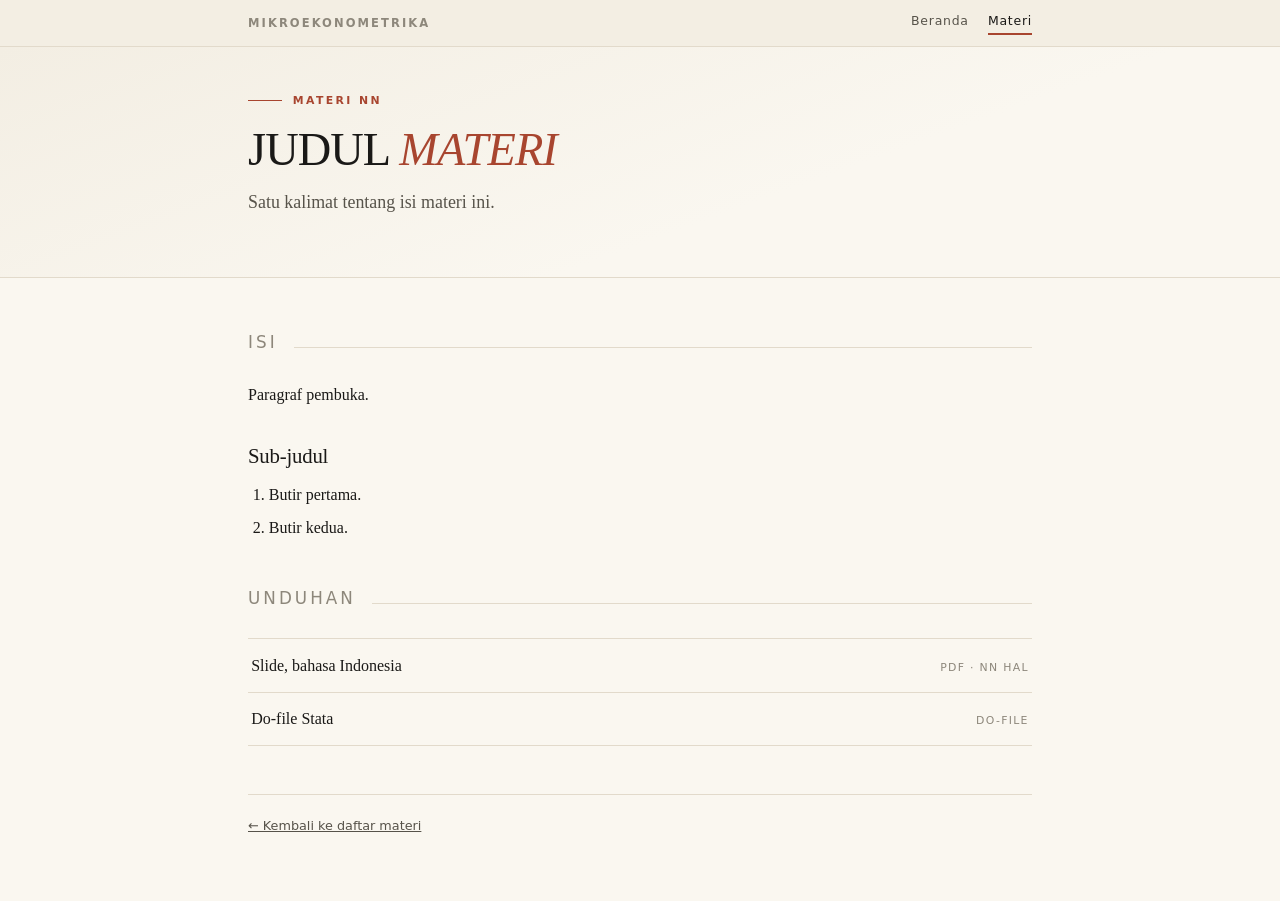
<file: topics/_template.html>
<!DOCTYPE html>
<html lang="id">
<head>
<meta charset="utf-8">
<meta name="viewport" content="width=device-width, initial-scale=1">
<title>JUDUL MATERI — Mikroekonometrika 2026</title>
<meta name="description" content="Slide dan do-file untuk JUDUL MATERI.">
<!-- Set the real URL after the first deploy, then uncomment.
<link rel="canonical" href="https://anshory1972.github.io/miktrik2026/topics/NN-slug.html">
-->
<link rel="stylesheet" href="../assets/style.css">
</head>
<body>

<div class="topbar">
  <div class="inner">
    <a class="brand" href="../index.html">Mikroekonometrika</a>
    <nav>
      <a href="../index.html">Beranda</a>
      <a href="../index.html#materi" aria-current="page">Materi</a>
    </nav>
  </div>
</div>

<div class="hero compact">
  <div class="inner">
    <p class="eyebrow">Materi NN</p>
    <h1>JUDUL <em>MATERI</em></h1>
    <p class="lede">Satu kalimat tentang isi materi ini.</p>
  </div>
</div>

<main>

  <div class="section-head">
    <h2>Isi</h2><div class="fill"></div>
  </div>

  <div class="prose">
    <p>Paragraf pembuka.</p>

    <h3>Sub-judul</h3>
    <ol>
      <li>Butir pertama.</li>
      <li>Butir kedua.</li>
    </ol>
  </div>

  <div class="section-head" style="margin-top:2.8rem">
    <h2>Unduhan</h2><div class="fill"></div>
  </div>

  <ul class="files">
    <li><a href="../materials/slides/NAMA.pdf">
      <span class="name">Slide, bahasa Indonesia</span>
      <span class="tag">PDF &middot; NN hal</span></a></li>
    <li><a href="../materials/stata/NAMA.do">
      <span class="name">Do-file Stata</span>
      <span class="tag">do-file</span></a></li>
  </ul>

  <footer>
    <a href="../index.html">&larr; Kembali ke daftar materi</a>
  </footer>

</main>

</body>
</html>
</file>
<file: assets/style.css>
/* ==========================================================================
   Mikroekonometrika 2026 - house style
   Palette and typography follow E:\cgetraining\index.html.
   All responsive rules are scoped `@media screen and (...)` so they never
   rewrite the print layout.
   ========================================================================== */

:root {
  --paper:      #faf7f0;
  --paper-2:    #f3eee3;
  --panel:      #ffffff;
  --ink:        #1a1917;
  --ink-soft:   #57534a;
  --ink-faint:  #8d877b;
  --rule:       #e2dacb;
  --terra:      #a8452f;
  --sage:       #4a6b57;
  --indigo:     #3d4d6b;
  --ochre:      #9a7420;
  --shadow:     rgba(60,50,35,.10);
  --shadow-lift:rgba(60,50,35,.18);
}
@media (prefers-color-scheme: dark) {
  :root {
    --paper:     #14130f;
    --paper-2:   #1b1a15;
    --panel:     #211f1a;
    --ink:       #ece7dc;
    --ink-soft:  #b0a99b;
    --ink-faint: #837c6e;
    --rule:      #33302a;
    --terra:     #e08a6c;
    --sage:      #8fc0a0;
    --indigo:    #93a8cc;
    --ochre:     #d9b356;
    --shadow:     rgba(0,0,0,.35);
    --shadow-lift:rgba(0,0,0,.5);
  }
}

* { box-sizing: border-box; }
html { -webkit-text-size-adjust: 100%; }
body {
  margin: 0;
  background: var(--paper);
  color: var(--ink);
  font: 16px/1.6 "Iowan Old Style", "Palatino Linotype", Palatino, "Book Antiqua", Georgia, serif;
  -webkit-font-smoothing: antialiased;
}
img { max-width: 100%; height: auto; }
.sans { font-family: "Avenir Next", Corbel, "Segoe UI", system-ui, sans-serif; }

/* ---------- nav (room for more menus later) ---------- */
.topbar {
  border-bottom: 1px solid var(--rule);
  background: var(--paper-2);
}
.topbar .inner {
  max-width: 52rem; margin: 0 auto;
  padding: .7rem 1.5rem;
  display: flex; align-items: center; gap: 1.4rem; flex-wrap: wrap;
}
.topbar .brand {
  font-family: "Avenir Next", Corbel, "Segoe UI", system-ui, sans-serif;
  font-size: .72rem; font-weight: 600;
  text-transform: uppercase; letter-spacing: .18em;
  color: var(--ink-faint); text-decoration: none;
  margin-right: auto;
}
.topbar .brand:hover { color: var(--terra); }
.topbar nav { display: flex; gap: 1.2rem; flex-wrap: wrap; }
.topbar nav a {
  font-family: "Avenir Next", Corbel, "Segoe UI", system-ui, sans-serif;
  font-size: .78rem; letter-spacing: .06em;
  color: var(--ink-soft); text-decoration: none;
  padding-bottom: 2px; border-bottom: 2px solid transparent;
}
.topbar nav a:hover { color: var(--terra); }
.topbar nav a[aria-current="page"] { color: var(--ink); border-bottom-color: var(--terra); }

/* ---------- hero ---------- */
.hero {
  position: relative;
  overflow: hidden;
  background: linear-gradient(160deg, var(--paper-2) 0%, var(--paper) 62%);
  border-bottom: 1px solid var(--rule);
}
.hero svg.art {
  position: absolute; inset: 0;
  width: 100%; height: 100%;
  pointer-events: none;
}
.hero .inner {
  position: relative;
  max-width: 52rem; margin: 0 auto;
  padding: 4.5rem 1.5rem 3.2rem;
}
.hero.compact .inner { padding: 2.8rem 1.5rem 2.2rem; }

.eyebrow {
  font-family: "Avenir Next", Corbel, "Segoe UI", system-ui, sans-serif;
  text-transform: uppercase; letter-spacing: .22em;
  font-size: .68rem; font-weight: 600;
  color: var(--terra);
  margin: 0 0 1rem;
}
.eyebrow::before {
  content: ""; display: inline-block;
  width: 2.1rem; height: 1px; background: var(--terra);
  vertical-align: .28em; margin-right: .7rem;
}

h1 {
  font-size: clamp(2.4rem, 7vw, 4rem);
  line-height: 1.03;
  font-weight: 400;
  letter-spacing: -.02em;
  margin: 0 0 .9rem;
}
.hero.compact h1 { font-size: clamp(1.9rem, 5vw, 2.9rem); }
h1 em { font-style: italic; color: var(--terra); }

.lede {
  font-size: 1.12rem;
  color: var(--ink-soft);
  max-width: 34rem;
  margin: 0 0 1.6rem;
}
.stats {
  display: flex; flex-wrap: wrap; gap: 2.2rem;
  padding-top: 1.3rem;
  border-top: 1px solid var(--rule);
  max-width: 34rem;
}
.stat .n { display: block; font-size: 1.75rem; line-height: 1; color: var(--ink); }
.stat .l {
  font-family: "Avenir Next", Corbel, "Segoe UI", system-ui, sans-serif;
  font-size: .7rem; text-transform: uppercase; letter-spacing: .14em;
  color: var(--ink-faint);
}

/* ---------- layout ---------- */
main { max-width: 52rem; margin: 0 auto; padding: 3.2rem 1.5rem 4rem; }

.section-head { display: flex; align-items: baseline; gap: 1rem; margin: 0 0 1.6rem; }
.section-head h2 {
  font-size: 1.05rem; font-weight: 400; margin: 0;
  font-family: "Avenir Next", Corbel, "Segoe UI", system-ui, sans-serif;
  text-transform: uppercase; letter-spacing: .18em;
  color: var(--ink-faint);
  white-space: nowrap;
}
.section-head .fill { flex: 1; height: 1px; background: var(--rule); }

ol.list, ul.list { list-style: none; margin: 0; padding: 0; }

/* ---------- cards ---------- */
.card {
  position: relative;
  background: var(--panel);
  border: 1px solid var(--rule);
  border-radius: 3px;
  margin-bottom: 1rem;
  box-shadow: 0 1px 2px var(--shadow);
  transition: transform .18s ease, box-shadow .18s ease, border-color .18s ease;
  overflow: hidden;
}
.card::before {
  content: ""; position: absolute; left: 0; top: 0; bottom: 0;
  width: 3px; background: var(--accent, var(--terra));
  transition: width .18s ease;
}
.card:hover { transform: translateY(-2px); box-shadow: 0 8px 22px var(--shadow-lift); border-color: var(--accent, var(--terra)); }
.card:hover::before { width: 6px; }
.card a.hit, .card div.hit { display: block; padding: 1.15rem 1.5rem 1.2rem 1.7rem; text-decoration: none; color: inherit; }
.card .num {
  position: absolute; right: 1.1rem; top: .75rem;
  font-family: "Avenir Next", Corbel, "Segoe UI", system-ui, sans-serif;
  font-size: 2.6rem; font-weight: 700; line-height: 1;
  color: var(--accent, var(--terra));
  opacity: .13; letter-spacing: -.03em; pointer-events: none;
}
.card h3 { font-size: 1.22rem; font-weight: 400; margin: 0 0 .3rem; letter-spacing: -.01em; }
.card a.hit:hover h3 { color: var(--accent, var(--terra)); }
.card .place { color: var(--accent, var(--terra)); font-style: italic; }

/* a card with nothing published behind it yet */
.card.tbd { opacity: .6; }
.card.tbd:hover { transform: none; box-shadow: 0 1px 2px var(--shadow); border-color: var(--rule); }
.card.tbd:hover::before { width: 3px; }

.meta {
  font-family: "Avenir Next", Corbel, "Segoe UI", system-ui, sans-serif;
  font-size: .78rem; color: var(--ink-faint);
  letter-spacing: .02em; margin: 0;
}
.meta span + span::before { content: "\00b7"; margin: 0 .5rem; color: var(--rule); }

/* ---------- prose ---------- */
.prose { max-width: 34rem; }
.prose p { margin: 0 0 1rem; }
.prose h3 { font-weight: 400; font-size: 1.3rem; margin: 2rem 0 .6rem; letter-spacing: -.01em; }
.prose ol, .prose ul { padding-left: 1.3rem; margin: 0 0 1rem; }
.prose li { margin-bottom: .45rem; }
.prose a { color: var(--terra); text-decoration: none; border-bottom: 1px solid var(--rule); }
.prose a:hover { border-bottom-color: var(--terra); }

/* ---------- download rows ---------- */
ul.files { list-style: none; margin: 0; padding: 0; }
ul.files li { border-bottom: 1px solid var(--rule); }
ul.files li:first-child { border-top: 1px solid var(--rule); }
ul.files a {
  display: flex; align-items: baseline; gap: .8rem; flex-wrap: wrap;
  padding: .85rem .2rem; text-decoration: none; color: inherit;
}
ul.files a:hover { background: var(--paper-2); }
ul.files .name { flex: 1 1 14rem; min-width: 0; }
ul.files a:hover .name { color: var(--terra); }
ul.files .tag {
  font-family: "Avenir Next", Corbel, "Segoe UI", system-ui, sans-serif;
  font-size: .68rem; text-transform: uppercase; letter-spacing: .12em;
  color: var(--ink-faint); white-space: nowrap;
}

.pill {
  display: inline-block;
  font-family: "Avenir Next", Corbel, "Segoe UI", system-ui, sans-serif;
  font-size: .72rem; letter-spacing: .08em; text-transform: uppercase;
  border: 1px solid var(--rule); border-radius: 999px;
  padding: .28rem .75rem; margin: 0 .4rem .4rem 0;
  color: var(--ink-soft);
}

.notice {
  font-family: "Avenir Next", Corbel, "Segoe UI", system-ui, sans-serif;
  font-size: .85rem; line-height: 1.55; color: var(--ink-soft);
  border-left: 3px solid var(--ochre);
  background: var(--paper-2);
  padding: .8rem 1rem;
  border-radius: 0 3px 3px 0;
}
.notice strong { color: var(--ink); }
.notice code { font-size: .88em; }
.notice a { color: var(--terra); }

/* NOTE ON SPECIFICITY. `.prose a` is (0,1,1) and would beat a bare `.btn`
   (0,1,0), painting the label terracotta on a terracotta ground - an
   invisible button. Every button rule therefore repeats the `a` element so
   it matches at (0,1,1) or higher and wins on source order. */
a.btn, .prose a.btn {
  display: inline-block;
  font-family: "Avenir Next", Corbel, "Segoe UI", system-ui, sans-serif;
  font-size: .82rem; letter-spacing: .04em;
  text-decoration: none;
  color: #fff; background: var(--terra);
  border: 1px solid var(--terra);
  border-radius: 3px; padding: .62rem 1.1rem;
  margin: 0 .4rem .4rem 0;
}
a.btn:hover, .prose a.btn:hover { filter: brightness(1.08); border-color: var(--terra); }
a.btn.ghost, .prose a.btn.ghost { background: transparent; color: var(--terra); border-color: var(--rule); }
a.btn.ghost:hover, .prose a.btn.ghost:hover { border-color: var(--terra); filter: none; }

/* In dark mode --terra becomes a light salmon, so white label text loses
   contrast. Flip the label to near-black instead. Declared after the rules
   above so it wins at equal specificity. */
@media (prefers-color-scheme: dark) {
  a.btn, .prose a.btn { color: #14130f; }
  a.btn.ghost, .prose a.btn.ghost { color: var(--terra); }
}

/* ---------- footer ---------- */
footer {
  border-top: 1px solid var(--rule);
  margin-top: 3rem; padding-top: 1.3rem;
  font-family: "Avenir Next", Corbel, "Segoe UI", system-ui, sans-serif;
  font-size: .8rem; color: var(--ink-faint);
}
footer a { color: var(--ink-soft); }
code {
  font-family: Consolas, "SF Mono", monospace; font-size: .92em;
  background: var(--paper-2); border: 1px solid var(--rule);
  border-radius: 3px; padding: .1em .4em;
}

/* anything genuinely wide scrolls inside itself instead of widening the page */
.wide { display: block; width: max-content; max-width: 100%; overflow-x: auto; }

@media (prefers-reduced-motion: reduce) {
  .card { transition: none; }
}

/* Scoped to screen so print is untouched. */
@media screen and (max-width: 34rem) {
  .hero .inner { padding-top: 2.6rem; }
  .hero svg.art { opacity: .5; }
  .card .num { display: none; }
  .card a.hit, .card div.hit { padding-right: 1.2rem; }
  .stats { gap: 1.4rem; }
  main { padding: 2.4rem 1.1rem 3rem; }
  .topbar .inner { padding: .6rem 1.1rem; gap: 1rem; }
}

/* a language link under a card, in the card's own quiet register */
.meta a { color: var(--terra); text-decoration: none; border-bottom: 1px solid transparent; }
.meta a:hover { border-bottom-color: var(--terra); }
</file>
